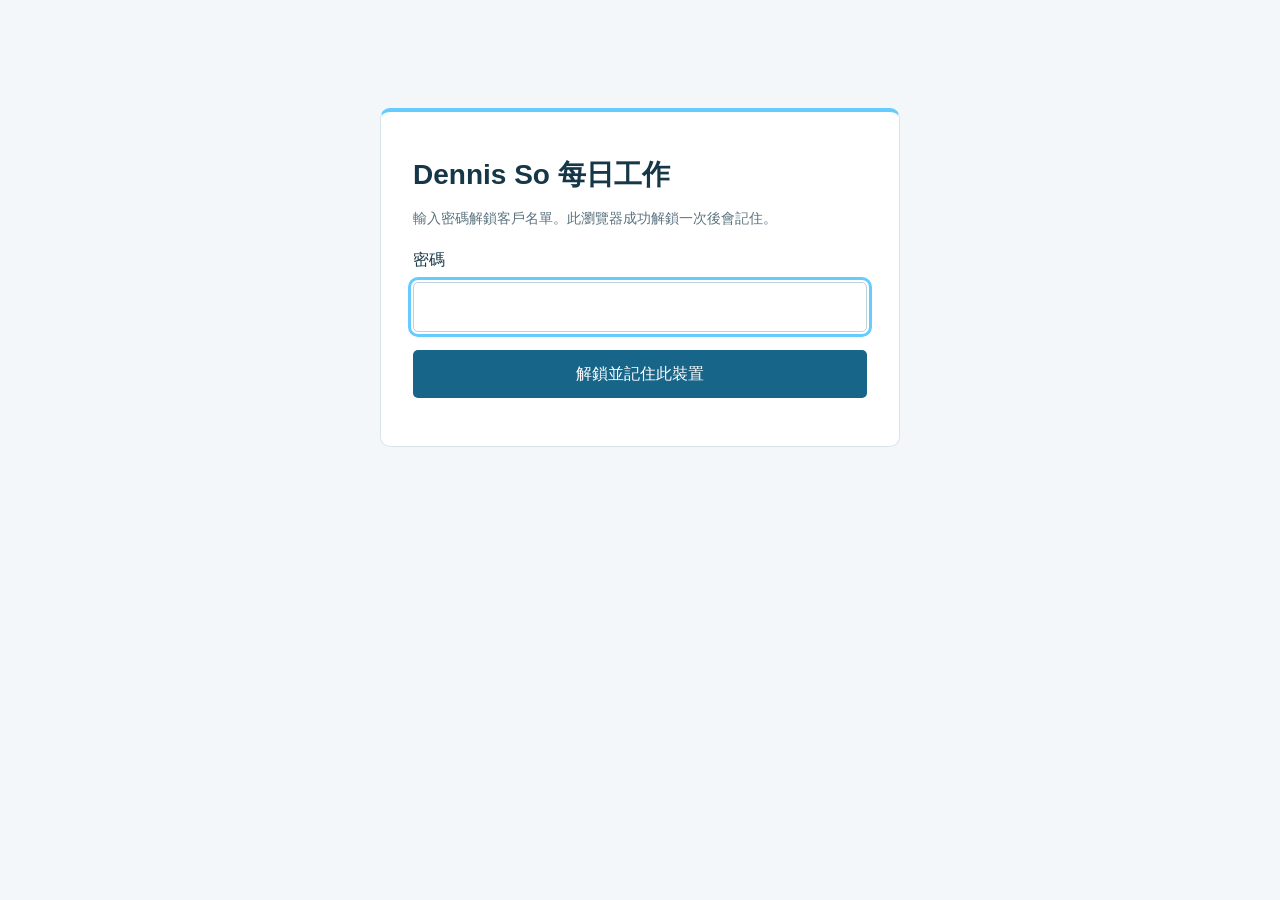
<file: index.html>
<!doctype html>
<html lang="zh-Hant" data-directory-locked>
<meta charset="utf-8"><meta name="viewport" content="width=device-width,initial-scale=1">
<meta name="theme-color" content="#214f42"><title>每日工作 · Dennis</title>
<link rel="stylesheet" href="client-review-v3.css"><link rel="stylesheet" href="style.css?v=20261020-wa1">
<body>
<aside><a class="brand" href="./">D<span>每天，做好一點。</span></a><div class="side-label">MY WORKSPACE</div><button class="nav active" data-filter="open">◷　待辦工作</button><button class="nav" data-filter="star">☆　重要事項</button><button class="nav" data-filter="done">✓　完成紀錄</button><div class="aside-bottom">一件一件做，慢慢向前。<small>你的個人工作空間</small></div></aside>
<main><header><div class="brand"><span class="mark">DS</span><div><strong>Dennis So</strong><small>專業財富規劃 · 每日工作</small></div></div><span class="save" id="save">● 此瀏覽器自動儲存</span></header><section class="intro review-hero"><div><div class="eyebrow">DAILY WORKSPACE</div><h1>每日工作</h1><p>由一句祝福開始，逐項做好今日的事。</p><span id="date"></span></div></section>
<section class="review-section" id="birthdays"><div class="review-section-head"><span class="review-section-number">01</span><div><h2>生日客戶跟進</h2><p>睇名單、確認祝福，再開啟 WhatsApp。</p></div></div><div class="birthday-toolbar"><label>工作日期 <input type="date" id="birthdayDate" value="2026-10-19"></label><label>正式開始日 <input type="date" id="startDate" value="2026-10-19"></label><button type="button" id="dailyView">每日生日</button><button type="button" id="catchupView">補發十月生日 · 1–20 日</button></div><div id="catchupControls" class="notice" hidden><strong>補發十月生日</strong><p>獨立補發清單；可提前處理至 10 月 20 日。完成後會沿用同一份紀錄，不會在每日清單重複待辦。</p><label>由 10 月 1 日補至 <select id="catchupEnd"></select> 日</label><button type="button" id="pendingBirthdays">只看未完成</button><button type="button" id="allBirthdays">顯示全部</button></div><p class="review-note" id="birthdaySummary"></p><div id="birthdayList" class="review-grid"></div><details class="review-optional"><summary>生日祝福版面預覽</summary><div class="review-optional-body"><div class="greeting"><small>HAPPY BIRTHDAY</small><h2>生日快樂！</h2><p>幸福自在，身心健康。<br>願你新一年充滿喜悅，每日都有值得開心的事。</p><span>Grace &amp; Dennis</span></div><a id="birthdayPreview" target="_blank" rel="noreferrer">開啟原有生日祝福頁面 ↗</a></div></details><p class="review-note">WhatsApp 連結會預填文字，由你確認收件人及發送。開啟連結不代表已送出。</p></section>
<section class="review-section"><div class="review-section-head"><span class="review-section-number">02</span><div><h2>每日客戶聯絡循環</h2><p>每日一位 Plus A、一位 A；兩組各自完成一輪，再由頭開始。</p></div></div><p class="review-note">使用上方工作日期。完成後今日保留紀錄，下一個工作日才輪到下一位；未完成不會跳過。</p><div id="contactLoops" class="review-grid"></div><details class="review-optional"><summary>查看兩組輪流名單及紀錄</summary><div id="loopHistory" class="review-optional-body"></div></details><button id="workflowExport" type="button">備份生日及聯絡紀錄</button><button id="workflowImport" type="button">還原生日及聯絡紀錄</button><input id="workflowFile" type="file" accept="application/json" hidden><p id="workflowNotice" role="status" class="review-note"></p></section>
<section class="review-section"><div class="review-section-head"><span class="review-section-number">03</span><div><h2>其他待辦工作</h2><p>逐項加入，未完成工作會一直保留。</p></div></div>
<section class="stats"><div><span>未完成</span><strong id="remaining">0</strong></div><div><span>今日完成</span><strong id="todayDone">0</strong></div><div><span>重要事項</span><strong id="important">0</strong></div><div class="quote">不用一次做晒。<br><b>由下一件開始。</b></div></section>
<section class="board"><div class="board-heading"><h2 id="listTitle">待辦工作</h2><span id="count"></span></div><form id="add"><label class="sr" for="task">新增工作</label><input id="task" maxlength="300" required placeholder="加一項工作…" autocomplete="off"><label class="sr" for="due">到期日</label><input id="due" type="date" title="到期日（可選）"><button class="primary">＋ 新增</button></form><div class="tools"><label class="sr" for="search">搜尋工作</label><input id="search" placeholder="搜尋工作…" type="search"><span>未完成的工作會一直保留</span></div><div id="list"></div></section>
<footer><span>資料只儲存在目前瀏覽器，不會自動跨裝置同步。</span><div><button id="export">匯出待辦備份</button><button id="import">匯入待辦備份</button><input type="file" id="file" accept="application/json" hidden></div></footer><p id="message" role="status"></p></section></main><script src="data-loader.js?v=20261020-lock1"></script><script src="app.js"></script><script src="workflow-model.js?v=20261020-wa1"></script><script src="birthdays.js?v=20261020-wa1"></script></body></html>
</file>
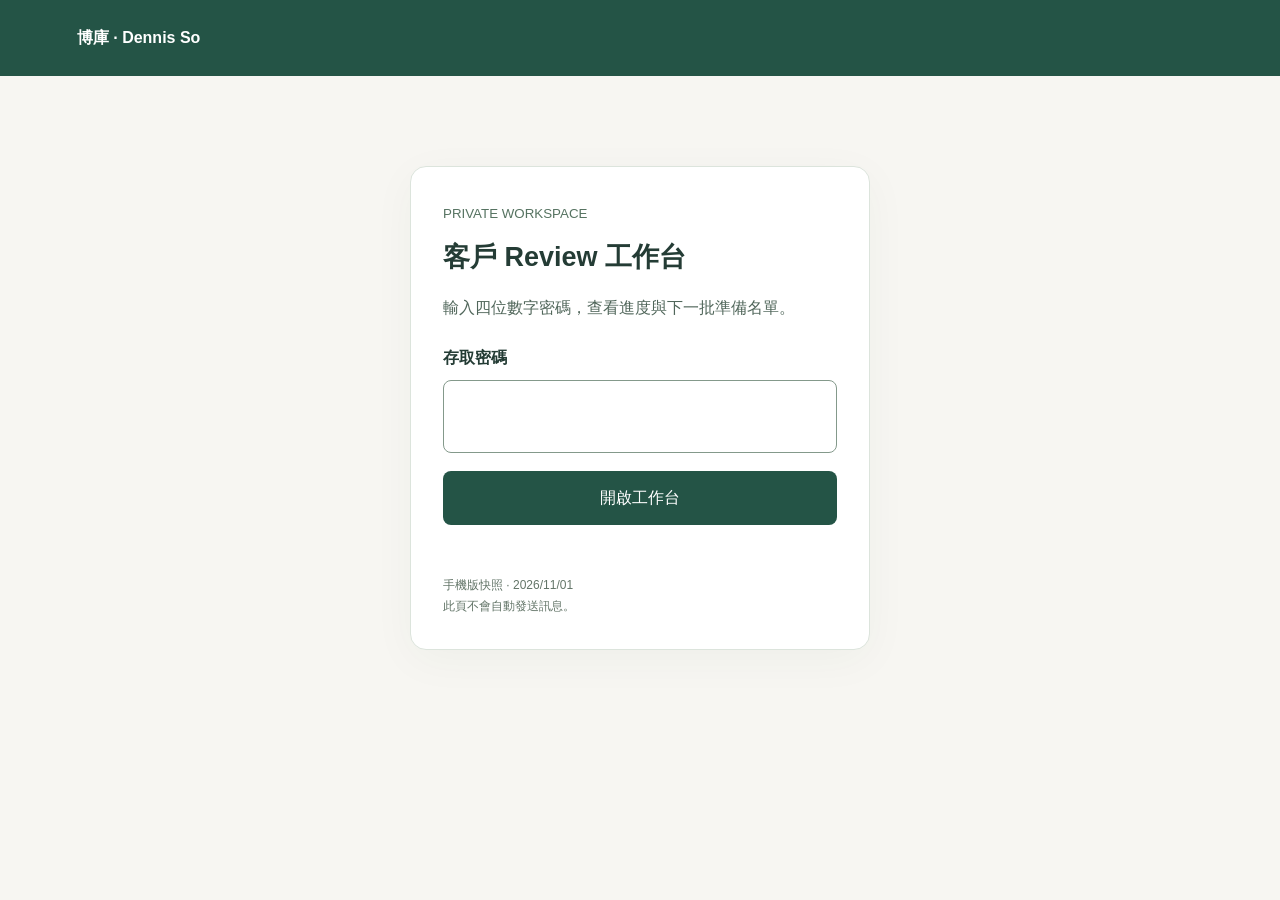
<file: client-review/index.html>
<!doctype html><html lang="zh-Hant"><head><meta charset="utf-8"><meta name="viewport" content="width=device-width,initial-scale=1"><meta name="robots" content="noindex,nofollow,noarchive"><meta name="referrer" content="no-referrer"><title>Review 工作台 · Dennis So</title><style>*{box-sizing:border-box}body{margin:0;background:#f7f6f2;color:#243c35;font:16px/1.75 "Microsoft JhengHei","PingFang TC",sans-serif}header{padding:24px 6%;background:#245446;color:white;font-weight:600}main{max-width:460px;margin:10vh auto;padding:32px;background:white;border:1px solid #dce4dc;border-radius:16px;box-shadow:0 10px 45px #1a44200a}small{color:#567361}h1{font-size:27px;line-height:1.5;margin:10px 0}p{color:#50665a}label{display:block;font-weight:600;margin:22px 0 8px}input,button{width:100%;font:inherit;border-radius:8px;padding:13px}input{border:1px solid #84998b;font-size:26px;letter-spacing:12px}button{background:#245446;color:white;border:0;cursor:pointer;margin-top:18px}button:disabled{opacity:.6}#status{min-height:28px;color:#91512c;font-size:14px}footer{font-size:12px;color:#637568;margin-top:22px}@media(max-width:520px){main{margin:9vh 18px;padding:26px}}</style></head><body><header>博庫 · Dennis So</header><main><small>PRIVATE WORKSPACE</small><h1>客戶 Review 工作台</h1><p>輸入四位數字密碼，查看進度與下一批準備名單。</p><form id="unlock"><label for="pin">存取密碼</label><input id="pin" type="password" inputmode="numeric" autocomplete="off" pattern="[0-9]{4}" minlength="4" maxlength="4" required><button id="submit" type="submit">開啟工作台</button><div id="status" role="status" aria-live="polite"></div></form><footer>手機版快照 · 2026/11/01<br>此頁不會自動發送訊息。</footer><noscript>請啟用 JavaScript。</noscript></main><script id="encrypted-data" type="application/json">{"salt":"xtJe9o+/sT6dAtdmpsPnww==","iv":"DCyl06xrF9FVEsyI","cipher":"OQ5OmhQW3IC/3amV8eO+DN+Qt0NodCjI8zhAi5+WFJKZhlih8wtaZj62y4wurU3ImZhQXpwImQ+lHwQ3njQb8qFGIIgeeubC5cst+6MPifDM4lrcPgu53uX46WynFXGwQ2aOFXaMo6zPk4UjnFrvc5gBUoisVF+LJsysmx1M8zbcoacZGEWsyw0z51UTjYfxopV0h+9T3XPq/zEPxK4VwVv08I3NbxDh1aFfeltMYw09ydXvSEJNcL24vf3qPux2KBul50YqJZhfO544IKmxImZBpCRGNwXaDbw4Fj4/nXge4Sk/FiQOxWneW6sDljF3YO+shj8hm7yaeNnbRoiQHVsjlue5+gova6XqxLsdV3afGj6TbZs8PSuS1VMCXkx8ywOAFWl+CxWEKyJq7WSSNo5qPUTShasNPAyACMtkq45GU7jxvJNma/N1E0s5/R86UQxwQWUrasRPwqagrYxE/RFZVBBxf8yPtAWiFyAgGHZqIBvZJpIu/kart0dLk18ggOf8a2I/QcNGz9bPMirG3sL/dChxpFqbfmeOgBa96rhmxyFVaE2S4CSk7Ze9lQRC5QyXLKOmaXM9k0HuYQbwkhyr8If4IriSEBQ5FuKRL/QqwlCWHA1XMUmpfhJjQcZAuoE4SjxJvaRAXDj5ODNaS77tp5tIfVTdijAAGTOj24/3cAUmpD4hTO6WQbOjpaLvFO7YzMdx6qlDIgfQ3ireR88eUEiZSLdH5S6K46ESJg9GXc0+pkJJ2z9yj1M0o1u8Y1J9wLEa1yZN2LHuBziEeRxu1PWlrgWFxoCE4w2PA0+o2BL/LxxgUm2R8Po0iV/fKUJ0OjWxebr+kMiX+IzteSvxX3RHmfHFsv4sZLb7H6RC5yie89ubxZzO/d5O3/GGpivu1pcnapQUP4DKU4R6OCkGwF/k7Cedt7KclmsR0eOxD5G8tB/QOhB8RcWRzdRCI95uJsWU3lSs8i+BucEqeim30Py8wmM8uZtSITVY17TWz9/+/olAwsDFUKe8vCAW6v9dsY1mSCnAyiNVzLg8c5LsGs0lrX36z0U+O96MFYGszl651u+W1qN8T0+d7+v+R9pUVBMsrXw3VADEbDEshaC+V+6gxJjsluhPcg/9Tz+HoayLymd0r+qFR8xcmRBVwdqOvWQxIJaVBOf8F807/yAAyi/QNxyoua0+kpMg91/YAMiYH/TvtM/2rKoduWZPPmfzT8YPUs1Q7y1907ufHBR220zybRk++NnJXrnITXrx65saBN6Fff+ioUm9rEJ3432RYkjoGcOls8F8XjoxfL+sjS9v+pZy1MLvxC7usZnq5POPyoUZo36Wa6ESeftJGxjZAiWUgIDDU1qu+bH1B/7p4n43OuHF5Bm6iMFUTBuspWj0KsDS+By7gPghXEE9O10/N2a/tCzk7zQaV4H8KvgNvSJwUCA7iE4aWn+gDDotjSk2j1nxyFieEYmuB2k+Komo5iVJtApTaBFdDM/4jRTZdCr/[base64]/kFjRExNIAy8b8fYuJW9O670scZuL53HUltlJ5xL3OcOAgpImRO8HtmfSxsF69+o7K0u0DX/JdtLGuxCdvcMP2HeYRkbH0rh5DJHhDprvAmirNt7ZB7WphBIOYClpyZuaSls9Xc9TRVLm6lLAz/FTNtYJtYq/d7R2DU7xn5zfcgIuheNx2FiQRBsnmliZmkjip2VBTm8bUhe8wQb4MzioOBYpQtSc2hG52AG2uncpePpHKf+/VdjBLcWl3zwyCbNuBpcEFngRF8++EzGluN3r/nQDtZxzIiUrt1k2zQD+TklSIfmicLRXjcS7jDNtCvYnbENbgHozkIIn1Hd3VTXWuIVFcqwugiM3N0iHbGOSVwUoExvFsu7e99AdkCcmAEd6cH9RL4yZxF1UJKzAOs2dQebQLimxLltJwU5c5ixmSC8ZUNYdgIjK/+YL5klG501b8bokt629pbGqzlSBdHR8HhNK4xrTQckXFrddlc1POKcIXJTW2uRuHYt2VEpbAdQ0WxL3IXi+SQc6dkzrkAFmBUPg9ITzAKa9qgJBHQH5rUbM0V7KPzQui2oExg6HBLxVoI9tsth3b4igFV7uF3Ru4NqpEv//GBkjckGUQAC1tqmeZqTvhONpg+ITiaEwh9ecHAWzXgN7RcR/uJdSmgPDo6b5jmv+WIKr2+IxOBFPKZfmPXFO69wi2HQHLxEcVA3ieUwMDNwnN68uu4R5aJplCglmiXR/8c9EmEVbOG/DRBL/rV4SrFgejVIDvQax0DcK88g5xBokUiQ3xdYw2BNCa9/NnmZvhPU8hfRegJXEiA8gVr5aqxS1o8K+seu6E8btA5RsNi6uB7BdtMYWZ5GfdeYqDBRpaqX1qCq0vDO+OBRLAAxgcmDlgjejXUwZJtxLfVe92ot2/WH3Pw+pQ+PvuPSXeswNGeNBNJmU7tig9OoMYlJPLSQrAmj1bgztwGGCAI6dc1PFyxxotR/7IZFFp2PoaSmTmZCvWaUpg8iadYUdZo8KUdSlc5Od3MHha3w2T8mIWext7g8WkyLFkyDYo4ttQFksJj49ic21uZPXmNCr8M6O/W3AZFvfn9/uEUCSHEg6LtvZQKU+9Pw+7lEQrp9Hv7aysudnZW92ZOn4FulSbb+HQ1PMulCjneQaJ1ualr/TlEkraPfU/IWGqcKWdy5pomCZFRUDhWU87uR8d3yNX9gHU7VrfDls06AtROZbnuDfZKebDxErcZhbRD6yIhI8kk/XDiEwJR+6+n8E/eMFSJromdfrO1kpIK5WK9aqr/HxhuvZTU3kNSHMw34w2p0IvsZ4yvW95HlRoBvU86SU/KLn+EWao4zXcKzKdhiBWa37wY1uXfakukCNpX7Edzypz0uaGTO4Xzb4CgZpP1CP7b2psv70QblVIf7pwXSsTNIkowxc8BUn+XkTQzh5cYgIWFv9diK4RdAhKPyiKQyn7qtYmlS8/mj+hI4mg9kUPsCmnqKSZMG5jaBt9anGjrj1Lo5MNbOuLRJfmXwO83VMs6ZkgjmJ8brUzVZUCwmJ2nGDDrHicmbCYmluZVc/vBxPSwzwAdDI/Pmn2YT46mUNF8Y/mtuBu414+fAoc1ozCWSrtjJFM3aZADDCV2F04GVr7xmbqUrU9TOhSid15Th5ekf5RqelmfYuV36iVsR2mvZ0s0yDscfJFIlPl1keqZdlneHcQRBjorHphF/BU8tSEtsD2dHQlyiCzkqrPewqv8E1YFm++uMA7ibxbqjWhbBJbeNdGVqAfYqbX2AHtHQNXFr+RjPDo7k9iwUv4VILGrHHEFZlr5BYyrcLRPyUY1SxRGoJsJcaIWFQdAKdr3vv+56dLGGz+eKKsKXho6AEdTO/vmGyLGdVXdCVIoKT+MNMvR8QGUJQ8DOUfz345pyMdIUo/qPnDXzkQ/1d/ZcMKlxfqlJDDUvPe8Es2EOe67MIFfV+YU5lxA85LM3sY9PEjr/vA8XJ5bYerUs0/GZcouW5/tU2ru1dgqaKn8QCENOjKPIMBeEdDK3tIbaMJ+GRti3SiGgJzJTxzmUH5+x3U6mz8Ml/KZUYkDnO+6vJb7lfHl8kV/xrMpcssb7FNsjaEbZ48NhrvJunP/MW04SARqXua7N0HlvMN+/5TwuC/kHAXiOExyez2wVZOSi7t7yx7vdS/+W12sZYOBQsYQdiOPYIAy9tN+/hmnQ/kUk/9qiErjto1KAlzmVS1MdkpcZpwURamGthS1phuOGZczDl41yWzPcQnUCmygQ03wDrI0LxzSgGwM6YhuAu7Sa8BLwrrBNIfafwjfD+PDAhb6bOQY7vK/SQdS0FMuJo5xitHY9tbHzanjsatg6XqrIpuU5fSEOb7J2a86UZfrS1RoCtpyDKg+8B45cpz0iR6362rUiXfnDvAjTS1D+PfqfD5y88pHOO/SWrn+Q19bVNg1R2kF2vv5TTckFCsLkrAFXYUSynkchd2KXIZEWnMho6glg0IOrkXidtnJw5Vlc2mItSNw8dklfcvd9gRkfIHEYhKtvptNowho9Tbp9lccCv+v1Tfjy9aHTM+C903MjN6HMP8Q9EF83IpVjW54ZVELSThZGsynTZl6/wdgup+rsAISejP3Hb/kah7pnHVlr1goMitNzbT2wcNwcBhnEjUgy43TkNG3za3kVdYitIxAJQ309VCFiPebvv0WMwNceTZYk031TxciN9uH+Wa2mla80scvXLVw/5us4l6W7nQ9AVR8IquuLYbXv7ZkHiIZF6tJ5xtv/ZkccCBgqKLB7aafVgsBZelGHTjv4MXcmr/fHVxY/+IFz6OO4vn8hpcNu7j6Fk66aAmqJY1vqreID8GOaD936BRJwGmU6Y43dinQcy0Gcohnm1hrVgkxZJSiMowj3VdV1/lHmmqPKQcALPPRGztso/fGd5DvfVB7SjXkSTB2KfYv+N5GMzhkzXNOHvsZGmNpEiT5T1+ToBFRMJ3N0q0VSM9j/YGrE9vVhDN03s6cb0LbvB9oW0LZRvV71EFtJoo2UbmVoO87StLHnrmjnMnbXe0BYp4DGqPKZYJhWc3aWxP0K/xdvvYW13bZyMxi5ImWsH4ichUIRsIwvlcyorOeYMdISkNK8RssotlGj9KGO/I+KeP2Td42xdwIvOvaO++eY29dhOrMH0NO9J8j2Jx8DxsbkeCvheHpZA1s3vkMFM3z6NT1svntjXwff69mSv70KjP1xFdZk/ugGZ8R5zZzlw9JTdAIJA5Koqr+LpluTzF/cGxVamvwAsIh5Ulio8s/scfvWXVa/4/ODayN42/Qu9pdkTYKtF0x1ZnGYYd8jxuXH2tb9BngeoOuHMOvFVELDDPUl+mzSe1vSQkLwJcuTlmRyUoBmlGIR75q0XpP8ZhfqO/MRk+cDvtKmwV+ojGTuTIdFFr40ESJXBgS+uyDeg2P5klf20L8ftEvS2GfKQ0ZmbBDJpPptOGYaVtW+4gPUcE8VwJIKcQdKFU6vfz1CJ1Sk2jtTYHWH8IKpSAgo95bbh4rbKWGS6Vn0DuPoYemMqI01eRXi0N9QvkO6pilFMC/cx2N80FHbY2TPmfHQ/E+r5f00wdKgErekS5Zc1TKfSQlnpJqn7Dki76lIdUgRBDrS0CgAP3JJVVmyuXsjKbqYj29YTceA9xHBzSMEkPqxEr58M+62lsfb1zGHw4bTNgHAq//HaK/[base64]/LZtC7Cv+cmkd71H5g4JWky0HUmt2abY+i0EF1n+rIgfnTwM/VeFFHyPhLuQeYz/3EAHZ65/qaYykXTOSVKJ2IdmC70ldewD2KjpYtDf5+1ye9j2m+MVW5U8RyKjxa/y8Fu/dQ2O4lBcyP0LqOBsKMUL4iMdgfG/PBgSKRDdofiJD2Q2PFKMpVGrFN2k1SItKL46jY1dfzSQPQc618GrGnlQWysVGWlFvIiThA7mgqgyEFR/hB5ruMGcr49vomTEjyweTWTi+23B2oso7s1Zym+vR9MKw93Qbj6EV8T4TDdmeb9YFt4Ayw8kQZu45oAzo4oUG4b7xvhXm8F2MBNMcXIU5xp6/73GjUVVxbAlSDVfPsuX/gkDHJ91z2syyB/+kyx9l0OmhDSawgIQXrVxPjH6o5LAO9967nR+qT49poYlLSIAQmDeybjWKNuJRSmGXgAF/jG3IHntdkwK/hF8eHoKk4qhKIcz2/xCuwokneECI8UZEtMzCnHyXEzVBH22FF3S6bEZS8I3NTozpdfoHoC31pOJAjIXXKhjxzXgTItBlxHrDLIsuHwE3RgDTDTd1QGRba3+ecTmN6C9UIkF/ZfuOo0Ob60bfgcrLzKP8RffLfOAcPXftn3jFqc5mjRnc/xIPApJNdmpbXilN8xNuGZomJPkhpfSy+zi/pFfy/B7pz1WT9Z0POm8hBPR7U4dZm8jF//JrSIJNWTZP0Pw3Z88QFr5dh7uyWmoKn9P5bNV9x+ZQsff27Orf+zVqON1O6TZ8scOoa/5iw0y4eWyJcqVKu3AHSQlnPVt46KopReUImEOixvPQnPPnvrKSEh3eFzXKcswAAhhKe5HBOxR0GTm4bKLpdMaSuvZOgxLSiOpxkeOXQjofDCe+SSpx8qGiUGvvcMulXOO3lFMKYphvz3RMWwHqBavbggLgT6e32ttX6F49afIKP++OdsI/7vvWVin3j93anrO7ZqFiUelj72NxLb4wmPu4eaJuzyf74L4w9TsXf6Er6nJmOVFU6EK0npULHHGZMRmj1hYWJ9cAChNB2+lwg/+txYBBPpXGXkeZ0pxc8TWsj+0fb5He20WqPTjHZ+2LcehFywkH4CUSuS1R5t9pvUK80Sdg4PNrmwNGSxlu/XdvrNjBKLmeKwcXWouSMBF/jeWn97huMjgWVne5YCcnXhIUBnuLSZGjeneIY8es57AefSmKfCqWjj8eRNn4gYtW/k6TlTTGS0T7QeJ+2JY1In/fbfiuWEIiGRglqb06TepE8vCGOSq46OplpxkU8gdXrDQUDsB0IkqlChLTsDrSrzByOXdgdvCFOh7q9IDWVJY4ecLeFDAN5pb27KN1z8pSDEpIlStOJ//gddNF8+XPf7B1ADPn2cYjmxHIHCIxW0zllkGtKGOalFgpzx7lKUh+8q/Vi8Y6WUEgmfOURM1uMInBw5/krB7ii1vqJKt5vpToEH1eRCNBgvQRhAoD9qBVNZEwcFACsVHrjn15pOPHmi7md22i1NfSzyUmXXdSXKr2IsQL63xTI6CaeoUjNlfQHcYUq/7rzb0auTtUBldfhZlRA0SP28umO4+kJer6YyDx9FMPsD+hz430r6xGe0HWGmj0WU+ufrXx+dw1ItHJcKJLL47ql/VZXoFa5Pb/AouxdCNJpWmb2i5ZgIWHSdOdD55C5Rn3GzNcdxWAG/xLitX9joxEBACXWqnr/G9WhiGJKe5ZdlyTVPiOEv6hZcgtLmrDLXyBdseYBBe3E+qt9m1lo0YfQEtO6IFlSrOYyM608XMDUlJYgkDQIdqFy3q74vEgAycDjtsNPfsiSjwJ+5sY647YU7hA1GDgxwcWKBOpy2DThiBNgO+DJHqI9wzp6NIZJkBye2F/dRaHG7wWKMkeb2AKi8Cl1HV164xwk9Fhkraa5zwvXbIRm2m5F8JfKzQnnpus+Updt69H8wbNkrPddDN+P4yM1SXCa2x+C/e+daxUwcvHn2c+wmXfnKWRks+vD6TryvoWLmRAhGwDeXXEMB+Ip5i5Wlw4i1JCYBLQGeDyJLrXkBtM1D3SldaQKJF5Bjk8dhDzz8b4n3gtdc/wtKyrqJ3jFOj8XzdptAzGVFUXSEE1auqKEDRcRna/MmMfTZ/3IynIAdHIxyMFUA4gCfAxMfGd3GRhZx2f96ILSSZ+mCOvXVzQSGkNSWLmgz7lGCoxm95URsGWTflaDDmIUPLGZs+zJhlxqzblpdVBuZ4dHTwgJVrTEy81SDsLy0v+8SF2JtjwsmmfEJPadyAP03S8dMgs8987/n3j5shPxmYmjwJfdrBPzSPeO8RQKhPvpRrvBpS7vx31EblmKfiWJbYWzBk6GvegXLSvdtbKTahyA/Ydu5+MZuIgTF76nEYqmuhp1oJnHGyR7yN2VU9jPdF5mls9zjBmD0eD06CB3DSHOBNLOrcRnYaJy0uP+1lbgiVLTeb0DhWkNdDD+9G6msXbWuoX3JXrAYvbDoZjvK16fX5o61r8jCqU/1s5jiHsA09iWN2Bb7yrAFne42+97w+sgXr/rBgIP+N3Zmb9Tb1fG2cNR470mz5tNhYK0mG9C5i4zrlbo9cUJWrzGSNTqv5bC2q/DhEQptEokLAOd7QBfz2KGeKU61ooL0+4e95zhhrdqSX00+Fe0I+8FU1wE6DLGtn9517PnsfAqb0clzTIhAvptAXHT/i5/SQD5++INCr9LvMDIp/u6gPLvz+nV8+vTRYh/3yjUxjHV/bPf0e3IVuH/IrdGnnUfichCdecQMKhbuNTpmpXPER8zvwOBOQL7V8BNeS/fWm3RuSmhXnWJu0/G1CmerPKRw+c/ht8y2JtJznRzw3YYoaf1Owv3kwJQ0u7I3wWCxeqNcI0mgxt+Z1ddjvCipgf3kX/eSvO2hzhh6cVeaW2AU+4ogCxxT3TdlV0DHMbJ55939VaTxfQnALW2VWCNIJD8CUqBj9zJcw91A/nqZ/TVXWBTX+dLKARtFU7UANl3HNxC/MvUZem6s7MSGU2yDv3ZzTD0l/yISs2zJlMeqjDx1p26csaIKHN5iyYPyyKksEQMdlsC+6v9rhkLYIh+qKuU1Gzr9SGs/zv7mnmezBPDLJY9IQVuJxIX5mAdfSr+srpBYwGdQVvjegXtlE0+9lOzgOIA6bwx8zV70z90ZirdbX6vVhoifUKrsO3JNe2kbGmeKQ+O99FkfztBbLcoOtjGNm/6AAVhY36wspn/pPURuKgPNrNRXsNXuKU63QLvouj/OcBCmPcbPIanFA/fr4yxxyGD0MTI8l4kgsdSEllfag1u5fkXBlXXb/eOX0vBPMj2UvGOC7TS9IRS1Fd7w+fo8Xyj372VBhx4F2yY+o9kAPxHa5uxfr8BLWf7JBsBaj/IWp4RSqpvClla/fH3/w2US5+XLthK7uEmu+wdoFI6xvBOr44ho2JWsxx5NNzjJkQcngqdOLCOwZBkEm5H72L4+aZtXWgoY8pMtSOd2i6Z8nXejMZ+x+UHO9bxZTal3diC1U5Tr8dcrQXeNfnMvV4pwnOJabnq92PttRx6n6PqAhT9zT1vDXcVGdMmfYoptobbRzaSIZUf8X/kS5UNERYbY2IlKuqNP+3PjiPjRNWvh5CjyNes5/JdiP8+0Kqw6BBAPbrKylcDviN9RBvxFtgVfUd8vy8eO+P+4Z3/AadzNakURp73CSfvAuYxEu2DKpHOMCmYUvZXmLIiPFW+N/cLVBSDAxzAxrifPM1WtrLFTfm+CEMeKrII/m0feMB1XHEi6pYBkAfEWeDBBBBmyMOquZYZVl0Xojvmyj/B0dxYflCfbP61NLrvwlpk79NzoE00ULGyMKuVZbHXCs8MacN19bT2mr6DWvfvDcQ+kEfNHf5bW5DNXbeux0Id8F4J9DurhnpMsrwqXDqQmcb9DyVHOw58RFGlc10r85yJ8sIqF4+rKhoQuP48EUVNtA2t7Nmuoer52/Uc4vZLFQf1kTHGQVyYTu9zAIHb3vtq2QDsCc/nyEp6qtX8sGE9zp7y3KOrGqUoAB1PhfM5m/qwaX1YiVpuEgGWrPPknM1RmoN3f+dH1bO/f+QvozFXzohny1D/bKLNrYUAhTWP8uvktTiU7ixtiaXg6+r8viewFBR2+8ik+qO1IkSlXWGRIDCe6MzzpMbdKPDRuPd7ef/[base64]/gVwsgKFbTQA1g66rPgVWt34uQ5yM6p6XOZu7ustB3/wcJnzG4RxUqHI1cwOiYOmSOHCbewy5OwqyHp3eXJ/ShjNkxgHzP/8hMcBOhTiCTuwdRjD88DWw+gIZRd4S/ukcqccuaD6OWy+YyraTEAA2xT5AoAvKi7HMPrIFbO+rW+xPXZwPJpkWjeOyuR0ZZKam0n2fNVnanvACmmDhDkm8jGDFdUDw8dwgg4UQLimAjWgNJzAGfoiPVhQqE/KNJ+l3t64G9fPa5EfwMdYx+7X6PevMPWd6IvNxw0ARREvHwdsq0Jk9u3OiGXLu/qQCCO3xgpG2vuVV9t4Ht0Bx82LmkmK3Or3rBMxpNjVcfiZ/0K1QKTmg5R7pHhNu3sKTY6+Q+LC5cHglvRiI3kDJLnmVzaviXwLAd4p/DajcvxjmQ0lmAJHYtM8DYBbVhL3ePyk6H0UMZev/2dHtYayVT2hcO/b+u2Nr1Nw1LKKh/+R7ysYOXQVJR+nMCbpBw0P9kkVRkaE5cSLucuk0GyUPFvuM9Oyvuz5//h7XjIqa/UVSz9Pfmpmk7bEOsOo0S3U1CjDaZbtAAYUTML4203HBhGDOyIE/z38zBChvy4HklBxfTtUGI2DFnnP3njZRumW2T7jzT7g1j3TLg8oaaz5vEqmXTJXSXRuVJMZVEiy9Ng2uM+LfPUIgOHlMDJi9k41sDzOossjw5aBjy7UaZ3otcQGj7OK4r+RB/ovRArqku9lBEtfPPurmkN3PSIKfVORKdCUzKs0oRfT0LiputTbOVH4mFCZFHAznnzIHQ8ZJ+E32PohfPuM5fmgHTkc19jIFeiXhCVNS4R+lFjttcSuJvKpRxeGX/yMxxDArcK8ML6OwgAYv2LUg+IIrcmOqZ1S24ZtBthFz7KUIxdtQ+zn2ic7Bv49u2cDw6e7aU4bBRLxupE1w54EKz+kHQtuFz6tJk7H5a7j2TWvpvx58vF2bakeKyW0YOohKeLtuv7f7S3T/0bL9lLlVu/lVtWRsfpvf37pLcLPz30Uxg0GQXgMmfbSkKVZugfzEoIo1woqJriq53vhlMh1geM0x1fso5qY6hKM2XXJbc+Av5huCD17tYdwk5R0SPKkfqA9nEeHCouX0TenJpU3pdcoL3KVRGqy9s+q6rbMdNQoWSE/D25XH81XNCsoYOnzIGltjugXkIm+9VB+Hp7BvCoJ7xwdcDrGHa++n6XPM5+auKfCntAzo9Au7ln8+xiJhybuQpkfeVT2q/6JmofRD/[base64]/g13sbcZAJOKVR1ASWASuiR2SKyGZU68xN5irTuVpuUhjV1LdmiSgfEpRQTKO2aO4iSDh15YO/ZsFwG+sbSM7EADAQTy5RrogaY9GLVfBCO1Zu+drw2UrMvMI6xcvI8vRu3MhH/Ysjz4u3uVvYo+eqtYxThi80mWClGwOW217bNJwt+b4t1U9FxYA9mdhUD/MaL2t0uCKH77UeB+fDJqs8WWjTqjSILALrx9gEf/uKkyv+hTxFmSK9jrwYDyOVuH30kXnk78ElKMfgT0IXOecFP0GHA6KuNUlpfrcLsQAunqEKpDTbJOHCmV4ScltQ3HPuRu0OYfMYhweBj+2VgKbZKwgeX7lakZqvrgBHcZzMJYMkIUyePb/rnDj55Te4hJR+oOaRwK7XAoo4Na76GMwjy6u8DpQ5v3gXRGIMJygwgptMe0lXiYMULCTCIA+GEmPwpjFuNdzNNGHywTxxGSTkFN/kI9dBZ6juRnuyvtq9VulYIMcqxTu4zXBiFjpi4NX+cyqQPA4gP8ehLx5/7zE9YT2XpVo1rP4tcWMcBIJMLdqRzTlZ78NrffD32LSkkazPfqKLkbOshtH7fpYIxtbEoA18TjD4NXOaGugZOEhKPngL+z4Qn0YPrbp5YCQZbB5kq2QX/8kedPd6FojBCju3lja1xAB/qvKINlOBLtQ5s+/[base64]/8IFVlSigyfnlCrnclDkBshttmekcnkJWYlCzcPfH48wDxCiYve3ondYjxa8Jnji5lbvVh4I6PJz1IYIpzXX7154tWKZh494ncjH1X4QIVuZMv2NYQ3K5pOOaEZx5+PuPuXhGbfksFUa4rINuXv0Q597zt9zVBcqpGIB9JN3q5vlCgiBYSHb/vF+RGWSCMqrCfhxKlyPO3ue6Iop7u/R7awWgPXmZ+r25WlpMxkpR5EHJeIBgLWpULdEe9DFFdW6HlGTy326f6k/7ATqotw/NG/IsTUnVAbBnV+UchbJcf4w9StETdWQZq/CxZrrTp9Rzj3XsX7rmnj4a6FSeZ+gzSX6fKTALnL6imFsMA9zLjcROMIOVsdnNuAIOxoHW1xEWbbT2OgAyJdRNcP8+66vvSqjw6Bzm9J7jQFGoneD+yNlB7OydgvHvFxuoUDR/GRD0aMxMGMdZKYe4zjTeRyYeE12/oq9fKSZOJIQEuSw6EHxuCc0XWC9AnUKIxcL110R8UJbCNmhrAV9lrvHBWViaMvZOhzAtZ1oXyDlnYis0X40n2AqoGjY6NSMJqeFwcIRGSE+e/y/L8B4HWNrko/KwsbT/cVtfZG6sNbK7Bl+zuGkQM9AqO/5DFFZU/gkZEEQ5lIMoXIdTSxxyd1bThlbcSXh2Vw65y2HJqFcJy6sLeBLm08+6sg9DunE/Ec10QMwb5H4kjUdJMazHFr2cZN9homZiCSvg+FGJ9QsCBiZY7SQaBx3IfoGHWpL0yTR2LugKNIrTApzT75N9W2xu5oDZx14s4gedSnqFN2jpNdfJO0TdOu5nFv9dWMu9N8VLSS1eENRWzdBYV2ZDeyv7oIpaaSaAItNbRd0JWqYr8fW1Y/PK2AhUGnC8VCWtfvxNhHTOF2v8Aouc1V/T8z4IPc23tmz96OUCd6CKHZlifBfIORNplSpTKt0j9t9Bgg9ZQuC/WXf0jEy2jfj+9HW7PzgSPau8sGc65HVc5kzt60tKLEqWLZgI2/zSTwo9Z/V4GfMb6ENVlMfNFM8xXUDAK+QPjbbuqnmaFdYBoLFgInh12jgFXjyaGt+aC4CFhPIR/oXftGWlio/R2aKQx39a6kU3YdlrLRaaJoc+qlosGvLmuyfIfs6OxPXFFRZDjI3tnENTykMm7+PLa5lyQe5JcKy30yehvzsiFBs1sWf9xO0QYF91jhRB7r9NDNGq8Rf3vUUVWrTGC/bl4awk8LJ8dLbARPNijb2jviPU5tjjzQWHnMAcpgRDDmVAlQpx7hQSi42vmTx2J0AGPpPWnpWe9O3BDEqttfb/tEMZqT+u6GphoR+ieIKUTaY148BM5r9/lvMQGzoMtCkslB/JBCW4YsWqp3YwlJN24vAxRtFX3RTzu+r0BiV3AUlMGf8iVkFykG670h0XLb9T5JhXiBMhRYPHw12nhQYtjdiuVjJPHGQUF7G0wh3UzBhvt6GWgoV6dxFuWa82VbCM8FcBSPwwHHzZpcxXO2lQV/zDVPcJQFcJv+oC9SWif1eZQ2M6n+vRadZmHxtSBoMhM2lYEFmDI/JK8rYrlOBRT7f1Zj/eUNGCRJPPnYSQp3MD+YVE5j7Lpk5/xKHbGqWkwlvPJY8DNkbBhW84w1QXpBkSdBO5gZCJKZFZFXmU4+nyO46NLZ73Xm3ggQrRmMdVvzJK4XuVwl+JKjDj/WfeL4WXj4DoRd0vtQmR+4lbGDnqYv1nkcNmAwR2vMaVoja2ZxN2jX1yp7PTuqz/bKXcrqKfME6PQUG+ozvv/pGimpaWMlx8oSsfq5wFR1mejEEDhOPSlWDlOoCmfGHUl10DmHXcFjI/mE8ggU217IRqzdUKWlt08wJiVeYlDcw/ubJQ3Yfg9U2vh1KZzbmLL9CvUOsxwLAFjxM2VTE80rh1D17v7vDjshrkKJfWeVBgkyJwPszkE+UykR2z3k7Z6KC8rGpcUJ9m/Jqkx9CeMTnv90xnlwRDGo5bEeJ2rql2BG5fH0kQ04WchbCLaAWm3X0jQK2gamc/EYI5F3n/VAVzN2kOxXHFbEDL2wpNWICtCac7CeR8+Gaq691L40u7QUNFUKzC73azkgmeziZ86ysFszJba781vw1FZlzA9a5OL5jeZItuR7ADW8erFU99XGHOL5k4iVwdwXAB/nLY/++lbmOuPz0d3yt8t9rXPgjnVv2TL0AmDjxepCOptMUg8R6bsketGyy7wYy7so3W0LWSfPs8U2TBLe0w6I5PcnChVFeFdVavwAl4W8r5JoN2pNUKMva/Hfjv6LhVWoyDm51sH0i1EDB9H/megI0piVvs156xTtmhkSBvYCIqt/yszGgto3x51IZl/yVGxHz5t1HEKtjoWqbSQvSYzJGhtSnxl2DlYfYnqrwCUXs98ynj0a/TV1SbxS13LngsX0kRkAIsPMQ5HI4cuUkW4bMDlgh42ibkmHLZrOAMxl/W628Lv7y6f3sVsyLHfeZBTRbHMGyaUmTRfCEHra6ayx6X1oDPO016CFzSiSj4SGxKYaamhW54d1bkd4MnMx1ZTZvRzhfGSwEyKWSeG9UK76jBrZGo/v4DxcA2hZURWtI48/[base64]/jT9KaIW3MnnO+CXc0SoCu/KNTX5n5r28NrhBZsJn8ef7ffH5Zma1S5q0LTWcCQm7qJu1RYy60lItionIURENqa6Rs8yFSdORZkyEuW17fAGzBrDImOOlZS0dBXejPTF1YA9FIDa9lVmBho5sEtiJlG8DeOXsZJW24WTWxLLDbSXUjSAbduhb3R0hD1BLeN/420lr2xSZQSFKjXMcVz/[base64]/XScqOvRWPpiK75CtBdPrpCXPac/[base64]/LEGyiYe/qM5Wzh67s28GmOb9icjgOIp8xc4kweKXGGqmFmDC4kKEm1SOC5wBiwS5FqKQnfpcbeu7JgQssokXBMRKUvy9R46o0jDXVqf4YGVOm3whmwIIMVuqbo48Z2el2AaXMghLklX+38/L8nvVQb0pEU/TqGr8JrQ+CBtXdSBd0FF6OhArkhEeJYAxKVWi2vDzfzKLJBwj4pbuH0FSwNx9bCllpxhPSGo+gVGq4x69o1Pm3GquxaoEouoZs9gG9r0EMsKoRdjG/6vlGUCk20wriKCiacSKxy6XcSd+vYZv4FBt16zO4Subs/xGmcS3Nml8cueFcU8qFaiNnvI7QsHmaV0E0mN9I8tk4keJTm5ge25vEoImUE732HYTrv5DJoqeuRh8tjzSJ78ZEMeR7bRR7oC/f6ZVxumFgQg380z2HR79rg8HdXmnF3/6oJ9KI+thF/gMx7xpsa0t0FWVHb2ThB5jizYj2DQOt+5fMCEjJQT3GN00aXaiG2zuyh4j5pmqAy/I/SCosyOPhZOZ6jcRyS3Q5dQ0tvJokHQ0T045aYwu+T2u4GKjBw8cFmmvzo4uVn6ISrJa8bQS0r5iiW7gPh+L7GBn5LW+3NA8OF1wMcCrXm0F/xOcrMleUn1uKpEIZ6EtkTh3ysbse0dnIqjIQ5paRl2qVKGUwcYxwxv0DQKynC6fG1QXi77qCeCA2QT5mie7BNlvX2WwcyTM/38a5KpjG1o4roP9oqksR9Cot+mn5OHJGge0ye9ECMty6/N37vcb0lU2oWucmgKnkrCfUP8oC6BPGH1V4Qwl1aOiwzIaOxQD8PLj2gnPCkenBqxuMb6fPkPkPH1WhzY62uH0jv8awSMGeKZibDFOxCLB80jebLurDbw5qeZR1dkpVq4+WGGLe2jEEmvIFHKKHAwuKJgO+09t7AsWE6MAnsS1P521/FAvjnNPVpDxnPYl9NRM/cQZOIDO3zE/6wLln9DMmnl741Z9F2X4VO8Qo9hJNASTd7e/m2KGwomoY5PkSl0QyZpkutRMA7tu7RjA5w/Hubn3j1qiDCoy40BwddTjKmJLBYbqwU/2cmUzJZk92bUABOLJvvm4EsEKLx992SzpoifktH4vtyGgIITtlXDmd0OJUvtwKwewp3DhHvUgWf/rOL3W/rowPgZm6eg4Y8140e4/bbLW3F6JoT//79rKVqEqC9EUANBOZMOFRmO1pdDRln3zFN11PfD1LDc9RWkF5YE0O73fASUbT8+esRhQDa5//p8NDvYW+soos6wg3bv9LWbroYuJOlf3wq5bvjp3sVf7JN9khdEfWH1Mpzi9d4OENucpjCjcq7FOu+ivnEGhKWIpHZhRYtuJnsXsoRgcZYefb1TRt1iX0OmvJeCsc63WNjMf2mPmpE1BHCB9Zb61oRQz/kxpVLdF6/+2vjW6Q5DMW/luxvX2cbyEvH5SiE29kDq2+U3rrG4xosUWYGPxOcjLzdmJkeMZ/pJGnJ0fNiotM90Qbe6owNDPtDaS67HOJht3MRMEXx5lEqbJS7C8bIN2GkSVNb2We8M6V2fmEn59iwdUAmFo5ZM6ABQAlQ9E+jPFdxB/IpQy6XAxHJTrVhRyZWw97/kIYMfrbFaRF6U+8SsfAbsRTsd/mHcdFsyofKcW+2IR9BG0WrhIeYvhRlT8uoOUk3z3h8Ta4wCZv+aCJfjT0+0ogoF8DiWOJcO7pjVxXJSVcqTUYmOaORiPmiJ7q9j+U+NQ4SXcblMUwStDfgkY60Sop+473jsyAd8uYvIcK9BkOpM0bif7g0MZmiRg6oRODld+iODAyJBKVQH/Rf3msGdaeMmVRBYMCI7tqkJ1GkPzQgcg1j4WbwkR74pRwdxTNk20HP6hCc8Mt2JZ6es4PkWteBxotMi1t7/hAOromaZud3iTdAnnbrRegtEf8ctUkVVVWkL/txBn4OEgI5yvyqqPYCGNzr4E6tobJhRweveTwrIeel9JYjDV5xWkkcTQxK5s+pjDzWhLtQvB0dsFdG8GTS8U3lmlPA3E/sB0Hk5fYxOoxcypznRSrhBXoCzFHAHXDJ9UkzbbYjUDvWR1KYhyJZdeBVM4xDB6Fu9/RBqzoTTkbtmdsh4sS+3uT7jRYzlykjMBrA3KyxXIfnF91p9qf4zejhGx/MwW9YUfKWuAMWTEHroWmv8WEx065/t0wCjx6uRk/t0xV0EC271MO1izEObnxxPRcrMZghNtb2R3LRnOvfa8esU7t+9+ez6gFF+IxsGgr36iXixOxCG42dVy2S8K/8scTavZBKDtOgzr/9wXHQUgxEDNJuNarSdDk/5/JcBRerWFdsj/tNBhAEeSi69zF5WcVtdpyFZ9/OQCWFkVDT3E7fw5lBMBWAubBR7Ab0HYdECTxw43Bmh3k8jMbLNLgfjg3fDSwKKtXqem04vvqkmDQXT+DpYXl9Z/HdFJ8pQ2dB3wWCISjs3VZLuQ1B0flrXQP20Q5B1nMr4cHNzsQh1/0A7sy7drtk22Pa83sC5K/d+JhVtHjvTVHb5j4X8syCdw7AxFu6LGteCdQ4no1GFaKJM/[base64]/8t9unXxqXbWgZj17D7IjwrHh5Y2+MhK2sio3rs5/SUar1sq3AoV1pdalYAeh/HTShqd5BAqI9fs6iXsyk8X7Ias4iNZ1xLUrYhc2GDhI70hzFWELNy0hiy2bTgyzKkUV6beTRiVnA/xKR1IpL6tnfJIYc3ohmPScoSOvNqTTi+GWzMZxbsyBWxwGf2jo2XiLxXf09bYALYG2k8grC5t3BH+6gZX0VkJMD23ZnJKfHT7ZbaXo0z8SwvHGTfvuBQ6EUAmRz0dAmmzbphKWmyS+n5UCbKatFE/[base64]/2H6kA4maNqTgw3O6i38gKTzacbAaR/x+RnOgX2RItRL98WqCsMZAd1YprfvM1uZkfV1djZFAtVtqlXwtjtHsZUW3uMYtmvGCZnLTZ9Z8xu6Gg1svqtbSrMWIsgnkhgg37uj57NfsCqu3aexLkwVuvRmsIGuwr3/2uXbMuFGI8eaUf+b0S/MkCu2wMzwYM/oX6kqZ5bouc5UGY1MPgFFHPGGpP/2/mKnVC9aj3BRR5V1JV8EHp0ujdwUhGY0EDr7FfmjqrmlB6PgCMzOiYGfTDAKcGsCcvAOdDNhXcjO+Lg2B1T8Y4VmIgoOLSOVpQR0HDr+K5Ku55gh5BshXv6w8hdA/z7fV5S0D+9TdBtU5bwOdflBZSe2gJaP9/SvgLqaVa1iaXEmoeRoFp8ogKYTFez/vYHSZ0WLLJxNQe9wy2DxhtxSB7KPCFJSzPr4eci2iWdOgeiRcILBmuwjFQoHJdoNxwYDwbtPmQOfRbekmnjFBmUonyexPgK3L58XtWKw161Gxr7jTWSltr85cQGC6o1FQoIjObTYeHQLiSrf/4Gr+m5SaJvz7YoKDC2AzukibPLQ9vVsIRH5NFPE/0o5EqRDifbtVEaq4JUOg8rzpjyblEKTgbJZqEG/GD5/cPhtyYYUJspUj42YAvPzvoF3WNJpbzo/IMQFJ9tqWVPKidTo7MjQfxFyk+jPCiWR3kpjBQ7jHfS5bmBuF3l/gnneZdYJKjutPASTKTVLlM6Y+ybjkTZf94HcMyvfisFJqlh/eTd24cOUQWCqJ+EXZyO/sqJNmI41yWcwF8lYnC/3Q6+cA/34Ds/uTxHiMUsqkNW/3eUxkTX5CwLjQuEiD0rLS5esnckIPk+2Z3lCbLqlfnz9Vqw+oETUK/YO2LeV05NUzLSKqsFQ+7lVagOtaIMDMXbYGYembesMVnmstoSZfFKUp/e3vqV6jxLzVM2fzwhxbImvKcXP5LgvvmRiigQnJ+lulGGSTEonDKw1ADj7zE8kmXZg6Raq9UQETChChRaxIYL66WIJpRy4cChv8R+OdfHpCh+Eq4pD3ozgOjd9QW6M6K/P78mB/6/x9x4WGzDLJyx6rCGqTLEkP+GuDEZfY9fCwNHkForPjszYzw8o9LMIl8W146hEPYA+f5e0JZ0XKjE2h7xUCA4LPKV/FTMfxAzKBuQkfk9wUT6GMNAYtkzBrA/GUgcVFr0A6EVfP6NApWrzc8vwPdGXfqjB7TWA7vqJPyl1C2gbdPVUPFdqNFxDm1Zx0wgqEoVJhPtsbhIWvUIcSn4gLIU3TN/5ZrGSW6qfda+QWY0aVtb6uASRTr/gyo+PRdfsKM3vvZGOJ34d9c7eMq39/MfFJUCilgZOEeW2VwcixbRJOrQbUZsFiZgkjr1D+1uS/1GhfHbpS9xvAWamlGZmDH3oHNne1y9S8o+sIYnkbrYGBoEigOGsqT3NfX7NM8K8R+SU/RxQxZ0q1HMVVdlnTvvFNPpzWjaF2oki0I63VNxUsfeVl5pnDXGrSkIYoBFVV2nR9tqeyzlDEch44IZEeNoKFF6JFUwcxSYZtg4Ih2+bIzgTPMr21zsD+BeS8RYoZ+eP68bS+8Lr9pmqpCX/c9cajCW7f0esU7r1+bD4+BXalvwvh18kypQDtTlODy7uV2hi0ys+WBojNJnQdCqAM0v6PEhwGCX0RhDLRSy361TorqpYM/us4+vMStr+UIItq/fys/sXnGX2fn5HXPGFzH5qAbBmtRJ+BDUhMzzTMfXRSIkUdMSwY1GjGw5WFUFZ+F9dW6k5LmyZNZJ64R8VlmBYdQpR8qFhK2uDsEhAW0j5GFUBOSaecDQXWl3Dq0MwUGZFVKywykKgRIKz5JESsjmixsDmK5u98PDbNphcZslIl/csHDndTcgKXckuaaO7DQDZ/WCeFBaQEM3+WcW0OjWmy4lo4POcqktpaAgx07onq5dGSs004TcwFlh/6l5ebA3TIFuFy0Oj2bdJUjA09XiBIh3dnZaIQHqoLJyAXodeoO5PQ1GLSKhCqFxH7/[base64]/AOr34qPzFTqBXJD25mRjo2fCt15GAav0pdw05WuTJ0EzUf375Jyf/[base64]/ymIruflhl8JQzaXUMMxyhs9ASbe/TX+YqGxlM0NLPEqqWBKuWyta10UYKEd1XeFj2qndP4e1LHvzsDj2PHj2ZvjGRpSzIFBOM8jUpqb4YMjvR1MN+wpZLFEysy9E58QoZaX0pWlYBQ4AD/q6cgo9M5EklU+G+lC7o9NdQAofJ5yKBeknXshhLvRfD95Bh03zlVAUcGfLLofosXeHcu4DTwKPW63K1TsIKKzH+fJggl8mFeMEpxq2p4fzEwQ6H7NwFboBRtTFWSoZntQgyNYZRUEW0ZsUCP1Ar6/1qrVJgCVXI9N4NwjHj9ug2OynFv8pi5RbLE/YMXfTopuuGiOE424/I8H84MOPYwHaFg1NQV1Y8BHlchrJBV0aEDA4dD84w+MsAPjUrozpgoHE3HiqcxjLCf9cys0lLwBAexYRXm8DOp38pVGuopxQHKodQOcViWGkMxECSORkT4FVXIxbzS56/lHRMLtsSF1ayQpjVlyEOiNrSHFI7QulAKc5eyTmGEhclnKY2aQToj3BcqhNP4uAkVMELhsw41Ym4Len/BBQaFUMjR1KpBGD7U6ZTQ2jGsc1/4JOavANNLw+WYaY3+Mdu5q5Op2EgJ9MJJ8hzy7QPWb0pXTpORK1FZHAwl82p06QbUn8QrD805v+JxJc+Wn/3IbZ0YqmBWRMkWU/X321F1ZDS1SB4yxk3nulkyRwuSN27GXxKLkNZ1fttZQe/Xm/DmvZEhPz2KA/g6yqeLqiZJkDSmgcTMqq9761YKBxfth5tKaVxlnoWThvkotIuEAqUodFrHELancARZtwuwCzBQ1FcQGNqkrQkDGupnUgAylqdR4UEivY03uxE/ZwdX2nMX5PTU5u//spnQq3tfndBxOcWK0Qs9X3uu2Tzl5w5Ftnd5qLhKx/LQPXUXGQb7dWAkUCQEgYl9Vq0cMW1aIr9xk1MFtT9IhQ+bYC94Gu1EoNsrfanOUzj7+TbupAYJXQlwRnXXYtmtthfEJ3SFkEatvOOYnum2v/[base64]/[base64]//vPiANPYIsFKXUsp5Lt/qgKriEBC90ZLa0hqcEZCu3eIWGd+fdtgcboMfZPjb7NA2Aezrxte33B/N88y0bMnx7FN8wHMm1YM3xow3Z4JFab85TUwzJbSnNJfVuJWbZcmeink0T0BL4//Shienvc9h/I3q+48mqn/dXmuPP0EbZI5DLFTnr3MtNq8HZ2vijHLjoABVMZhWZP9BSoiISLdk7cQGxjy4bpr0Ch7bE6LZ4qhVtdmFEzETwPxq7BEMiPaHYNI0RcFbePO5PdKsRETIlNyEJYAeIe1s6XxPg+MymPYPWLnF5gm3B7r/ErbXKl6KD04wrAFPyyqIAZq3FlXI+Gx4tEseZxi6ggQ2uFsvbQ6ZU+nQkkQ18InSWkYFeNvv6VActvemUawN8vfFyz9GEzf9CkP+urW7g6EBesByFkUfvOLH12Tz1KxARArHuqpHqqZMxuDgiml0CHvaLSouZu1hNW/9Qv1WydMu8es36Gd6qvqeW7iEg5bFZftW4L7Q1xW0I3AZb/[base64]/jXm041BaaVMufPisRO1rfNuT8IPa1nsQFlS10FDzN1FpgfGY5ms7gfJegC9968wU/fHzP7xYsokHcy7Oge4cde6EXqBdr3CSSUnjBtRoVsReReFfMhA+9oefWC75oQeZxEMA0BObx5aClwFHYqo32tdMglWoqDOgpOLiInXBoYVwY+LkA43T0kS77n2s/ynji0EV/lenJFSaWT0JbiMGAk0eZYls0DjH6dlv8tbH7gcZkYyueuTMXn2v6Pf646IHjbzqytqzaIBDh3j6UHsjXgKtiW2U5tvD+GICE44swVsRJ05tbOt0FRmeQ3d7CoHCcpYb+rGCTudsZYFeCoZjKUl9+gn4QpEMmHeOw015/bPoNLkQGS3fqdOkACsjJ5mUiRHtgKtNUn+hXOApeMIAfDRBw5yOQ8LTi/vX2myTveY5leHALvspWouRDKEQqG/dtiGtHwk1b9ZOu2+wTRVrZfYTfqfvLal6Aox8bXuDHYW3BsyqZ4occhCzNfnkxislPZx69M5wwaGzeO2lOicm+fJEGL5TrWov5+yyoNyiVu5v92vwkE5u1kXQZ2hsuDK1DPrSCLA0AVdCBxx57b2rIaFD4i2KrJIIitjbXuS5PrYaBqbnETO7pcja/yxOYU3Z49IYAgEEbi4zmo9v8N3Sy3WKgTqpFfPht8mke1m3fc3clTBo/NrA/77f4EI5E2EsIREQku4Kp+3/lTTlO9QtczINCUntrF8CxqN1MMnASSFSCLy2H7K+5InSfI2p1r9xGqq8/JJk9uRnEF11wi5RyhdAKvtTBOAvefT6xo8RFDyXXGakX3JW0IWlbldYHo4estRL1RCDvSm4QFWlF49DimwTViRVHrSZpIebh59NVEI5o7U8CNE+FV7JNEKsLlkp9jF8+Pb3dH+GPcBNWyp6OPJvynZK8BjzquSpCKK4o/aq8ax8IsFBChVwKajyWAbSX/QggFRbMxhuj/Px06S2CZXtE3vMYXfzGMSgCruHwVgr/33QmrW20oenOL2hl/s5YOmt4u0MGhHlpTH4o4oxhYi5uKB9AV/77aN/2asPMBr4f17y2yfbxZaUlr7AlRwP68MJl88OwNDZtG/bEMkuhWe4b10ONiIF1VK1R4XEL8nwedveYTGDEFWJz8zUxLW1cRgajNAOXSSzyrrrRMd5dTtCSb3w7CWdVCttekFyFLTS60FlGj5IkQAbxEfO7bSh0uHWVbf/T5/AlhNaQlG6S6Ya9Q9v5tCxqPs+EDdOXVtdL7OhfI72TzcK8UOhjeY6OREtoaCvDtqWDiJtnDhbjfUE80JjaBNYqDaMysO7Y2CfRe91KfAGY6zK3iwNs1XM+/yFtvrhfc+qXa+hPhTrJDX9iOB12NFuW4Y/Uu+dzTbNleLiBsiBmKCdvCexyoVlm0FvbDqLlnJwkYuPWjiml45/Tvc49EX29rT0ovhm2eZZg2MFxWktDjXcHXRvnp5Ys5ty/dTnwLAkV+4MGMdK4/2l1O6wFvmkuEoXKRpxm6IxNcByQ+UcRZ7CtoCCVnLzCVnmvpBw7DNqbEg6wbRRaZdwOtxgDGWgQDkBL3eeikYIYPOKHh0z9aISw+mh8XmC2tHbcQLPO5fRTFiGlPRI1KR9p9v+Ud1psreBzN5Ch9aj8SGC8lEYzMHy02HzhUBeCF/g2FIL2ikwtfvfIovabdw1QwLPAKXZsvmkRNgfonuekEGFjnctH84+uqV0fDQJu5I/NBd4HATP4f+kw/sqZfIQgZk7CN9/oSpIsif73UV3+0o7d9Et/[base64]/8phxkhh4uBvJdqszrl3o96nk2lyuQ/tVehMITCTGSGw2EBcrR4e3t8Z8eFnjLRlKOX4qSWoFpw1t4zF/n4mtkb9Ogoxeq4rAGETRmy6AkqwXmZGVzWF8I5rFmbpF31JnvGq0QSpKC78A+ZJ8RzDt+AG63vEde3C/k/[base64]/cNPjgse6QY4xNEBGMnzrKlFccwqnjy/ITPshVCkU2ByMiq8WN+ZA6bL22yoYS7/4H3WXAw9boZu3T1T1D7d69gCFTGxFqE/y97pAQFuEcjPz3yomeobXVTpAk+dkMbsr/E1+XwgYXlUoveakfi3u+EutPxhE7pmcB7a/WLZRVPzsU6dXrK8JGXdyEeHjICZi+62nKIgL/ysoMivFBW9STXteRh3Szea+AJN1lU5T5cJ2ryYaTnszGeTWy0ptM66OKfeyutZsNevE5e7aYDnA8sVgNs5SdpX7nolDjH+eYrdXKtUmZc05SnnQwcYC/WRjG+o8frDSbmm/BBcjVrbABo828VO4xuy1w2Gp6KxZfi+WC3H18eZVJskMcJCIqkapGqAQOUpV6cmMZyhX6/EyrgsZiPrBMIKNKIXmc/88R5trkVIfYYJgZO5v4ZWHiQ+YnARbwu1M4esOz5EmYs7HPlD412/uOTLNfadciBXgVJr4si2dol09beIJwzzbMi1JJHPE3Uv+9q9t/PPTmTsp+odbandd4E3Va7/2D1RnGViTQZxcofsG3QpcbsiaMKJaCNr79kQrGok4FgJF240V4UwYrDVeQ+4RpfuhxI1zJvPkW1gZwUUj5/B4URv1TT0YkAbtRMFtx+Et+7NYoUAJBoWeAUjUgVmF/4LeP5VsNWiVq1i4DjgajasARR0T9+P4a4l3sOzZSRhdB/ACLQfOqRdmdHuARmbMMiCVwqzQFBq0EIhgrKpoSWL8ea/xOM/G+rCUSMXdayCe9RrnPx4LjAw2pj2ZHUVzPdm6M7+Glws8ixxUR0AIM2iQD2KnsSwy+VeN/KQkI4HTghRmK8atQiaTvgRAliU/n00PsFVxq7S+KujECaBiRPCxOfFoU/wvqGfEyvpQcODXJ4FWSj8qDHU2VzYbHYij/+ybygOtoSqcCpFzKSNAc596Lw3sMnn0lJvekz8y0D7pVtL6pexIlrs5b7+XHSFUI8ixkAQxCKM9eHW6KgdJ7Q9QolUw13DHFRvE7j/rXuD2vXRKbJdbELe1RrtqbaQABWiOiVoq/1mA1+9bGc87u4NSW3JnEmDjx2SWIvNbIIgmQCPi6aqsX6WEd7EV2c4nBOzu9/7K4DJ30SNVudtub0kvm7kPReQy2mIIqcTpvbI/qu76E7USaOuma/+GgFBRbSJIjhxSbuNW7aRH9X9/6m/MfqIWipW0qDYfETj96QZpD93BZzkNhG2g30KuVcFpxmrFmsMQd0gDIFPQKzrksSzcoFDN9NtV4ZLYcn3QhKPRWF7oN6it4zvMspZgaKuYlGcjDXyRwI8ZaPmjSyfsamh2UTHpTQ6aZrser5b1qJBZ1WcdzSOVS3ed4ma2KADnCL/ty2lL/gygoZ8ljs734nOZivI33q7J60y74JenDohreXtOGJBQNXP3gwKoK6zo5lySem2RRVv0d3QGCTabAYi3mtwfwKgTqjb7VlRM0btOWynkdxLVWC4a+ZCLxNH1iPpKbY9muWovKuKywuiZyr8M8kGF6xeeAG9SU8baAXx3DCM81Kq1NlsE7YSA/LPRoKtu8kll4YV3n4wy9DdotltACrzUGE9EMFrgfQ53JtrSHvPBIKN8+Rj+HsIby9F2eUOhXDFzGtqF0xjbpdRdOdu9ut5l11OZW005pgcUMrwSimi0RhN9Lb385HwaION7l0+nZ9+8+DVYXMskzkCMQgh/dY/898Aw9COQU8KqUHQ0ruG2UvopkJE8aK5v1cZjqVGxRs/NAO3Mc8TexO4VCUbqiJxEvNIaLhtFJrpdJO63TXt08YOk0uOqqf5A73eN21xLKNfmlqNSCASBe6Am9MrzNFx7DyO+meM1YINJn/mKwjq0hz2cADeAncc4CZd0nSC4LQJK5DGb1pXRdnAfYRG928E/MmKLw08K3kF0a/Anep7OKLpk0Ots8NpRvp7hFqeVHDlktUafqhVIPv381WJ2HqPGIl3NqfaY2K+6OmInFnVa2Sc7F0dllhwt+VPO30EU+pIPMXknJRvsvMMuTQLlr9tJcS0dH2FS0+MFlS6eUO7DEf9rIvec4BJnu+KmcAehmWVpse+WLgviljtqU/4NxWy68ysf+M4JyB8+HRY8lF++WsgVLcURI8og/t4lCMY2UcJlMOgdXAg9PML3lFDGCwtBnQIgBqdxyCm2KFyF69ZUhfSuiSZdBLAKntMO2ks3BacKLjXEC7DbC69a0ftq3iq+s+RAdQZvlOnYg8wLMkKdjUQ1Q26dspZjkzMvH1CNUujszo1iqvoFVMCkXip/oljZqwI7yohhtoXxQ6o2mFaVynjUj5pEAEi9NjKkI4n9Fpg1+a3vYhkq9jTIClpdV/rT+1QpF00AbOAfoPFHKcN/3bBQg64OH5FTeWWfmJhHflnGYcLJvGBFxMqQXXS3qcNEFX3B27EDKuSwVKjWTkCviU5Fp8FtMY1ASL96bsjdoFWPdTkRvsbtULbRGuKsLvbEx8P021mzsahgE2LSP46PCXggFYDVo0QEr+ScJhHm5czCuaSOu+jRWx8BzkZBWmjhw8FScVx4ELoKUXszfH+c/XHbjab4nhdwY7sBJW7ND7T/[base64]/OsXePuUygFfuRq3w2XRDdCIWxHQUIbzakzOAjvydpqR1ao9SXkn9QY/eeWdTOjmsYpWLXeWrIkngq1RRS+YvEn8lg03gS7wjzF8H3Yyi2oUBhsik8/1sL81Fb9rvNMs5potSUuFPejKssRF5uPrOiTxbdTzDBuG1boh7+NGs4zHROJgQXGvj8vryzt/l3DlyL2kGcp3VZOFrBdZj21M0mDZUBHy2FYLPe0TvJIq3FgxHcctYdAGeUfJx7WDdjk2/D8siS6T+se2yJ8EzriSdHMHUxREIEQh3NdA3UHeZ/F2MPqobO048iB4vwLhgbUXlQGuOKYQgX4u2umpKRLl/q43wuA99NulkwsnyJvN3714EzdxTPx1y6w0QmpMRKzvagn6atenazuyU31azT7c+4ChUpDyaHPNVEMPVAeB7JxDLscB02r2bl8uwjcR5rExeqGuFlCkLPOH6XpxMBteh7MRTRbYJREVVKT5xL++4ffI3EwUIoS6voog8pcZniQyQHUpbWldnx2C6q3WFfJEov2nA/tAJcQ2ibjwCbY+9ViwOO18h9r9rA1novLnkQlJX1GNfPqK98/CFXSEr0wNSwkUD3IWaANgqvdRQhD88Xma84QzAdVJAWSaIVEwrXax3x1Rpnfsd+BFCyzdVTsuMTim0agtGsBBNP+VXOzDgJecw9q6hJBYu+D/URqIZkyEmBs92urS7t3Ow7FBmTev43Z3HwYwaKoP21pYPcw2IeDLdJRnXMJCwtpaG1k3666YDDIxjrhdiystUxHEyGhrKqx5kD4dCGuFJFkHtO3ksJtc4QYuf04SxLXOJ80wyP7IqyaXZAWZaesxgL0vRh+1fEBX8wQF1Jlab47PVIcithNXTjAGW/ZMVaZz/I0GaBryGETLIvsBXCcnBZ3qXpVLuro4raITCMOEPjdpI/T512ZOTVIsAfsas1xazkBOmCQgAjMakGPhnj0QsOBIqctgnvtMcciPRjQi+xLueJFNr4w3dSepg36WFYkYzjeTnnjf1vq1KcXB571wkls+GIdPfFseU/JmS8ZQ3jXP8PyVQSe4ze6QVN59bZh1Lb843CIddMYV8iBCybsiVoMINVoK7hHVH6QyKK8BAaNe5Al4Hyh4JZAGaaFHl6cwnArjRlqsOrTUIScu/lgfTiQRJVPwhYU+AKgaD4IR/X2V2fkGGEfRlVul/Gi9f6jjU+GR55rlU6kSdoa912iDS+WdkRnlgXzWFa09GQ4Q6ieiK9OwQy8I5RwOiQ+Xw4h7JzImDFsO/XG4DhoSwbxq/ITyghTmh5A3oYejeJCtVpqdyz2xOAlYbpyjhB8XtQjEAb7oUqfWuVpu5ZjLh5/oGMmZqHgagOTpDk7gWPGGLyqsslno9xx2aDBZzRQzSn/wvvNp5qPsoW9ItkvbA03E8dzw+TPedbB9nXrBHKS/pCU8KvHLA0UtvnZgG2fCCv7EgtWEuyXYyvVges4GLBeUzMkCiU5qvTjBWtqGPBGpfouFBuPDjM75uCUuWbPwX5Q0KUuwJxQDgV1CkFgtVBqtPl4InOOYwkKxWuoxWwbpzpzpNPKWU4ts+dn0XR7YLU+ituNZJH/YLLsRGt1OlT0bDmJbrViV5HnQhrHz9Irnw/JW4MwUJ4Xk3r8Kjn15NuFZmHaYmBEUF38l2BKNvjMp7KGzWqp9pRAvpBotuC45NXeD+O8AuPqOQylUpG03/2Wc7L8+vK9YnEqoeYTnXuClBmnL0HG6z0ECkAjklgcIcMRNoL/Xi5gkvenDoSTWflCVC8HISWrHHkIiMv2TBIyE7yXF9CjAjqu2TLsmyLZCsuFCLAWlEqobl8qZm6rZ3AcYHGIgCBgFI/lNrej6dcyL1AnUMTfpJziFzyPdxihOt/hosJxxKUnDxp1uSJ1rd2onN1ds3CQPqt+vwih5hGH3Q1PqWukK7hyNGt8NAvbEmMvNR1t0lLAOPMTXcj370yFpXYFS1zdDFUYoy09Yd74mUFqT80M8rGAZ7eMqsbUh7Fikc+AcLKymnQbaF+Dwr94/AULlm9DVEJPzNH8n1ghe7Y9fz6ONKVYqp570uHQDPlJS8pK51rNlka7FeqpXlydwex164nyc/5uTLg2OjbIBRnyLC8Hr0ZZBdXeHb1sLHhQHf/REWqd3uqFuehlNuf8QJb+5sHUmEh7z/+KiNLitoJ3jrxhMamW9bQLiKnnCAlyAS518DVkMTNJesYROVC5u2OTVIpsNfWhKngLj9wCSjQnrShaV7x11iqTQ4N0Ty5E+m7XAv6CFbbZqlKMXpks4nNWOcYoGmwmwzYiKcDWQJVo9OLwvbBIsm+iZptHQ5La8I73BaLf/ayaHttK4w7Up55Hq40NzdrdbnSBA3laQNVep0sRNaQ4AmdB8NSvuPEqk/w7o1XIUfLii1QGfoiFn4mnY+Kwpo7Jlvbh0UXbJ9RCmLQhmSMWz/W/ky5kAL7cKpaIbV6zI+9XSz3Pw9Bi7X2+Ttm1ryUDLEwdwLzXzJdHuLZ4n58wuZydhQkUWj+KDSjfF0f83sp+ypbQszze+78kiOF0hUyXphyj5IzCYmiUdE0kllJnip4TsoUymC0w2o1HxEEwEj5+Tcx0nx/XUt5itso24XQ4K0GIhlkecvfJGaECoA3++qW1wswzhCYA0dveRsBIz9cIE7KXeIwrwE6Knh9W23jiPpbfg8tHFj2iBYBw82mg1HeJQXPk+Gfd5exBnzguLjq6dsBj/Nw1YxXWrRshGyBxx3/7kFdcp+10T/LW0lp/cgRw8g3rfgmcNgBOtAzXh5sfoiePlBM3Y9kdkxz4MIuyW393ptzQvjJdJ+ICilXyQjm0HSFZJJxUgdrpE9112l0cn6Ekvp/DRusvCR+ku3vLAMhS7ZTAnkjdUmYVvyfu2OJQ5bYqsc/e6S2rlh6D0QVZjkmPPG7DqPiHR6BeuatanSh3jEDV7Ctn0v90XVQeB2NlW1b5T4hws2Fkoqz7EtTqNWdr7Ps/OtX3TiK3Y3f2EozKeNzimY5AADXEegPTW6n2Vv59OXLES280GOsrgtR0iUU0aa4I6Y+K7XmavLzp80GfvjGmJ3DD8Gz5im2n4GQTWq8NRI1zl/c38CNxZphkwJZmLghceQn4iNaqDujO4wuljJKBxeh4VakmVn+SO767symIYEamFDmMvJYq/[base64]/acAY+XiYl3imDa6dPfSu157tA0yKyMdaTCj0O4N5r/EYFBonRg7UVvrd5mOCBpwO4SGowChL5TZd8mV5WJQKPMSspXjkWgiPPc3y+mA6gcrV31gnOJsryr5/CtLaaf58Sf/29CK2a1AsUygF3RL2I7o4aXdZjXkTVaOHGwm2/80jnYk+78inaVyt0fmW70YGs71o7XuCKgL+qSkjujTe9yuEfygaDVT3jIX8wokYWZrnd8upKN+F+U0ayxE03aLfDl3ge7kLRhEZ2IXr/K3Bt6uR6bjrGTw9FRev1N4bxnd3+KqoCtbnhlqZh0YijJviCI6SqNV4+SYJd0pLU9FTsKMFb6IQ9HBk0OTWH2HS+681OsfdnDSLqXgRfBguLFD9o/Jc2ip7Ct10QeBMZvWnC3Z0vq/SPDf71eFa8luN6ZI02zZxcNZLDI7CScQ8NYseGc0beWSvQNjrt6gjZhe95/v3JVHrajVkBV1UQsunJLM3Z33nDdrIvQycJsalkAePr6yQSJKse2RAhY2Jjtmw/Q61Lgm1J7FonRe4sx7xDQ50edn+4YqYxDx9dIjWS/O/xF6e/dglsslg+3vEVofxoCmB7BtA+ll3PECv8E74l/JSyyftnBwThnQPiA6NQ1yBusoIT7NoNuxnP0l6mPhA7dNVyCnsBzQyWc4T4TYD9imveZa2sm13+JcmwNJno3yKvOj4kSACKAfLHEblnpS5+wnZ/1oeE/7M/BuDkkqKg8z1E5wUdOsOjPhjz95VRC/[base64]/SNVNibcQ+rwNDohfmqYqedauqL5mwIRRbSqR19RN02I4I6viI6WUNX5wZaf6IQuA7fp2Xif3VXjaA0hDb34MvYRn2XZCobCMiOxLsSafLB9sVG1qzArdsTGWc0Dw3MInqzeYkoz4vzwgOl2OSFY08jHXlG3xH3tl4yeZ4ifTFzQPGzmJ8uK9KH/1awBZLPPCNWdwCT54HPSPC6KNWUXyqFqC0M7GK75PnpoIEdxNaxxReiYtvuksDSp6beLx7fU7JGu1ZFVOKwLd2e4RzqbK1+5YCpyi/qqlz4zxBdPNqPe9+axdJvzG5KgdE5qSIRTRBO1Op6HEOAzA2aYmQ9cn1viIQ/vxPVNuyfizgJ16CXbfnUKUf8ZfdRyJVxMa/a8YZSx7Xwpq9ORN9cVM85iArRN+noDc0dEvAveAIWZP9pgf/gdf0dnMwjlpXSWblpItgCBgmpTbzxvYqTtz2pVrt5slej6O1TC90yM+zZxoxkeE5clGpw36/wCIg8yBKCuvytYumLF+JEXYrDGGpMOP9KA0zSO1g8k9uhhHgqwE1scIioxWoNKmQ/oGt0gQJIRwHvMpQGwcyyRYN0WT0l1K7xsjR//dAsHdELZ1LNs9Yipy9E/FRhNb0+J9FFIrSR0Po6c/7xufOq4PujEKkJzl4h15fHx7fCURNzEyYa1ipWX9p4p5LpUs43/LPE8T88kwwEbSHkK0hd3ibDYCkkL9a1kmGhc0N7krxbLVsvRshCS+JoONiAJHHof6Ae8tRD8T1jOyveanzkRueV9ZzDtI0LLzqnm1NqQRv2WkpvZ63LaWgXh35lqgLo/doJ/YtZVnFhS/CR5iLAAI6Kx4zhqNHRWNFgZo3FeKEF10pR3erANFbzOEn9yVuSt5yrcpqsadx3NTByWXGD5/TKOxw/xCZh21ZaB5tAM8DGY6LrqcscWhblGrYjrkFLsYL9OPn5hQg8/9/2V0A5wcjNE1We7Xbkta/4uBGcEW44f8WI6kIGNjE05k5iJUmBw84hb+/szyWAJ7L0/kWwNu6aJyfORCRTDTAQYRCsfXJkQXWSGBUxqg2B0h/7jkKR0s1X8z0jpQUrahJVedd8zkHsdo6uR8QfvczvoICECBlwjhRKraibJb+qz4W8gJA4o4ld9nmi7St9XjGuomn/PfMUynEbKmuSCNNvlSruIh7QrVYL6SHrlYrbwQdJnvLP9p8zclRWsPPE1Sp5obOhi6urcfkyK+ykzSehpxyTawYdVt0uiCGsmqnY0NlwiMFe0sA3Q/DEL1+kWzN/VkTr8FwFxWVcyJ+vUDd+hq+sX7prkMpRhx/Bzxsycn8wRA3mIz85a+PXgy1BBbYc/Y0oOCjKx9bxDkzzFxGd7iZfP09+43Z8jLahInOyZWsb/0zx7SB8KWGTq4GADbE15UB0eWM6Q+9wUl8xOBtnjn9GAZ/QqEM8td/ZB1LEwTTAVtipCxRrr5Hso9v6aMXb6MiAo2JiV6T4fvHzpJSMqdbDiOphgZpm4W1r50686nnrZNpvW6KcRS1w/+c4J+750gdyVNdmI3eQCsU1wRRfUBWbNoSABkYEbHc+9kmDQBkExtZ0UI608SdgwMvpfUytFmHEbm4cOo9yFuaf3pcucYlJAdx9nksiuk5XIL68EhH660vQXXkUpQYc3SQ9/I5IYUYRueLvnQDAu5dAXC+8+denvRfIyIfGrDyQKcdUeWj0GdV7pFAF3HwHmlBK4t8F0/RTVgXeFsRzgSOnteAiqT+D+RR9frcAWGeEMA8G8IEPHoRbWH+k9yqIefMWmagjDq3nNw1Ue14cz+1RPYOtzpufUqSl6aqricdtTqtMN/pqtkVXBBJuqa3x1DnDlLHuRYMciKdG+3ze/i+HZmCrfiWT1AsV7caQatIb3i/DZOfyeMJmtkcd4kTitTZYAry/QUGLEm2kq8S4CObruQ9+n6PJLMQI7D/RyZu1+4oZna78lhk9eFJwaXdxCqsP+SX95s1SkcqclVSjYk6ygm+WeWe3a5yAqcXdKPOeS/ni1RHq5Mu/LaLdX1K5exSnzNq3jqQc7Ay4aogO3VrGYZkHywYGFGjPOBsOmuPbp7c/B94sU7GbiiBeNtRHdzpB2C/dcx+eWGJSoAUCxxPbp8KKhpD6SRpRAmSYvzF980SEjkTpYYwhRGX/ratnxDM+KeaTNmRweUd6Iwv9m0VsBgyhBXz0bjADdHMmX5/DttUNPjVMby75lp8PBLLulfk+B7M7LbpJ8qhdzG5ImfeAhEYugclCB6bCyeoDctymMJHkD0gUTQv6VtRj/Yv3B7rLynAr+9x7jy2lbQf0ev9+SxI6RflLzmCydXUXW+qBhNep99PPTdh09KJpBaoMwlHUNxy6BV7KrkwHcE+x6WWmt+jhjuWvMtMByldogBfPuyW4xauyrUfQE1lKjPZMBOkgHYhkttEXgK1/zBtmbdWWtgMYUMa7L5Ar5KyyfYrVMgB7NV3JJcS9cm/oCYrITj8UZ1WKW68/M5zXUn0deVv4YUh6F0i0B9uHt+o64E7droMYOUTdu89OPeUOM1BIYypwTqGgLuhywmAu8K507sWj9jjOoCL8hT7oZwpjbIioZeZwow/ECNDyIT8QUkbkSzHxAomr+Dquer3dQT6XSOHItkrqr+Fsa4sdLszlTPwjHr2edmBmGkQUFi6rcAW8YZlyVvAmlKBVlzVn4UjSDHFb65dXh6w5ULquvuscfu/gqwgcU3F0zPhESFbGLW9aSxT4Sd1Z6kRzI68sb/sVyEy6jKvcEozNL3J61FvIvrSvHunyUirrCNJpDkI5/q6HmKxoxzRgfrCCgeBsIS746YA1JuLER8jyI1xy2QmQmGsL532+/V0j1rgEUJfTicSuK3sEfoi6IsH8PDxR4NLxQ+jTw8zCFliM9bqulNVo2znLz+YDjcdm3sSZvtYlAg4COJCVW6Owp/mTgKxIjC9Lc6z1zeRkPksOaynxi8UTR/ALD+T4Eogb2ZPWCRyA+mL2G6P05HHQoSbaLxCMXDgnM8wrQHZVQHUXb+X1Xh9csZ7aQxe2XfVchfF06t207N6TR53V7D68xm8nPBFo0qj49zTrDfV+P5tNlTp/D0/OW+PMkwBlLONY8FHfNhbv2KV1NyuXmQDbrT0dqEB1Rq5ZGhdtovkOr/4l3wuj12q5acKJbrKJGMbq4LCwKO5LZRyrQrae2bvJZJJaj+1wDHjYkBngl0F5xrs4MnSjPue3XY4oluPFY5gZSYnoL6pXEHKJ6IjSg2R0TJ2v9JKWIQ4EYJj3JGn833fQObCDjbeyRn6EhjEkCevbWGQgdYsxr+8jLIcSNuUxCbg/ntAE6YzmLDZR12OZ6U23E4Fo9Wj7bieN+iV6EprQAbBfjrAiN4AMx95oiV3uvQjusrHk2wa5t3+gTqU6Bz2BmY3EZ1RKlDXbUMIgY/XNiEpTD99DSz2zwiZauAtXIKRvHpvX/FX1Vms69FiPNwmTz1UEXGtDtu9jKi/olfzP366nr6MF3AuZTFJaNnCtOuH72C880cZ8FkKq08WYsvGl82bUatM+KBHzb6S05KSxYa0+WqmbaS++hd2wfLcIHtZuq0zO9wqeCJjNXYXhaxZSQoRdWh3vzcE4er3DCQjLlKdIp7Qe1xOOZrPkLdhbcgplTpNCbd/u6jRhLX9/FzFFms+K+jmuDI+OY6sMIRoZSCKe3iagaxKMwxg2F/BSKxsdqdvX5VUU6SGXMG2vJw+uPBVczFmHHcTyJCRjDHOFg2ho5dUM1aBkOQ+gFAMriLEBnVwe8G22sQKDkItWb/opN9Upb0waaT4IrDURfRlLEU9BnQDQ15RpbTjK7mtDpK/y7QMcyH3UbmKbnCXg4j0kMXlQtcLJvwspUuyI3/fCozmq1P1HLIKSYKZBVWNhAoddgfMt7jNqhYkiqPyQew1JKj0uMmgLE1E1MmPsRyPRxbTnXbbj5/wGXuqPY3ayAus4Kh0k78D32DE+tu0PWauVc8rLHcuUBWkgw+lRjEd57/H+gr+T8YLGCiwcXzAslobGL4nRCxtkP5bq84OwKFZazyXIR+PYvh5JZVcEKi71cGlH4UnhNM8tTsnhDWXEojN1S4eXMCjVNPA7dM3LaE0tdlesBfqUnzEVW7dXgLnYH5RGr+ZtXUD4HnVNlioC3UstWwEM1SbZ1AlPdP8J9X3bAebnYo4nElD/1QElnu6PcsvtoHLd1d9XcywpaXgkUubmRIfSWsZ0k5BTRrPunPOq1/Ssz4IFIMQLgQ+ZDVOFz1P8fIEj9NDgrtUhSPm3H8cQBbgVLYnB/oTlmKJ2mR5zkANsfg/USSwmr/bqoGa46dAicMwQFJAvTbWCxuYjguzwXfjPubgNrN4AzfVrW4PDk9r/nfT386uCyW1PZqUzrcSWkhfSu6cmEIpdDiMqB3Rrb0x+4sh0UBps4C8S6oGDCVEINWFhCOGeaDHmebKk+mntYxiH9nQnQlA4XMzD0JnaWfyb4THqQpWwGRoRpXyy3O9ZM7tDi3nJzYfVC17J9GiR2s2cz3vENeo0oksF+TmmgYwTCdkghPwZd7eL0+X/DHHqrLy9Lh829dCttm7lcbbaSvBIrzcFXxhbkeqIXbUbpyw4WuLkR8fasPRobkRwPGev01WzYY9Gb7XPKhZk6lB/JTWkzaeVhkK+bI3clKj+zmeQqGxdXX+UE68ICb+oB3qDh+cthURNnXIPfNAf6PE+7HIkjclpCDcJQHAshKiUWcKYWZIOfwh7axnrDDyDb6za3ICaR70jOql/65VVderHWzR75qEoTD7JmGbHzptDmOM9r85AF/i/jtVn2oIb9F2QbaOlwOzH0FDR9fH13IfjFVgf08om3PSOYiAmhj0upuEHWpOGWrUKAPzcEMnIqmUk3bZu6C5fBiOeOdwBnvafVbv5j3PWi9zG7pKw7kv24w/DleUY2Ojd9ERHnbjkhWpn/DFqpejc49G5lbgZ8p2JjWHAFBUh/jhPxOKe3Sx61RCKvTnz6fSWQkM5FLJfFD//dSxm3xX2OdzDW6DsZLmhflHkNTrHNK2r6Cex/6AR1Z2Id0it5pXP0JpAw0jNZ0VLYVoIbX7t+EEZTmbUguv8v2uPzJCpCBnEkpVHQ4UtcrSZFhvyUHQzClxT2DMcJST8NtX/AvSWtPAj0tYDOGWjsbwNjfig6z6FK2OUwDszqQzAOUXUx+UHT2mmImLhVOg+2N6gtqmvk4SoD/2XNK6SrZ9qSM7OXlOMkB3SpaoqdaSW9wOn7A2R7g445x4xsNxUSwZB8qaB4JXt0wUR0xmKiJML2r76zpB9jf6/myBwj1JJX4Wna72OLGHDpRbaRaNuzN+fiVaTqVQQlA0WzBXR4cR77SI9ywWSkP7OBCJ6JtXGRgLx8p+3x2cIIofUp1m8Ilp7Ss25mUHrT+LQQWkUAfDF5P/YGw8/q4U3uDvNSgwXYYq9nc5cCZYZc+8KsB66JyjkY/wCy9qH4vf52uaIauQsRHopcbjrYObLWUuYOEl8SjySF+7iwEk46wOen9QmumaT2grmbt63QGBZBPvAjWeZC/J+lw32XgjVVgiCNxcWlVWaIBqVXHWik9EmORTFKGaHmSJrcZ071ZNUuk3IU8D/TwwXYSmE0QDyk7E8Qb4Aj0EadAH4bsaynqLaFsOtDkaVfHCnzsxwaGO9qCqprCgS9AQuolF1JyGBcvV5mpN61PlNi0MUsEIvAqOa2TjMLNNVjBcZwe1JgZsaLfYlorg4aUyxloU6nR/abUNWLoQ2dtnzKK+/Kb7qeZ65WA7maYtsZj7SHadfXq1n6s2VdNcbmQDIfdDtAkCmMWLn4vr9Mr5UqqaCaxgMhAd2Gq48Cm4iae2bo0PZD9PXkZXno/r9C1DvvH2EWWGWki888YQkZX1w5z6R852F9Ss99eZxPlsAFE4xXQY5SK6HDdMStyg6C0ahZbiSijRpLgCaidnWZGufAclgRzQZfoLqJFQff4/9QOAbgVtFVhxb69A1l5UKzLAuGBYKYT1Fx05rG6s7NARPS7ciTx1xy9cb0h0FG6h8985dWPyaFa4yjPNPwmDrTJW2tn9p7HemrHNVsr18rZBvnRZCU41azggEkgGKfcmb2ljOOWQdBu8HXDmzoDnzzAwHHuVb1dqOIMijkIWYNFwAQKxxR3bkW+H6/XVKeH8uaYx/LpJ+keYA7NqChT3U18SE2YvB22xkaowtpoOnTtX8QV6+sx7cHrIgd0WXNmMI+FlVV6Obi876RdS2XuE8251XFYngamGg1tnKrb+ambVYzBG+rw5VZ5IEGzJXGgWnjGLQYodSkWeCMwCWnS7DztP14CTk0qPBqUAJ1cvePnbdwlLoGp6xf/hv5KSdAoJEk/tSadFyfQpaTjflk86l5MUBlg5qEAXFb74JWo0if+x21mtg7OJTYnvn5S8cWzniBWBEV3PkglvxMytoWjbf3j65Xufkk48Eyhc7/GeXLFfqSp+pSH6URf816iDuPptMKnzrmmtCgxJHnRmY7rVwhsJGorxLY4j47lgils/VX6VHyQ9Ba9kW+s7V18DMCqanGEWWtUHIUwmA75CkXaxZsz9g5jvr+0DE+cziOMk8O54YN8KSgFzIMM6ZhO8GqPrDO8Wk53rfDNI+bUp1Gy8gyXAqLg4ntAtrkLiyNgqBTPil3s+pmw+J4PjXRrsPQ/tVPk5WS/+t9EZlBhLFCtKuNhv3IalhE5Pl2IDIiWvZFziDvZN95evfGliRW3ehY00+bWvfFmzz/pMG/GnBBBQb5nC8XCi7nUqa7sL8rn0sU1aUa6zwAgeeLnNxYli1rCO8gNVWHNIi/2qxxNIqaj+hEMxEti2CYBPUS8KYeHqmBaGR/tR+fwWL/BIASKIfR+4fQLnpYg6jOjoXfDpnIZID4Was6qbcrDO4nHOZa7h2rRkOG/1djszjPdhmL0aksLmAGnzePm/r8ruNMuKsaxtwSSbibVPFfNF3eTiVW8r2mnU1Jg1Ma5lYeNLlBqZW0JgezW3dUMCNpoy3vLyCLJ9Y/g/I1w7uJRAytAofKdMxEDAh3WfltMnrZr929IMVhZpn01Ihc1Hol26F83T+ietgQ3dX+L59l0JL13vyAptfa3abJAKs6H6jgkV96LIAIpcHFFyKenkcTCFRF/NDOWYIxFPTea+ZMq/J6Aj1S5Tt9l8TlZU9FENDGtyE9xfexVBKGYC19Js2eWcCGBvV3JGvVGbKLtR00IZ1ddda5HtPPKpuxOW7WkUaOoMb7QMh8/7xu1IdYHym2nCdHsfCog//H+VSvGDjTfISYfcN9aLSPJ62rD6WsUTbZh0IghsnOjFdo1cAGOho9g8E/NrczdRba39Rzwnd/5f90AnfIUV4esU68v8ydVS3+srJFX/Y7MkOKEkRfzjnpZBgEHh7DvIKwhdFdONzJLTgrJS8hRsPkVGWid6gh3FtxKUTtheE3oyUlDm2Q8R0AX8i3bQx9s/kdleBTHO96QzYquicDd8EuDuxTT4apepsqjW4JrgL7aFNXs8k7TEyXC2KNgAxkELf+FGTVxFiT8IK5zk6Jq4eXN0PBRsHh7TxT8B3ruZ5KCD5czPVaDz60M02v9/cfaNOn9E6NKeawM0bsaxHvF7RnWEwlqyaD145TvQoJPyb+je9t7xyhmqRGv/g2VbWKiyIhA53DmEY9oncConYVY0YdoN+Dwp8J0eD80XLNYxTj12nepH2BZkpXWImqMxGhRQfPNfH0yfkgQGjhuHA1MpCbKJeITAbkRUL+j4tNhI91PxbiegjFiU7tW4bs4cELu9T1dBzX8BYIP/4p4NAxBid5LzO4zihgxe7GaGMA9lsX93ZLBFS0KvhAK6gUwIuktTz/CQmyxFrSODRr8qEz4gXiek9IvtyQmuCrvfCNhvICT+GMNKDrYMn2K3C6MNJtw2Oza9gcgXFpJs6d+AZH/JM94UoonPNXrV0Ag//Aks9eaPOBnzbuZ/XsWsbtE/yVhjTFI5rRvM6/[base64]/9E7Ob5C3vMCWj658HvRmr+dS/sDp91tBpvlMROg+Qto47iI41+yNEL2Loi+TLpcA1f9eB20ROCmCnaLZa9HWW7pEtPwwoybc50GfyzZt8Clt9xJs1OlaaZcnqRJMg4eHjGJLqomWC8zNxxGFRD9ceg9xZ8h4Zf1OxYsBXAAARXa5+R6VQAwploFTOaCZJmPRetSHJWd/P6mUJTDgf8f1omXaHCtpnOzraZTXcX1/fcluUnabgAOeHvb6V0WCfIyOuWs/wsMV6o+wSseF+Ve8xGqXn8dN2oyFyg0AIzvS62eQRj07eFUGzk2oC11QQy1j119JPsZrq39aFn/ON3ViTJ3g9Cm5ALtFhHDmCYJPVG6vAQtg4D0iFt5UVqRREiMiZtyERDmgs8c6SsEFZJ+pGIN42ltAIre6322leO5mG0msoinkpqgciV/T1hiZrdHLccYjZSoSwexJs+guiDwezERlegXGCB4Pz/SvU1LuC7w4iT0pvCzg2SKfvOCpwQg+n9PF6bxP86wRXS6KFLLzJZf1aUGe/h1/lW3T76Tf/kbrJn20O1UIk8gjUVq5LHqbtIu4Rf4dDbjpWb0bV4fY9TNXZufMpYH6qzSPAWnmbnHPQQW/NHoftwEohCuSUdpNAc41kf40f32wa+lEiAwj2I1PFoW8kDloQEorvfxHAHoCKufk0ppMVnUMTcqkzCMp84GDt2Sp53n6dY11Q7q6dCeF6sWoWeVM5+BrT053sNNkXZVCrzIaeAFXaCltmxyqp7HD8LizPH6F0OMd93Af8v/[base64]/x7LgXrpdQ7/7fstII2FAtoVEGunRghyHd5DrQlktkxwTCAo699GArILFR4kAh01g11W6HZpHCQMHknCD1wErqJJfcyr1OnAzb2K3wI/xLirk5EIEsGtUcmOmNSoLIrhujIriGElqMEEpUO2cNcoD62JSqfzYE//Q3K2bDzj6JI2BqnZq/bssPORi80HhDrUdu6kUEaHvSXw8wFq6Z6QZOCdTqrbyAvpz9TtmbuE83cVNCpca3Du4neAfFkteu2/H2+jk2AAw6fO33SFDF6KcEcewMczcPiPiqmTUhnPhrdRcKFB6BHoFmgghP59ux5xeibtCoITKoho6/1308WUGTTWLmy6beq4altTmuDw6ZRm7vhUOjfCLO7xUzlWFZEE7uvLFd46IZJRiyT9a2Jt3G4XD8l5bBI3KcmBO0n8lct5YntwblZP2skrrD54Vm5gwDCGJq2uH5hri/K3i1Gv2rMcJhnZjAfdgb/F7BH0FxypkWvHBvPtYdNk0J1sNJgWAsTMYtY+cRGE4EhSyVOBKgX+Fh8G+YFjMzsqx1YoKnt58g/B6zDxxhDkh7c+LEaynIUDJXQhEDAX7/ndFNAPEp3lYChmKLm4joCpLwDmFoI+bpyz5ROlH7fPkKmUVRUvfSji2WsBddQNmkdF2QqYKJ7aATlX/TOU0DK834LYy0L2eUEtJPvzbL274OONxYP6LWf+/o1AAIcJ8eKoN/RehlOmF0T8r4CEtopsz1VXFjj7Dfm4QdORonoHY9+NpaYaN1HwayLidxcDiR1MCkEJY7Mvr9mn6sDPBFQHwn013prj4U8Z/ehdxJQcAH2lOZlVla8Zu8+bZdlVpnX51uKM1EmWyGOsaV3BEBP86Ot8gVfVisbEwFyW8gWMUzwoU1pMd5KTMCv+XkH6qkbx7Tneog506pzCfXDQTl8cZgSMC76UAJ2PDOfXSvmPFGOHEyoM1B3mLBpZDr6QPb5LhseYKhsdKBcxmHYZn2+U/i3RaMTrlwstN6wCHikSEx1VC3oZj8gS7L3n5QvSG90ExTlvYloN6nHtRgMaertmW0zMz23nvUzeOX/1FdI8KKWScUNmQIt9AKweZL4ZPEipW47NSHh3kCrHYZOGXKpZl4c6Yaxu/+0YJ3vrpvjMEHmXVZYxsrM24lyLCJ3ON5QdP6tzUN2BnuYQUAv1Ba8HR1vM+Kp0a1gE0V0foaoLp4xlp1sZmShOZIwibRbAodpvxajXdJkSRu3RUK2vnNqYsnbK2yc+FNn/KIl5NKr3vY3NbWDBKsH5B/4Qh3ZgThyXSyF9tzH2ltXEG7K7+Y04d7g3LqxtUXMdorI+u2kDcNgMgd7trGd3syecTxq87WQyDmmsFb345t74ZWB1cw+bF5KRj255CMmtFDsYXm0QpHrwecUy0EgJWJd/RyyTJarZIBNaINqb2shAGMyr+5gmKTd1YS1yUMKEkrTCqWUys16jfbLQHm4A0f8pIH3OgWlsKuyCnUkntnhfS/dnzKSf9udVQx/jY28XnV2plXjmuc2oftCLTPgxFMpjoM4mKBMzrsRhSCIBUIgXBeQhgf2PHXae0LKsdl5fu34yC2dpcqZTs0wvKCtmi2YO3iNyXqCowTCLSOV/82BV7pA7XxzuUJTFZgZSZxOi/fUs5igkaCj0YrpPdTrfgr8B8JWcc9jWf7mX7IFHtuWr0dQ9zP5GzbkKneVYX6P9FyRL5a5DM2qbm13yWLlsudi9k0PQtiuA+Xa1kGWnzTqpHPavp10Rt2/0bYlB4Om62wL9uhF/7AgPxfOOTn9BA+CQnBLQztWNrH0WtHDB6js02ern9vPmZamfukkfgckWa4bp9eF/WCuW1e1/T7bKWQGrGFx6BvPU5njqsEvB2vYZ/0BMVXaAFkkjX+3RsNHvfxkVQLAXj4XWcc6TMTGNW0hKcG+KC/kmM/g/yMh2AmXdK2wHrjodmwFMmbNS5w1Ql1YZYuDa1CE87SblI/qphsHIlWji2bylAn/ZpGP9qOHrBqsewpHXnDQJlRYs93g+AVGeGL/KendRaxiChJT3GMDEhwu4TRfVFkVHHZwHxmWOpK9m1n2+02Xw7JcH/[base64]/qaV/GI3IbEXe1zwOYbuMNNym8pe2mwIZJrh7PeL9NImPwbznQDKB6Px3IB8BtZGRbqg3hxj+z4/Huf7uWuZfcSX4gdkpFhrnEXxSqwSWWMRnG05S9+R5R+wWUTgVtKdKyyU8tzqKpjbLGeyGogWhNb/VZFPo6G+beElQ108CzjddKMuZL+H8giLHmMtdEKHFQnt5QlJhTeSWRsk8kJKd8jlll7T07J2QFA/rooTQiBkqE8nicmC0qMdLhxuzQrI7szp2ZZKndCbrM7e//VlNeVk2V8VUoQsrK97PLDdMOXFal0FpWwn6oFJVRaaHZ8a/37kC5HyGKPPlgZcFWMzl+NRanjzTJBVr66RYK6AM94VTt9taiNLIuHhcSKR/Eeo7UOoy11IVW4YL7etaMfwnoUri4imv0iVwHjaxWtWEZJJTu84ErlyYq/+gdxLEo9d7t2msRGxfGkZ+AAuW0jwpUpv0eWdItJE2bqR0SnJnWK9ekinQCWnr+sF7Y9RBeZSxQyQoPvINYxAHdGEG2LDmTofD9xzFZHQtINcfqO04QKz07eSaGay5LFoYaleLVPnoCejT68VzRAxQ8rOsv7GFD/9fOmsmy4J5+0VoJUc6cg5iWURUy4R4SL1Bq5Xg2N4s13Z+5gPzSHziBJLSqimkPgMTgR4jm0vdbjK1wa77I8QDVMXo/B/24pNaTJYoTT4lMg6Cspt5KzwIjzypka6GFcNUHijImI0moOyrIxt3yGjhjXfIKmSR27YMzKBttn/Q7hmxRsYD/2FlZmewGtEDVW5ds4u3mK06J0CUvgGbevl2rmKLaD45YDoDfC9UdSMtkJGikWEMh5trlzpdFGW9e1YdkX4dUqNiink/7lvkHFS9XEERWkuUcJVZgTaCPrDS0/+LDTXgoXDLaPG/kXqaoD8H4zwHm1zldaVldNiL3E/sorNLXPyEcQCrX+7s9K2AzPQXAosHzZBnEgOpDSnwDg7YLf8bewku0YlNAXKl4jGLLQKXdAKlaak1RYwKnBHeGEh0H8yvqNj8hkwNb8LzJk0iJWrrveuw+iPvUHltFOF0aRQ7ARpqvIc14KzUr5L4FIysGmNo30MLWpG0KUlvDSbWDpNats0f/MqfQEryLxKEspiut/ZdPgw0FcAsHE117VVrz7NZug0MRdBxP/HJWTSPjT/2vXbKrK/HKLTlLsh8R53cFI209s49YZr9Cbmq517IpGfUiMKMsdpGZOkTSFLpWtgCds0FLtqWlH+VxO1mr6MzuNnfg1RmjrsNmi2qamITt7bAajkNUo9D9PfsdgS9GvMbijUvibG7oomhY0hc07DJK/AZ25h7XDpmHSnxuTIZwFqGBNIANkQhd9KVZLaQJSHD2HGZHgqqg64smKccfq+6gbsX0WbrYBV/fbplw6elnY4QJm/[base64]/fy4+6fOFoHffQZVP+TcR93a6XMrH1JUB9lIgWkw1mEC5mWGZ9wSlsKII4cSYgmtt1V/et/C38UF6LmcfiVnU+QH1E1u5MtvcK3AKdnTMAy2yNKIvR1nyQxMd2zkH81Bnr2JU117b3rku0je9DQbIasBKU8TluF9uMfikLCHLHs26ydwX7NtwdAgBBus0ZpFNx4CZdF6XmEgOBHZKDi5mmYq1D1pqPk/12+RpL3DcBZnxYEmuMWL/1LnW+0nT6/CJXWk6MtXVJeSUzKd4x/cfiX3smZhmnmd43FwFjfH7GNsBI/j9RI+LBS7SwCXdcVhY/nfnDjP+3rzzGEhEtGzh54vbSJ2wgWyUO/FTxR9aYeuhHUtp2PggpduSwZInZ/ZemOdNxJQ6y1ioXtNDhuWMp3EbeujO71FCAVUpliNaq2zFYicB+YYiMR+8iDAGEIq4eP4GzbWGuVbiRUZtWzkdYxEaXCRyjlcDJoq12CbfJnuvSWInsd3TjbrCDAwb5xRxqap3uaCn74kp4b3YVeWBjjVW+OflcYwTxX7vunovJCZ0qDcEwdoMM5/m4LYtxXYXoAcBXxr6xPbh1++Z9krFVLOuaue1D2gIs1ZPqA2CFL7AVRseR+/760mJY1csJee7sOUxwG3y0jCO79RegJ8yMBUYvkUsH4ArK9lJ/ITJ6DoCk5us/J4bwMb+K5bAlg30D2pRPychniugLP8/k0AaUeB28lNyz0kranwpahpcYhPwBzltEfDjn2m+/NdMcJBJs/F+Yna141Z7+usCaatFrIa99znBSB0fitdVDkhwWaS44h5+uht1upmqP2uAXMCnDR+7O8lJlLOkCmdqz30/GEJDOm2qdmpnarkpX99aNX/qsVGuqCkDjXF3bqX6ZhMiJLBZeKIeOWhH+AhpmjjhADfD9v7v/Z2/BY1f6agt6EbY6vXg+RCiPe60j/yGhzNgD8VNxFfGGE4e+K0ZXAXns+YI9q1eB/pGQibwFVZd802ei9ho3RJfFrdOhE1w1oAFJHiX/lYBN+gO7iMTL69qDQY586TFc1RQDhxHwy9NQ04PKtbHIoNmG8/j/ftrWKjt5vP8hxQujgt8zgg9zNjadD9NESVHxipQHjZhiwEawGH+nXLuSTAslgIuFp0NuuLauy/W4b2wjRwis+XXbzbzlygtSEyWyVYgfsFgJzNYIdhzMDGI4Z7bPfTtLpSevRphXz6HtZf0kQj/Wr15X7N6dZoXRKwEP/akhdtV37y4CeQDWekfnNmwQxZRIKR4OEVrBCuIkUiYdup7EjTyWrHTpwsH0hLVfXkVBItPk+5eSDLRexk66hpfspDizpzKjZU0atMRyQnJarQzm1IASlcckk/taR4rOnoz5UyuKfUuClur96YQc++N1EFKKBz2QuaqgRqI/+nCIYXvOKDc5qVD293ZqSYE7JQexNHSkvI5PntKTSxemhLcG1mtJK4Bq8KvF9uyljeBFJS034TPxTsOL51cXrtZAbeRun7SrcgXPAYjQeYeDpmQSe7F3qx3U1kH8tKOMhDEEZq8irHO8vrZGhxwLiALrCUEdrTFR+URqlnhAft7qD8BJTtkZzcPTlJfdlGOJe/Vbuq5r/TJWGG5qVCMjoYrEKKOlm833x8PkUlBRjr30XWbrOl/r+lscJBwhsPSUwdmSzJwXSZGcHypkX8JilV6+1dR3BkS+IuKwrdJXAB6CeEQNKbgvU1D7xl1e7No2FNk6fxOFHQxiLejaZNO5jLKJHKjDejMyR6ywNF4UtoCyS+xpZigK711R/YCBYcXSprnkPhz/Jftt0rwJeHRJJD2TSeZpSmYcVAdarPGPwwx11pFi++R+RqeyfB7BRW94A0moMZyV9QLBl+PGyBG0Ab7qOjqEmr9oqp0bZRE4RuKvU9fyJuU1lTkw/PfxpOdLyJ/gWI216BNFc3b/cgtUuGS/NSjn8Rr31lKPHvQbhFw4O9skk+gQciu/Qt8+Ag9Di00jWHxw+D15utpoXWajCN5VmIsLG8oxMHH7OlevWBpZS+gEMu5FpTlXdUR8sB/vmVQKg3Jyfz+fFvRFLDZfED8kc+4RWFB1cvO5eczPq+mKPQBE+6Mm66CQxyYM1aQLl8NQwSmv/KgCSdI3zgPH+bVmW3ZvvAziCMJecLYwrTMc1dHWDkgBJZGWkMzDNECkfvDT/JG06Hx1uYvEZhsuj9YOBbgaiA3wu5taoTniNL/7ZURxrh9Z+TOBDolgBnxY3RfFvy000e9HKkFPb0x6fdQ+GRqKivch+3GcsmeWemL+HRp5d6as1YmDSXhG3lqnqZL7wTRHGA/NFKKU9LIxgTpglNinwjnr5GnGj6ISA9F++7RD+qcJ0yJugVVkKpsi3luFvkPjlpqD6oQC4uYiIxZ7kRFUFnG6nf5Y8psi8e0J9oevIHQUyiwBglrHsiie//gv3uU+tWurt3dvZJHnY/WRDQceTGe23AJAn84lrBosUF6KEsrcoz8Nb3Rp0X1PfRb2EmSSJ7GLXwWEIPtK4A2gZvW2BFEBkh2Its6XD5Fo7TAWphB9S35vF3iQN7Pv7ZcnnnvuVyIraU5TID93Ulw//z3mv1qF2TrcG15aOMYL9wAJ9INGdpHoZx36w2J8K53VD3tmJ/vKm7+u6RB0cL8hD2kJH6LENNR2oE+XNRrfumic1njjib5bLK7/61hgDiO70/oKEOLIwTME/cLH67gh6jL5Tv7MmS5hufFU7q4XiJNsJ+7eZC50Oz2UYEhHkLbLD3qBnHI6M2mkN1Ih3xpvHXRYXwFeF+Cjoyn2DXoCsYPzo1gup2zldi5Wv9/q4ZpsNEZR7wx7wlZq6ietruc3qN90XsErnVdC3quWo5KPTOxVysam9+qgOS6nG8jZWOBSN1Pv6ZdFBUCLXeuZutlWPcJTg9qsH0bOS8JtHyJg8h1WyUi76tcjqBBDpNbVDmaUzxsGJTMz+MzF/v9VINz9VhHSgaOCS/sIDB5o8HQd2KzHJ3aKAeOca54zU236lZVWDAKpqKxdymvtJwV6pXspZ8obuc/bwSYTEH8/ncWOYN8x11BH29tH8Gy6OpwGZ+4XTWTBETM6WIjlZkGf/E/au0mB3AYVlW0PvtNojCUZl51AcjlFtUFE/XSyZqgrD2Z30FjrYFGhwk81bsowzvX8bOd7vXpzkQYG5zGc6HT1Jjymz1ii6uMnMZ0SABHdVzf21zAqm28B0a3+yAjqwrS2DVHhpY9TFXXsc4kM7eQ/EoHLdSzCBfvOgQjaavimB8M/iPDTfaydCaA+FXnNnnBCcHcfLXBnKpW2LSWR+F1KbkivULqQ4j0QypGXiThhhzfQmxL4u/PFRr8Nk+FbU/NMQxA367nuuaVb8CIUL3eD/lkxvP/a/I+bJtBZs1hRtZD+r1gTJeiFLH1t249Td2j1/fSWSPLXZ58XqrVwmMZzhZGeOzp6IJ/W4Tv7VHkUqL97K0hjeHSBHMahVqs7MI6tr9qyMPUVKcfMsJr8T3cU3IfMkmdqNL4lop+M0pBKHY55k0F4qE+YJ9J45FPALZUFAnWT6hVM0Ja3LuSTQZpgPmQJAO0hbooo51POtmtkkDk4mIY62gUbndRYQNGte7FwBUcA4wSov6833Hb1R+Mu6A0PMZoAZL/4FVxcyo7RBy6NSc9tpqEzc/Lj501ie+f1nfnUViB2PDx8B7Jui8kbUJkVi59IWh+3IKlCRgVgV1ON41lNdsRSXtJQm6Z8/qXDAp+OD34K143a5uQZSBgRKaE9m3grNIERvMIzP6ROIpcesAvg52o57A408Lw3smbSymny3FxATBgqvOJ0zsRpbXXfYkC7F+/qmZVqrS1zikNoNiM93+eRBdLLQiFJNi4mNkHvlFkY282Au8GjvhH9xxYO41lnV8xhyWLxONQR37Tp+CKF30h2bKs2tTDpP/m8ucN0nBB5m9W/JjZ2g7AfM+foXAOMDDayrVxzBJn6ytCUh73MFzgW/zu8F1KKp4CmOko+tMUkzEuZHr3hg8M1MoWYF4La2E62LPGCWkSH5g9W2mFRGo5+8WRUhLARJnZAiNBaFZBZ4OGFQVXZIWHNAzCnWMniwpGqJOoD5fyG/8D3Y3I6f+Zdugn5Y45ToF6APtjPqyVwJ+/Km2JDKOtrYXYe3qX2IeThqcx/cQcG8sEAFO9bz5E2rDyTjt1+Gcenw/N6jKAsSOA4FIFmeC3Li5peFOIsdIWocomXfPf3LjQetkOtO5EvRlUkPDttkkh+VNfxGkNLo1JyNVOpMLd3HdqZ5bD5aSxawn76IgpqnNlhbUP0k4fR2JmJbFaG5nG0NZFtsKODr/d9W6Vr9r+Bh4smUPFvM0UxhQwSAvqXZaY2FZR8IO2iUcaNJdyFRPCmWIB6LPtRb9n1vHLh/wl9tysCh8HMEJamFWvifWxIwKEeGHURt3GhklXCGYTW4dB1gl6VLCseLl4CorJmiiSrqu5e9h1/QMqs7wSWSvvir/i6Zty/qxihnSWpZldvzZ4OTc2CXlLR701GgLzldLZIY+qVvblIA72UDgWWY50x7yt/vqm2tRo3kWY2CTxIZR0yZUpwKNzvwvdyqg9dGPHOnLbpavcdYqEUgDXh6djMQQ1KFGe86bhA+hPdrno96BCBlA8AzLCkDEOTTc4wbVMWD1/25HKHdbAQ+HJ0JLaMJjLmCe5CNqG8vDU7fxBmHTiyEHXapScrIbeTK5awpJtweLqm+w2fFdW9e7QW3/HBV4aeR94Y183ShTdWM7UIADDgsxi1UXZomlYKDnoedbT4G5MUFgx2cYDny/RiqKMY2wzJKNldJVLX6a3ieJ+Mjx5CYUBsly9Mhz6tFRLPC+Oe5LdWbgEUiDmwsD5SbBfQOR5FnJjCl1GHzpI/BSW1vzh5XodRe3CtE2m6Nhzd0cU0mvhf2NrQCFVgdA65WoUM4wGgrz0EEN2RQ90WzHrswBYzQ959aDcXnXTZcHLhX3u2+3bkE2W1gTk9q3XIHMR1lMV/PtXqs7Sz8cX9W78eyatjVWfHles0xDEWAugg3a83QOfgRnEg3aG5qwnQwHENrGLOyuKw4P9SNWa/XjpTfjsGSka+Ge6lijNiHYXv8UfK18K8g+VsTC+Sl3BeeG6GWXj/YkcXlDlUVLHqAAOex351Yel0FpU+EBWHlM1WDrHwOnZ+8VUsYORN/BLg85ko0yiM33GXHpjzsG8WUSb7YQiYZ6yt35/lC41ivH2Ek7chw2eTqlhj7Kld1PjWhiOjIXl34TR2PAyx7GWz9kvRiM1msPuoLntjFOCNRKGH8cFu2ZPM0iNYgRrfoVTjhOALk8VnOomTOI6WsCJLXfIrj65x/XiV0kelLbOOoZldrtFBooEUGmQIdUtm7aUQJCX9qvWVw6WZCMBLm803r12SV/TPqIVC0nskh51gh3K7ld2/2ScHwh+AEDsL/izgyYi6gULzCZg/[base64]/1xXHkwu8E4/BemLN92esXtbcGgmqzAYVtb1zUoJDUeCvw+QX/4R3xKHe9ljcODN6nmB2AhCQ4RtcvYpqSJNp5hVWqmsUGiGI4CONH0z/Y4QXHOR/OaQqEjGGq0QlF6pWfUWDHYag/40fLv5m8TaoAy7tg1FbZYfL/3PJYiYYJuQXbLomZqEngYH5kSdYIbHkEICH6LqLDBItSkfjy5kzPcpgEtlcrG7iP3Eq+2tsQ8k5u/K/UaUhFipyfk8fY3y2iDYDYr5KCvmhUlPUjqoKqbJjAJx53o1tj5Nu8Jz0eg71Rc73MN1DjP96if9yx5+fOFMjnucbP4QyLb5JQYJHKHh3E0dwnlIFNJ8zNv6tkgVetO0MXF3Pfb+bs2G8VXE6qc0EOEKFp2xB3UZPxNmpFaYZ/rWWVmNTnUgqsqiD/7dn4fToANw+yiiX/1vBEKR/[base64]/zDb3L+J1Vp1OCSNHYPvTmpoNH1ncufuTfJmoAsHjn+oUEQQlNcD3vWOQrI7CvCtucs40bo1g2BPvynh4eF5YCXfeB8w+meZTwSytVkFMTP6TlxQJrdbLI0gBs+scwbBGcTNYwG/NqWZDBUGGhsJ8WWjhWX9K3LJV/9+2jSSvVX4Lg2zm2c/kZweb3wnacz2pLfwXHbILvFP7Sm4ABK9XFu6+4V0WrTdaY6Df/PhxniLxTH4Nf7sLNFvKmyzs8N4M52wWMKPJ8ukRNrLz8KBiPjTbuJsh+HQ+jUgU5X0YAP0e8pCeI64N38LzTbTTQ2tLMkr8NBHa/tnc6lfH1clIGFZ5r8luhUKgIhutrIQgYlTOa8A8GPUDcU4SSzZTLvGmjAB8+EdbryEY4nawR7cvMsoDRkBqE0VPnwIxaYS2lAnckGmRvSD/YfVc2AWoVWDvkscBUDLs9s2B++RhnbY8PtyuQt4aQsVSobmGA43aSTNos3pGF1aT/[base64]/eaeuj3MN2bPXnC2O2DMx+716LqU/HcgFOBd/dPM5WJcib2IR69lryd3dUsqFvSxfVDqwfKLw/tlhPQhbqtyPjoHUApYJBNpJfptaLeiKf6phBZ6R5m+zev1ZQ0wbe4qwJ4iU0WFTKR4kzGgvldJLwHmVWKMe4K13Mr3xGHpH6Q6tPeGMz5Ix6vPmC34nxRovmuTLePRTE3Qcn/QjmmLFGX357iiJzOiB6kz8NILWKhzUaBfj7FmYlY3cEE6E99sBxZ65cVnOa+R15Fyv1Oxo+YubMXuSK7xoDbpDXjIt4nSSwS3lkYBKa77E5VNO3rnVfY1LqG6Vbp+wCcpnFXrwJeevD2gEXHSQ1MGu9Vs//Q5TeMBtrUOXTl1OWf1rL88Rg7R6PWGgXP1XKAYpgxPy14t6Em4UhKki8IOR8mlXaY/1L8WSX+uCEw0KjAWmWjCGHBXLsVThjwFTMJLRsusoPXU1jH5KD2WauTdoNHrdRwSnTRqPpt1lEMWmJxPiW19yzZQWZzPf47QjMM6tSk0KWnDpDhxH5eHVHZjY7A8PWz8ZR3nd3oVMd5Zm5joCR3Go6AC7h1vRbYuc8JJJX3R0Diru2YOHEsPRD/MLkBIad3SR/pRkH2bNPXMDE86niutsrkeKbxEL0iaim2HSmRwXcw2EV+b9JWvqUBvoTzoq3ZIB6q+I0umoGnQqL18ON93vSuLjJIhEuiDGHyRY4NZy7jC7WDDOXsk0NSKHVRTgHwl//XSxLu800yL7kb1RV9ODvLVFni/KcnnlI5qktlvxxBm9F6F/zNlbPY5I1/wWmHEimx1uhO8CjQKZlRvKP3CwSA4ZvFgKOAr0El/mKcCK3Sh817DxSN550vYkRY2TZdMaOVvYWiWgsHGqdAY9uNpe5jpiI+770Pgo9DA/gA8u2oyx8xHS1n5gwrFODuUkS5t+QzGXGc5FJM5l/sIekpRm8qqMsp7REZ6iJrNtqegEjxNEfRri3zxNRg+S/WmlmeCE6p/aiBAYM+dQkorw4BNQp6D8c7kIAPGithYu8NdccTdb9g+XOvOk2FbWhnZE7CGKmyYCyZt3O/jjI5KsHYSLY5oMOZa4AiMdbSvPhMAqFiaCwZFSxI9Wdcfn5L57HcGgwD3tDvbGrT/jP4+VEKXlqgmJEY3W2F+xIGgrhP1PCrjT0VWDAv1U7ivpIxa5djsJvk3Bb1JLF0OXsb7hsKgaepquERZyxVmAFpmTggjF7Ns0XI4hONf3ffB2q8Fle43spIa/lz6Xt4m86mHO+rCzrlVxKv2UcYMMlqJhrqdISJE4TARhDTZ4tF5BTQ/53shmVcbRZTlxfMnEAvSdP46GFkqDcBfW5ofY3BuOX1ZzNX8zMCa/[base64]/K9iiMAlYooO9OVEF0lTygHTAtlVMSsxhV6F/QBgMcyTlQ321cRFRUc9nYk1KRfvNK3hT6BBYkKRm7u+5HWFPbvHCqIND0/+VaQ7aPzoGJfrIWxGY+z9RMP5NHYihEh1Qlr1sIOw/JA8uBDJwEOR6CgJcm3L4i1CsAC/9PcAv4KrKnSNUz+q5c4dE5qzJWEdRZfnPn5ir8EdHSLAe2mF5QRyi9dCLsLE7Kdmb3DFKKYddEf2+69L4MhTo6HTxkskcj6q+6/4q5+j6wFhqeTlJN/HAGdPkqI5F4ELNiMef2xNZ1/ZnwYV1YIDOh63n+GEZzJ5JwgdejY0/GCf/QGnq5mEFfVU+MVWa6ZeWiTlSPjHeA0dbSZ6JhBXCwiVQS8AeVtV1bYUIGyesmyt5YeVFIwJ4EIhxm2mVzW6CH+huR88PST0kQQbje5YHIAJ4NwA+nYZuTfHoKyDVPxe0A1+nvBiq4UmEI3NqdLQDGFvN/gxZYE43w1NYb7wyXzggztcZdEZyxR/H1FXaKmK0st/wUTz1CNTkM8VKzAYYQVnRuBpZD3TzJw57KF/f5Oxx2pXvuvs5SgrB69/0RJEmHFaMOGNQzZmQ6LomEffQA0V4QUUoO0cBfPSALSzvbt3lLuGYf4hf6HbYR3hrsSwvXsCFMCkiDeMNXZP7UbaLaOwjcfu7bd0r6B3po4gVeGXzuXKVXBYDkn3/ulF9Q31DQRWIXvb0GviClViv8J5WiBu+15ZZNnccKuR4O+RjiwqkVrv4zSGicZGbP/f7DqpIkQZLAN0J13r41iEi9RCOblXxXpLhdD/GFjkh9fOKc80B5BFjaAkGGiyDcdTMQoHLmupA1EmcWPeulM1TC1zvyMZubYG23rYM9vVkmXIhgBS6bGYyD87qwEPkqkLO99GqYkHYnkjPz9m252eD+QVdI9VmtSoMvTdbuN95x+dhKoMHzl3fSSIQklaEcrA2cGiXNs8igtX3U1zRFqUFagWRZygfPA7X7YL/iUunJu3cJEe3GFSZMl6/oj0yMJD68Zvzt5zTq1HkntthnpAMljOTZppYCNQcL4rRdTwkYiPAVbRlweWh9SFxRBVfxeS9FaS2zKoqgzuTyx3D84dQAFSTCmyyMqYshxElMy/gBTaQ3o6ABpZ0q+Rp+lcWtw/PeTA3bCmSF6qdLf7FhwI+LwNZr+mIBqyXFle3NhhzSCATGgXQGTxAGJB0QewqHH4j1HpFXt3n3MF7PnFv/UL5nxCRoYy75YkXtnK89YaTHbO8y7uvNesVTHiRS2cEMOg/NRnGobuBV4HS53NQUDbkvCmvX5nyShGK7OUvxQ5Nds7lS5JniwzSoKyT29jfG40JyQS8tnX8EmbGcFzLbL443Ig+mkPFAL6H3ttVu85JOO+oTyQwNLxrr1YG2NPAEDISlLsHVQAYKWeySyuJ288lK/94FBT72KO4HC3pqwnYn9i//ivQUZQI5JOmx5nM1FGRLSXglZbWc42z8TTHlKtTjIymR9D4cXLXNf4IQh8ksKLdUNOYaLSriCC1Uju6mkQ9letwI76RCBII+DiZoUNa/Td63ti+963KaAxp23vuQPGDATB+X0gtkz8o1vPwiXkz4Ah4Ri3HKQ7zI5oEwdGK/uhm6WNK2pmi+qfrEphcDynaVhWSJM1NdGE+y5uihIC6unBjK8p5tsTYbw8yhb7nWvu95Ki56xG6ntvk3UuFge4YsLgK3Cgxo79MStg/N5sXst2weTqnKJgGBl/Kw2xws5tPXZRlKWEA0iAQS9MVtAMa9al4ga+YJE0nbl7240HkiYbJzoF2G48SGzTRFZYtP4Uzcffa7OEh5UAptWfF5OoqEYcgvGyx9emxWOU9W1wDy+IsOe/+WNf93VREwe0Ojw20QwS9SsP9q4lOZRvgcrZnjJfavv0aNwT3EwCMX2W1U/ahaRKTS6K4Rxxr1FyClb4mPsAswZFHC0vAoMGilY8yozXk1j7ajMIv4eri1aGy2wM8RYbncoJ6v6f+Ryw2FW2yM+VdKn0e4QIbprTKJMB3J4LvksJRfNqwSTda2zBZ8/qSxGuAbeeHxoxNQecTDgb2bKUlPSoPTFjrZbJoOsZelqqWBRlkv1q5FEvcXCwoLz4fyBbuCHZ9l1GqJCK1JR0LUvb7cvbaKeE6EiY7uEL098bqZlDICBGjE6AsO/n01O4MC4lw933z06z8EhuFLJ5oq8tqHVZ2qJz0JfjKn2gjJaSU1jxlAoLX5pMGnKZWOb6gQTrSdy+Gjm1RbytRqCXT2v93y21KfmkYmahGrsukXiVvK7c3c25elGJki0ohKrTCFgr8JFJMn3tHyOhxOxaGKwRe0/7ucAFxLiPm3JUWVRoXFl7GncIGTKFK2jcAkvtX6/hUTkFXPp9bRLhOQWbv/9lPsSyFEgn1zdyc+kLaQjdFxRXuTOw8gPp/lF3nUVJa/q+lYRsnU1O7VFObOn08ez0WMpagw+09muI3IqW4V6PCE0eoGe2DGS2YYG8cuaA9XhvVbPhPZiBY3UCdX1xHhEuyImVY1qQC144tzCiMJXm9JJCmD3xxA3lK/kFrVB8kSY4qnI+VP6txl+SVMvB4W5uyXyw5rKITXP9d/aUhhPRC64ghtFPngV6YemHxHpArJIEq2RbrUN+jvpn6q8KDaeTKcusTnUOyOG+gokXLsit9jLuxd4qop28obuxkhVKFrSLqvkZlvcZfSJiMSaAH/UYAszKYhHFyx3gvB44wgeVKyB5SBH78dE1jRKXCeFkNl9b+NBkHfz1om9mK8kIfSp88JgEfI0gfV0QTuGGxv7/Wybpkr5LQPmkj6FNSx+pXFtSElh1XWFjHlQ08FzaXPrhzW3/1TEDnjMOrtQ/H0AVKeUxj2jype4n1EhlzolSrs5NEr24a/mBbLFDQN1zZfiUEYUzmWjaLZY0DlrbyN9od9/aHrnq9Y/uZqun+ugnKTerRjOxxcqUb88Fw+Dj6mMlUyrOw31RbMZS+FdjqFNjWjoKwzeAcaJ65Cy4ZLBhbBBaVeW0vgcejlhmzCDRGRsIW9s+0nLDk7yqqDi0cv/[base64]/UvPP7gSKsyknknaC4mEhiEfDWaQFp04DIlPboVRQ6rlWzEVZjhW/m60StfipgwnX2pWesdd1jPW/22Ouhlt74VODBHfJzt5t+Y6ZqiZ4JDugezI7ArUx90SIGY4/smUw1Ml1WHaZ7KoV1fz/gzDqZ1uwDPfbYxPrTYdEbD3HSPkIedtvyoBPEQnj//LUPJH2vhrCnSa9ChJ9O5yL5bNpmH3cJ5mvvkMWgx/JN5P0oEwVH6lFls/l+xooDgQzdBcKP+zaYncI10IvIla7gCBqI3tSWCPjiQXRa0pm2uyZK47Vdj/fiQ2mvECq6Bf5lOxo+bX+r2+JoV2LaRkSNd7/2FnCku3WzqlVqUIRXSdxcmM1T/0oi/bPceZ1rTkMQR+KZdsreErkQTepAPZOEJmEndVqlYvOQpyFmzMjleB5vHCYqFtNY0FhDIU0/TRnLGZuDX0O24WcztI1OPVrZQY41aVRy8SaNrev4wBXAssvVysCp8gvw3VNC5nd+s2lLhsPihE5v0+IvA/1rfAf5EFya2DsV9Y7oXzp01gn6fqvBXHLgL4ZQ9WJ06r8Q9ltzsAEtuKwh1cS7YSlWrURxgV9M7F3JWTMiBveaWZqBHvzvsRm9jLpmY/AOpTvG7splzqLWMG6x7ARCgMjKNBaL5Y+yHraxHeDqBYwGfeMqA83+B+kpWEOR7+WO/y7iGdz3ftNpGZ4CgXv8TrleE0Rgu6Fk7E5thlAsCuPV+rFjzkoVGGpFpSyz8J06sKg+AFs0qFCsWdnVWmNiQbCEQw4o1w/pAEvAPCIy6npqWuQ/S/me9ZNF1A/LEwnspbU8FyyuK6klEfvassj0yGOSei1zWhg3QqyBVJL/CLm+TDoIbCQiaaOj6mX8OYUNwDFJRsLvhl8MfTidJZYabgEgWNCO52aG/[base64]/pt9DEgIWcP2zcCGG++GrrXkc1JxJ/FHkump7IxHQn0TnnPWhWcgL1p4yCxFyQafarUicNCr3XNWtceZwRRlQcG9CUI8odu98mUgTOZVWOJ4ppiJbWKEV+c8Zc4INpBY+lbFoIq3Da/QVqGjWUCtd9o+cGDNFtvitG9gGPg/30GrVXZmdn7Jg9rZ2beVaTrQFewHmlafeos77WVnJxE2PE6a4HpYxDnKmVdKmZ0X22V8Sbi/NQBmNO8JrvynKnhbN9/P8oxh13hS7w1Uw6m1rMQDAmMlNTWd0zGDlAvIy93d7MttbD5pwLVZ0lFTdVA7OnsCJS+59Vq1O9SW4OWX5DjeFTa4NLAglazM867bZHrdsXg7sBS86fOKovkTEJqvshtwiY6dvFGgoo7b9ltG1KB9n/rOF8LlI48LYr90Rj6wp54ii/ZT1uQG9RxWdt40jRVeEAqmwJlhOtFxJ0ma6fGxYX8xrIkivFAYFkQh6q9lZBo/2DnPn/pWH3hBeepRGaHMyx40qPoLwIsrtKHSoUC67Sgcgl+Bf3H7h6XP8AHHcswNwMv23JFeMY9/9fiC1eg+T1cETMqplXfjFLMkAP6rXwIR2SjBeo80BT9osiX+5GsObGttJIq1HKCiHcBdUFoBX5KA6eNVPldEHi6bV08YEV1UZjm4YXK7g6fu3Dc+sQZ5WWn4zNmr1xWnuZmA6eygWs0jd2V30f6G87Z6xxZzJblvTITl+PlaW5ktfx5Pj5muoKRsLBFYrCE2rcG5YD/mEjsbEPGytUQdZPuhmnrkPqORZd95W+paRTZk/yJqhB2GcTICCq2KzZChI8V+qGnCf9nt+/Jx1mYZp6IGH/tG2eoA1jqByASsw0wmfJpZFg8Djt2F3ANauIBk2ERofWzn8Gur45u/CS+/77h6letwKllAiETujiH6TQwD6njw7t4izGtr9nj35RsjGInEuPTj+fRzwg201fpeMi7+u28lKAujHOh2GdbJfpxYYwRnr2Zpvd+q+Q38fjYu45/4gr58P/ugGDinfsZe6BUXkbJOh+0Y2vELDBXMzabZp+Q8vsM9kw+x7ubrG49VDatjFNUB+n3rP+v323+BlmmUeQxjos/fafXSxq79pZHpXrzBtxVbp7dsgNB8nZXxEW3WRBpu6wgEXseCHeBqCzd+jjFpR9e6GESDW2o1cSQgbxeeRE0/uEOFTQdsrpeb9EG8pIab+d77pEg/V9dnbty885ey2R0FbEClBA+wf1cJ+TQlRg22hkvkAdYLXKnGiyQIpXfPI9E+RRHjf+giP7NGY55+EW6Pc8eOh5L3WXp8M7awt5B5yi3kZiuSRlq/qSNccTfswTYUK0LlIzj0SE3WNvlREIJFePwb6MYkCiG42GOoO2y/O8QbQb9twW8PGWlP2U59vlLbBRDOvlnnIgKgYHin+ojknKkwnyBrE3zjPkD4zknQyNxLlRk7grmf7iQfbz8UjqpFJqZp/GtMF8/vSdZlFEGGeu5han/pkys1de5crRzhT2LlIGdIfHHWJK0uw7XUn4eGyvGMTioIRuGA5oy6Uei/nt1EUC/p65Dhc7/3p1c6kSNntIT7Hd3kdaLp2LI52UQSnDeey3hf+z/B5F/tLqMPTGqKvItg806DAnH5bW4Z2eOCC5sGDeyuLyRvHzOa5ybhfVh4os18GL8sOTUuax1SlmUxuR8QveiQXoo5A5V94T1tQfnnqC5TuFQDW/a9UuQsVLc6hVgb0lapoN8I25Fd/zzctn/JuJAE98am+drtPvSR4wNBoNIH/eRe9aXYWJzRAkBIleoCGKWQu+UNrW2u7t1C2UbqmzpWDKw2TLDLAS/PHjyjcniNvTqq6ClyTUDRhpgzflkF93xmOJKo7p0DvY9WljkbDraHfc8jFOVgBPxbI+vH0q0Ppzq/3oUibjIe0kimhEs0mZDgAmm3/nVhwDvh7bYfvQz0dSBBepIGoOWfm46VHdpfAPTrMa9Bz/to9lC9IOf6GMSR9+BnB4fDqo04udo+VEUZvLP3/lmjHf9tAJLejDxm/X0CbpNx/An0swpUGd3fqyqb/YNX5WBx5a1G5YwFyluOGJNBT8T/XOlMZ7VcrHoVQCCBa9w8kJptcrMOFKv2OfWcYZd2jxMqkQ1bC2ZxFqDgCkiB74BKHVOdKEsbajKjbl4PpFcQI0Zho3RZW1Dz5g/MMKzkticBLQYYSbOJhW6meRwApDNF0dSq30rj6ggPtbaetc0QI8sqwVUaQymA+qWsnYkk96vF03n9C2gHUKj/ciOxGMHti8HTSI1HqKr8bnEPg9DTAfq3r0u+PskRFpwtA9DMXjmqIj7kRJr8DnVhrbjAI0Xvacmyo7WXRUHDMTlou4OoeMWMMMQRXNBZUsZN5HE+t4TMk5Hst7AWZ/P6biwykUqLnN0QXwqhma4RXdwArxBDLq0HrWkRtq28dZuQKCEJFb7/uy8J000ziJcHff3nUZeVwYKohzJAqr7t+Nhr4GttZJVBKUeOLc2VpfKuAfOSYMDsvSdSx0AiV6j2O7/dyo5tu1twBHjMmiz28VQB3imWWoFSotJZW/rEt2Gk3/[base64]/1roXE1n5Qbl3OZUQDKkRrDKVeY6wiwOKvGjWPkylZzsB2wOhXB9qtVU3p/4SGj3BjTwcNwJqhkqOskxoc4g7J0ZdnefZDGDHNqOUj9WPNqS+CRbEItRDOgTHbPNYyOD8e/00xB+0zmR7DKpkNjxNc5Q/eIK+Zr+FY8lLDzVpvhLQYYmaD9nOltYYHMoj7y6nU8ZbO+UYJrIRD5zMoKD1oWRB8Kw3dsxW7aVOSfhBS8tyRYtjzBNOQXO722/EkGrpF4o2BGyony2Icebz2TcL9chQop0mIrnUm9E28Z2X3wprd5A7j+cU/lyfJxNPT0ezlEakJbJkQOSL9DAqj9guZiHiQKPqaToUcJNTbmuYRFxdl1vJ3dI9/l+hBI5ng1rWu47CfL/[base64]/0ylNQPm6Nf5tAvIj0bNs5z3ZtoNJ8y1GuKmmidWH2TG6H0DMpid+mn264w16sad2WE78BANJVUZL7QZrGtcgvJm1wTnL4twL6B85W0BNGvcD2A221i3+t9UgAILYUxkLRJpXPpvLoH6TolcvGz2kInsSwAE2YLPhen6z/DGAQS+pfdTGqsGtO5+bjs/m1GsIqEkPuNzZuxW4RJuhIYz8cAb3KO1XGQA14ET5cWbkBxkiFaTix4/6dm9gNSxSDtFoo+n2fn4SB+wamQVBm+ZQuf/T68xGLP/NFsM0PXvXrHIqDb0+B6KMzSAhYpobag7nPnxiLQXU8ApnedfktUNkAYCHbWEDmz9BRSF55b/pe+LBwnzlzKItHz8YTpXyyBMvKtKPAIo01P/SC75LqqPgIPnpOAFQz9f+R85FGhZfoUu9Flfq9Zenjg88XiKxkhKblMsFG72rutjbMG00LRBBMQ4JemaOjdWef7f92znXj6ILQ8XJFCPpy0VW64F/z6oF9gaa2+BsN5jk8j8ARrdkeO3qhC5KnArRQQMyTxOBSvaYDQc7Gy1cav6WwNPbG2zKDMjOiryizAh4kS2VhvWYHItS8IVKC/bGOhbZrV/oL0c1ogytNyoLYjD4NbAO/Zf3yRFnrbLgKWSz0kBPssuPO6IglXfVg7a0g/u+No6ZuByC7gDHRIW6xUxK8Ixm09dNBSkLl2utTkgdEaMrzWS10gMKSxFAPPF1QEz8AcmYM5MMD5uRcCFiy1dtYSQOnZsSkkDclsLYlAeZWXsMciDSYpHkTr1Cv63Xh/YNvzIyMU6YX5gx7u5mnItA6mWsE1zc3BWy4+e/c+9/sYYt2JS+BP+7U8ovHi3rsKNNZJ58fLlroIK/E52vKM39aVGUecDn5rsybPvr4btIrHSwMyHdqYJCFPu29TIL3fPUJflvbLSodYgBCDEUr+Tq+fIra34DFpBm2rqOtEHGrFYJbfQzto57VIICgn68T6U0YyYvlkm6YtodpP5I5W4nJCLVI2yvmy/EleOU/T7cIIkpaEegIG1Cy0x3lZ9D8MAG3ZHv2r55aKJLpsBuP+PJ3Wr4s5K0oqp3pK7vkdsCzFtgRWS/YjjP3IbwRJ5hRY350AR+gS9ufM5lBLmKv8MrhzZwvloszB3NfA0fH091McWSBlPub+5QoM8LL8jl3CHxCdD/YgIvXsJ0ErhVH9zwnWR0l98kgS+Xy+nLZksTxg0/YsS4am4mQIexWuqyRhPaOVpwwzx5xEaU5828V/DdLAqMC4BBhPeXbteD651aCJOZ1C77Dc2wtxRTGAmrmAsUZhsq1oD4Pl3iR+JqfCtNBj9Ev5TiDH+Qrg/gs0y/EbM5gYW8P12C7WeqG9P0X/UHbr9p9NDbcxAP1q45F+ZzE70SAJ2+/frWN2juPEYStCXLfLl1UEu/9mIfXdcRyW9ACJo4Y6GadRelN70n+6OjBXN/oD6USWN1pSXmSCMGjSeD3mdUDaf8gsz9j4wOWpZLZtWFJKM0BG4Y0auehoahkzJ+QbAJhThrS7XxR2vjzNRx5illqJVxb3Ogeyg26wsvBKFO8mNHYJWDJ8tJdksoSUnilcQYWFE5M/[base64]/IkPbg0IrfI7gDA7Tf6nFJcdX9rjOPGAq3Kajs4Z8dxqe4CScd8VcMHaawghDlEH7hgdMP8q4fMT9gV28UWlE3/8pi1i7kmqcoA/vnbjClIZR5YVrUzsUmaW1yBXUXn1INc8qf0anSXb24aJEhr9THPTaHP+N5/A6Ap0YWjXLz0f0R0a2qQfWAJL3EHelng2eouOkK6FKr45MptZE//3611KK9+lcX6JSlgk6ezkLHFa6CdbEEgUbAppHMXWZCQ+T09Gekg48e2eDsRJW2VEv6rS2HwahNRQ5L/xNRlB0UC4gmuMPP6RgMcfBPvQMCYaNHnJNCL84zV8VOgVmBMhAgCz3G3o0dZCdZgBzrPIWmPdt6/RVoxyWmLn91wuvL/iJVc8GXYUMgvyo9WIpKko1UM9PUc6mXAZcoTlFa+5q13VkakHCVXNX4JUcGtkfvkg8YoxZx9YeU+Zqgu/x1GxqwzJPx7A/MLvDw1bbYse4RTj+x+mtPYvwVbOTzLrG6CnyskfrSTHzdxKCA8LoE4uTOaAMXHHycEgxtkhk9RRV09IJ+scEt3oafn5rnxP4n3AfdvtXkAadu+FdR/ob5ldlAsiqKlowMK17ZItKuVRJruwTiugCyb1AbQBrXLlAXEdd9SegVXod2J7ueBYIziy4G59B3cGh6WSNsM4aL41Vijwazw0MVXyrvwDQu/yqNnku/[base64]/SzYOzsc52i2nDud7bf3TcpwRflAMWllNiceb6A2hfh0fWTywWrngCJQYAXG0r5TJS0WBt/vLT9ZiIduKwr952hfXpdaXFJiO50yxvco7GBCOrkuiu887bg6WtdGktBypa3OXrfHc3JJyp+9fiPvsh458pqTDjLFZes0qoqWOB9ucFgg0I6Oqi+JMOk+fgdZB53d1UWk0v3V4X6njUySPjRw/PJvKcR9KC2LZ0IPuEJg80tCTkcYVHGuVHGYs6190DbX/Ht+lGY895ukAgvulGc8i5NF9dQanxh3XW7I08+mp5dPMOtINHztog5XcLjET7jquvPdb/dp14/AMa2Fwu+YZzvdn50cXCA0U0yudLJZd/[base64]/[base64]/DLgrZYEv2qHpCfmnpODWQsk3nxJb81bia3rgsyRA7T5Z8nz6xvf6UOkgR4NUaRjqFN/CmfbvDQD3WaOZPc3HRR6fSWOeo2NJNKhplibAMhqYAEprvvj4/Sj+w/3EtQ93RNJtGDvbeKmdAU80K74DU8RQIoRO/ThlbLJ0+rnMxiMYMSmgwCP2DHVJQ6lkj/Q7Dc7GL5R6XivwN9rzqyVSYenJ6zpsj6VFTUBngl5U5C7ne9x+CKC4PREewUPaVf00Z47mMFGiQ1+/vA8sSjBo9Zji7L2M2GGDn4S46MmATU67Uit/pbbvkCiTvI0JU28ToZdyk6OJG/[base64]/BPC4HDXVC19e0FNTAPlTMlQVIM2GLKTjVucEtwYF2mgxzIZT7uL5N2zyHrMM/fm/MELyzA/V4zaOAq0H48ohh8aQ6A4cuEnMnvLnQO7B2gnTDCHJ2xlnSipEJ6md/[base64]/WIx9MA0xDv1lPDCo74KGB127qhXftx5WQJ/YPjZH0BvlC2lS5NJNZPcyprN+cN2Lpad4gMS7QFH+kfrfbJD7Dj2wX4oPOOOAozX4PGsK71yEgQac38HzN2q1wcgAs3+aREsoXy5YPI0+e88+Bmb5v2aS/tPLPVuMWB/yLNk2pISwspMuz53V7kln1vFhayoktLVUKLS6Y+MIQUGS12tc3fwp7t4PyFvpkt60vae44PvCAAkJhNyYJrXIc6XbX2Byu4CN4uII6hZ3N73tvpmR0EvZRHiOddAlhTbpRMUEhnCuf/QoqC+IHef+3gNBolbK2ygJtGVXwLSpEBkOQBJGnC1KX6iGnf5oVs4rU9Lm2s3gjWEIKdM5r17Kgt/SMpT5PAKyqPEtqxoOaaVh6p6gOmJAAzlcJJGLSfShTonukCBKQM937LRu6di7SOefY8/oAoXFI6OuUaNRBZrZB1TDZslqERbZ3wEQNqpQuDsf77G3W9qWWMCsaAeW0OTW4FPogRPeW3H4HPRCW1sc3I3UTNs3Nq1sy2Uig8g5ff2l+AK3jxO+/ML8WUTKSbOZ+161b2OqJ3KLxZHdYsU5mB2EuXUjHLfgJACljR1SLGhkhxocQTnaBCLNdNPjTrup9ZYvJMh4lzcKLc9ykgdZdRX5zM9CxjNF2XyDneKuT/[base64]/Subw2xCaPipTr5eCYFA0gU0fWeRK6LnCme9slUb1SdDJwQ1D/tERIwRnBE5bU3Y2w7dqY8i+kyPC4UAIp9zin9CYRrK5BaDwyGGVTr3AeWwpdScTn6rruH2mERzVOrJpik6VYtiZ+10uvN8KklJSaYNczIOhq3E5ewUv4CEGwZidoqX53xVvH3v27Bu9er1UMlvspA6QyDzty4DDaByrE4Y0xt9Aev3/[base64]/SyuLVshQo5ppkrT6VpGXWhMGp4+JpqFhAzKeNckym2F1gB6yqyGuZttI92B4UJesUoyDu7AGr0LD7vDA2FV+yUH3gIi3hlSCabaOUkFmP9Uwf5Rwbcpfh1RiOsns0WUxZTajT91Alvwj/gQyK+RvPLXH9rXf4TycPX0FH4nACL5jwarCZALmTpRaXa014WvlSCPeAanemfZcH+TmQg+Au0to/jO/r1U23iTjIVXS/FJ6hs9+mxsAuDlRadSR0KmOUgqIIlLKDlvcVJ7u0b605e2IZjgEVQNDP4niGrR1s3mO/6O5WybQBNgApJip7h5r9K/Nx6wcLbeh19B1C77jR/2CKN2ri3cdxJT+a5w6Rrh/lmlqVlS4ZzcZXWf5LjFt/F4fMAmfX0gHsC/Gf9lkOWLlqOYiwZrgpyEFlbjxUMeuz1IkC/EiX3gOZFEmXBdAq+aoSqg5i2x9mKIj1fZb2XyS1eifF4pQcgi3Y3ErBVJkDg96q5zUZvEyMjkfE/vSGtlUTEKTS+TFQlq7quU4md3mFJPSJvH1APG7U/VLc7NFJHC1qKys+frS+U+F8ZzooUrWawDeonF8rVqt7XGTAHuzNu/sMlhjARJfMOVG4kF/+VRuKP/oHUwUwBcNwwrJeEeNI6tQUot66BT6jxhkch38XBDFebI5T8cPA6fNuU8YjJoPp7uSa93DbxcJv1YTQkkGWdL4DFRajn/RCvlV1JxeQj5HBOm5QmUqeMEGpQL+u3kNtVnC+Jgy2EK02DbI/EqQDMNHREG/Lj4jyWx2Y19R+zNmId2QDhYIMPHmMdeCfQ0u07D3QrsmdabDfYbeGJZDM6/fd7QpBFcb+0aSc1Mm5qwBc87Obl5X3rjiAMOqn5vRg5J0CKAg89fF2zy3Nrz1O2D6d8VKi4uzVu3EDucjEccWY6KG+07R9I+qV+WHm3D0bHTtpq/fFeNGrFPV8FGasThdH9C2AhXf6+OUZaAEXQiG1qOtwp2ExEy9G+8s/9KlyiVVPwTXNCoSaJ8lO8P/yYY6TVTJr4Y4KMXKiGdmkbpDCLnoWuAtLPaZAIOOvHtIEi32JP1muGVrLaiioqWwzBuZLj4UDcaj37YhS0jzLSrK8286y3xImlWHXkHVkPSxw2DFsSDHwf/CqSvd4yOyMwMreMQ7PXBMPxsGGU5IWg4p9en/B99u+iqxIv8inmy+Cv6kSMWIEboTUsDsZQsFGPd+bke6aIHSm1/4ZtxHq9lL0/oqYux69pt1TVqzg4W/F5RwakBTdxW3PwSZzcYu1frbbqshfTSbr2SrhgSpm+VfaAXDlsDRkAJZ1mMRhBGSBJ7hgr9xleps8I0X0GSDlIwPil/LcWpQO7iHs9R/OcDLSm/BwE2IdkZKAakgBXk+0rIlo/3r92UtIv2z+RsEOpE32TkUxHLIhrnGXmCBm6A32EsHrYufrlSU7SmAZ3r2DEUE9WUEyr36CXWzFyYSD67IX3mU4Gqwl9hDW9Zp2YOyKcgKHaC7GeGWvBhK/ivz1n8b3BH3ZbjvZazdkMmcOqa7lWYbhed3JRnoGSTaXckdsOUXtisdkFQ2bCHytbkFRWKan/cMOCmCsV+wF3DlXUHyuL1djn3kQAHu/9FpwBexMKMG17XqkP90RJ8QhY+rnsclDux7QHao+ljslipb6qZGFfUJ9E6aLwS+0jwKbbON+i4sR6PdpA9BODrQXsDuOdRzVR6EdEf1VdsDqwcoSPYKJX66CENyS/JgBBhZ5l/Wx11E9zsLI8zSRB+KxeAsZvKzphROkOY8LzkbnJtbxNFXzWuWa1M5pNSLI2kIb3ONcwdjw3NHUMkOrpRv0ACBRYAgftS9nG7qNNvcuMk8ec0/BcLoVm73HfWDJY2Kez72tQLekgI3y8Bvd/rKo0B5ytOZK8IkuStNQ+48VCPS+zWXd3ql3H82+jFt6k25RpFrzLI5iIiB9AaAi1BiYjfph2jnqjbw11geWlpG8dsgTRmzCxzNgAeiNdsISnQaO4u7JlU+3geOTR4oHRyCdPUwyqYS2A0Qia2+R0RIY1oVO56rqmR+uHOCGPAvUqqz0GEw/nRvKZn5A81SVhhLml5mVwFev6f94yURdvUD/5qBZaqZ3BvoNK9EYuePWrIT1k/v3Xqw8ZdRzOReVOR+iItwsEmclXieiL/ejs7DFvWD0pjDKaV1XNQSmKcB3rO1+R9KROpKS1qUI3JWmGAYi3SgpUTUAP2gh50iUdDmPOwp3yoeg7/7HI/jfjcOKuMRB03VdeefARCsJxVue1QZ1DszChhE0u4uD2g2Rc2j2ar/yksA6IGecla6LkJyjOO/QpL4WWSauJ/89TWQ68UHJVR/GlpODGlCYnNgBbM73/[base64]/OK62nNK1H7zr8KsfP5iz1SgiVmoH6maz1133DYNMerRFKamNWbDffUZpiEGmhZRG5yDN7fdiHxOpSAHU2fww8EXaS5cGhNhJ8ARoh2mGw6YbX5qYvWgQ5oVyk0MxbuxzW4vmCt6hKV7KeJeI832awCYSmXMaRPRk4lS4U4z+1Wtw/2NwAO51m9G59OMhxSv61qcVNGn9m3O0Et/aKklfk7iT8hj6oWbbnf/bAeivUwEoyHGTRJac9NxIzUch8fI2Om6C+X5cnULx6Z2ZjS+6+tO3MVHbNHnv7ffaC8FJqdSH28POEN3eIaT31A6Vf4Sdd+7rz0ZI3mOAKOlAik+ptX7TtMES/I6DBT3EUgNvYdhILmPnUNNDshkFOWwjXMo/VOhJ9JnkVwVtLf6C/b0GG1WUVQovkeE9rHdzC5CJa3feHe87MVtJvFN/6ezn35aeork/P8dl9b85S6BB+jxhHZvwAXwOrZeZsghGn+Frqh88LqRZsCJP2vvNFyLW1Idu/TVSwImZ7sMZzyaZYoUlOulyPZVP/ERbfJjzsJ+xwNrqDsPYAoGxBtAlq7iPRKgAB+7BWibSbCkCNxZcejJNhHfA/HniRRSToNRyPLBzW4w+C3qS5nIZ37TO+r+QTDrYM1Yjk8m905O8YIlH6zm7HKtkYfUePVYxr+GAM/PCe9GSpUTHa16r1P1VzdbeXlyaaxryMhel/QLl7ZJQ6mlc9mQl3XvuRjtmnHS5Ym+KRG5DYcp5iV8ASmpmN6gw48nIPUB6S9//ZYj5egPuiZv7Q6uqbrq6INVW+5JdVFKjFbLxLedR7leXQUHNWIjWwOB20cqUrSm6SrS6rzyHSz1AGbMDrR/JpEJWbucS4H9gjTIoGLnwgg68gVKl8jxpeT6FlWMWzvgx5hmjHBnj9bdu+zP1IDogRSX0C7/Z3tYbokHP+7044MGFFuz7nPQV2AfS3QHZnTlbYOCqVEgnPEfneEefuh6KPeTM9iynq3QAMDRR37FCBgwin2QozWGwdx9SnAjY5T7o9OPYFCkXAzfvrV9s30c4GrPZtHruK98uqsAq7gc1kPJ3GxRIALjkgTYtqHBVmyc5eR+9M2ViW11/YYQAS2kTAitZpzqb6nsYmJWWzU0sb/HnV42Naj4AzydXiky066y/8h1M68k3Um7FC/ueUa0ndpUxCymqddIVfhZekVYAQzzPOQIvVUf757H2EdK8pT+X7qYyIiGLEVmp/I66Um0qr2lzsQEJY8geE6sFG5JswdmHGNP/fua8Dpx8kpYHE7FSNEhjlDrn1W92vrhOD/OOgszuUh/vyKuqqHrzsYCV3YK48Br5Z/RCcwn3FPExvBtN5oKkGGRO9Z/yJ+P7mGEhMH15E+dBOXLWuWXuDVDSiyIKn42gNITInAHK8eRnZKf3W0Oiwt12CCi2T5RBC+4SzM595bywfSYZcCNIWnjXy8f3FloQNBsewPUYXl1g4bQgzQ8kR23+tgi1/u4FCqePHdi6UPt3Qbo1AKzCeTeDcladE54YXMRJVp/vtVGb8/c6Ydthg6W8AKWNL0JTgAMyD6lp9KwIIUtS8uiWcLHHYw/YJ+4TkYTBMGhu4xUcQNvXXRfHXx8PdhyNt/[base64]/Btw8beILLCM13g5gnUGBQcnMVP2ls25KICEsaHKCb0cH023hYFKjfme+5Ez9/jBdRpvaQWZQ15c1SWz1QwDcLGEwvcp56BLn19lUdugeUgFhcIBOs2xX45Vk3OU0gJvQtqz/+Mm9pWFmIbPAZ7NhrVD5L3vsKOd3Q2xay/axhrMjpgDIIttctyxjj701E+6FI6sCnCrFqjJQRVqbWsZa46BuFdPnsw5EARbfczghXaY6TI7uBHL6bZvXejYScfVgB7hajuPjTJkkvGI/kjugvbx5GaTVJ7eyWN6kF1CCWH1Bk2o2/TB34pI+xT8pkjXJ9dCwoCRzPjiUs0a+8nrn3E3U+We0TWh8BaFEzWMIIJE8/Do1UIDVJq86cx0U4A7+riom4ZkWx3Q1gE+E4fQy8vzoalusP3HtCDEbjXL5xXpS5hkNZ9MiM/3AWLZKS4S2oHolQ7xcxRecmuWBJLYEyaUNztp/dKy7+EtEjTHhJHOziIGXUFrry57sbYSF6zHr0Llw+OZiKSynSNSHqaZRFmNNL29t/O39As5Xs/lLK6evUsQIVXrYnzo0oJHNUTDofQ71UnVfUYoVU84GRLfsyv0mDlvrDyhdVCaZwg2xGqRzxUp6KyyjFe5+o9+4FBkew6jT0ALl6MRerpC3z8wDVtJWHOqUGQX9V+a1x/errLKgS+nHsQ1cU26TfoGGksKIUmzQpMV2td5KQon/hr1pWzA60j77LCabkYH2+4756mNdJ0IOv8WeRFZl6oiYHRXbhHAkSgjzCXrnpfGG6PnoyTeEkPLkcZ4Lk9ZLmjkj6fYB+qqJHUfglvZ9URa6Hdmw1pq4FOUw6UrgAm/lBUsnNxal+RkDS4qqTYrIzAJXmNeHFUq1nEcST9bYS1n6BPYH+qkPfobztUQG9tID83RwJlUXjdnMI9ikF13kPd0yh0Wj+5twaWC/Tz8issdX2lBTIq3ymQ5nT57Ore5ngp9gF63ing+aa6I8mVWVN8xavdyqKpr+gQ5ydEuKSTdbutNiBXX5LX4Z7zXAd6F4Qpxu74mUy1udvqgjCf1yK4415ewrerR6iCL/nSnu0sP+1EsDJ9Y/SBC6LgNmLjmTg3IRoEdaIgr1eVdKPPbwXhwYWN4PvwALj1V/nBRHVvmTvWArqClOmSpyit5fLC/KDkq3Y1Vw/lZatuE7wkUeCmRmwXJO/HZ50DXR2rERyF352OgU+23ypt8ZCviMk5qZxFFZivXHk+Y2zDfXjPrTg5ybz3ewLnPONbKvg3q0X4Keb7xT3W9cHoG9yHLBsu3Yn6ClO8slgm0IDifO910yCvOqXZrg4k9poUYjuzi7lKABxXhOV0FWmLTYC5P//dzGEwkuoj/lINDj+Xf8XXG/j1yhSlVHHPGqdsASZrz58fctTgeNCey9dJNgcTjKi418bPwAtQXJjVdJK32BjDXYkReaU4ltjjmjCUbuLqviWeOSK9cj4x6lwC0f65I4XVUtYkTT/WM1f4R7SIqHQq0oo/EvapRhUHvDlTdQvIdXduOavjaCr6PhlNNyUR02sOjnCNdkj2QyRH4c9X7rpq0fa4Wnlf7hhE6BUPEh1v/[base64]/LsbsadmxvXNtk0s5RgQ+dU1a6QGOXMyIIt75L2qA+PmgX0dgp50KJ6ENdlAcIzjP9uT8OTDP82f9vOEAQ9gFESycEmpoL2LGkORQ2RqtDbY4TckmE2dutyHgjUYvTQt/OAgrVft4mk36LDWh6Ni+rtTTb2D0CGlPNihC8KiA6B9myvKFUZv9zBZF3moeFY9MN2kX4JVnp+3tMQwCstOh5KnnjrUuVH56jb/Uq5hxNlCCZ8aZ0ueLoA0GQaDUcmXPx27kTkcE8Rfzyr47JPNjXcSA7Sq7EfGoe6TlRb8OfhxDJQeWkbwWARV6xxg9NMT070cFMSO8nFGoc+G2mLKdC5EmerwcCrtIAWanBafW8y3YWZHm1W2DPTD1gydIKiQqGouoq7VRXctk1i1Szl8CttXzxxHu1FWweDMirx4/oAWQ4wDOaZL3JLShRvaZUWFlD6vbGdK221jTJWZ8tluJc3mx7c9fN4NWNNXd+eD66YpA8fuTQUuy7uImkK5420YQaVAbiQ2HowOiF6GB6qT5dUQemRnwI99mguhL43jrBjyesfJHGXSHmsLGwLD/HrwIVrGAkgvTL8Ay01tRHVi6lAfjNEneHYLbk7HGR9MWEinfCF8GjcN1oZIXuCn02AS2Jnf+SnfHgwdYTubQWlQrN2UtJK3sD74H00mXMKpL7eeReKQIereeqDtXmL00sV/s5D8cOAciY7MoF34ezQ/uomzksn0+uB0ycjPhxarytiZf9zRjmaoLllm7UBMzYJyoLV2rZPmmx7hbpAzV67MIhXH77qojkZtkmeqMsGjEekAt/IK/KOMBq232618qfIvSs/KsQ4rvRR0SUVYdiQf2Jo3h/FfjUUepBF8kqTajrl9OyGjPSIvwdpCjWeOCS9oG9xq3HH6/MqwnfDu5xAwORgBRqKKT4oitSzucBMShigoC04/aQ5iXTh3Z+/kdS/ooWnvG4VCOd7OM6G4b9WssdzwNUU04Fn2G/PcdiD4rm4jYtO4K7zBf4lESQmIpQe3xXVZm0K1AiH+zLI19od3MDzYsZpqSAttXLS+rvWszRqybuKqb3so8aWq9+34oXHq8VKyyCtCwbZko6nijh3hhDrS8fwrM87T4D/lkb3kBftNQynhuf7vQFOtqWGgrZ6wNZmH96IlhS6WTd4Z6yWgp+xmuoE6kV52aa7B8OEsj27wRH7NwQ1P/xDLYZ5J26OghzFDCHedA2AKL4FtSIG61V0TrUxDN0qwb6jFoqmychi8QAZ0NYq3Gn1W2/O+zsZUJKC1Bgh+6mlq/ngRJPOrM+omU8y6R2JQo0ZliqBURbKc3dY2s4IX4YLdWp8bWnXTmtj5omzHnptDqREFxr432IO1lBVkmOWLtOIOTc7i0AuGTA7VPy9TLPmc7UtHKIaU4VGUOIu0bFF0xHlRLZZrasUO2OBx3+UdU9aQS8L6vblMySO/5o4iBBj1i1qjE0MbOL/m4RLxtKv60wck9UGSemfvxSHgMyZkDUuLWXf+oGIO5U3wPOmcaQCrJztWgBCtIVUdSyLOMAZyI0YRf/TMVFwVQzohtKjzdAgCb/WV0NBBQ38vm/pSW0FchTv8b6iLTcUx88WHI3STHnas/aConjMG7ueKLob7tFpuj+jM2+PS8bPTwTG+NiYeSGghELao14gQYsS/6MNBrdUVH1W78dekkmQDUt+DqbSYc0WJcA0pdRm1zToBIyVqzbKbWnEQMb/337NwzMmkKlPEKL+b0LQ3UsNdKiFtLU7Cfp2kqwO+EjG/n1D6Mo48PZvtATzDSD1+q3rWAG6FTbrAYD0a5ICEt2u+Hu/VwrgbeVe4ZNLVXWsrJ5pQzIQYOE73zu52wvkNmOyu3o+TY/wDmZxXS9xPjb8pmWXLglcwfuM7SINxqDsJHMasco9vcM9kjdKvRP5ADJBKZiwT9WBg0raZDN/s9jMD6FQTATBf7SOFP+Mm8+MCeoosiarjVj/tWJAyDw4nq2I1qyIOLmj4kbiClcf6ZEupChgCs0DRawxDTIRW5zsEXywWh/IaLYJlOCU4o/+KvKDvY3JOkzWTKBN2FHjuc3d8gd+ypxuAAXDv/bzo3kGg+ADTMRy0ainCwKA4TalCUqkSqSjfz0z/61eEOKRXCQ4eYwAOp4fAHI6qwJzsa1WUVWuccwA1TiqVJ7YZUVjgwad5/+umtG3NGu4kQ59sIhE2TjiTmMqsCTQrn2oiZFxHdpxy2NMrfn4u/xJtYQDhev4L5ijhUlNxqHb1DWLlPMpI7ztP8ctig1hz6f3w8bRWInvRw6aXuKxLGNUHob1zx96oewxsubmgoF0/RbHcUVBgzG+8cOR4pCsoP8Hdsn6x6eL+eHnR5zAZ6hrcpMUgPVUs4Dg4Q9Cxs+1D4pU9gHxZflQQERYIxDuXFjg5Vem8jvp/[base64]/jpD63hMfgnoCITcN9K5K9JbNr6jDQs+PJ66yvrVrw0lPxXxd+1JZEPbSMwx7DglzR+OlP/NfqPxtGd79LVwfKdSWSPoTm6vYkuw8F70HTy3n7nZBFrSL3sOkS3NwCU7vDpAG7yAI73YMMrPgR5VVpq7HayRRpzk13p1CwrKvd7SV5va9vJ7JGk1IpQfgnDAJM5SzwwkKJ0jEhD1GoKZX1abs+7PiEYW0Aa2Lbka8/E6LTLVL9pEVwAUP/eQccnEt+vzp7fKG61ALiK72FKAM4eHpuKb4G40f7xaY/t5VLsZMajKgUZww/linWu4vnRuNrXtkaN3WyxaAu0CX8h2IGME/EnkLScDSyG0HJC5w+a2FBfwj2QPqrYQz6gheKPExia5sfhQ9JLnyQtBw/jG5VwjjXxAILxh6rVS+M56LgdT/Os/ve6rJAYCuuqaUV2x0RPtURpYimS/m4q2MBnjaCoEofPM3rTAlX+B8kisr8sbdy6XFxSp9O6JgzU/XoFnAxCI5JF043Y8QlpUHyKgIuv0T+91uOQ7d7Vbl5HpkqahdMwTkhzpoDK7CIHcc02B6DYIM7S5gHJX32Ru4YebQQpSs774URNFyn251+nkgtLXhpJZJgfpjd3H2700LhpxlMpWUGpbP6tDi5kZeQ1D5DllXqYPgFsD22I1ddJUTli/t6azPv83qhTE4wCUKbuCJoWo+ipU2GwR+0C50OAC4u+sO4v+1pdQzTVdCeaHeM3uPeaF5g8+0UO1XYhnj7yPSmpKGFemMHyFb+N9JG47Wj4c7XkgUzX1wdwGp/UKseUJQRDloeBoM7OaNDsGK/anG5BuGYHuHdwG6r8//4zqaA5vRhBHZZkl5+bTDkS53/[base64]/RF2WdpyXLGIM++BeTPaGpksvJBRpWwnT/2dkju9lmrHwP6W4C71CLBvjKf01kXra4ac+/XA2Sh63bSU39DzAaqbe/6VXftvd57vBaTM8xobsrtuIRKGjdZEZSuPMlqmGv28Evpf6pmiRwE0rh11zplkv+fMLIrKzpmUm9ef3ktPaqlEwE1vyanCZi/7AH1Q/cqHfmrnv6b2AlymvQrk9SjsUnCgnleP1SNdQRmLuJFKUAiDRszJ6t2fG02O6iMzyxCTmDM5R4Uv2y7gu6XwvylWRi42ImvYEm2Jk3znOi3LuEFP7MdhSx723YIL1URQd0sXEMt/vOchQqJI1NQ1q77rA0bNyf/2VV99OFwcZsjtbnAVOyLdERM2DLdDwwPWgOpn82xAqIDDEbv6I8HEHRDWdB39pVQgvLvr6fYLwy6csprnegbtxJkz/5fdcuQlBuhoqdqluVe9mnm/AbxDK9f0kkMwUyK9uaM65H1xjr8PFRO9zFXzgEMfEr5IIw2gNd0Tt/8He2IAASA3tdsEwYfxtW98p2cPrOKvkhxXUne/tCl4teA/hTYlW6ih76ljmJrWvXwndFBD932QtWokf8iFelnVWSw4BRm/f48y4Zvt7HRk/9Cx9JhapX0TnoWveDYyi1iiMBkHcDbYwpU3PtEpV0WN+zssrtW3Y1xLgSbvdjPuhLlCcxrPFjj4lJErGMggv7e3PyNVJadnC8LO1gluiHsPGFcyLol1ykWPRr6/UZXMA7abhgkFdbrgapAW5ThfWjbNdFxiQ0/d7miSNUUEQPBWsoBecA3eBVmVN+mpdU5TSLO3a0Nn3NxEjal35zQ1UF1j/WE6YVQg0ZXyqIpjczZGBxdCddrhV9JCwwojeR7f7GBhPnMjzJBBadWP63J1jRjJN3hPvOnlguvSHLaG8UnkQShPZSRLwHNyU0Bb+NueiSGCrVfcZWkqwL8RUF/Wj0t4x953tOV9qeSGpNbe6D5bhGBj/Dr4QkyQ6gp6wYCsqmoftjCrBLzr+s0pP8vs//L3Mx9kidwbSCDi7sWgY0NPmV7r7d0aMMiWlkKC7o+nP9su4qq4O5/XF3P2avM4TTaa+2VPfROu9eYAK+PqHMNBrut5mD6dV0dGAKMa7Kb+4ljrrXppFEp0Kpe5Z53TzZQDLs7UZ23pv8J2FEvz2b4SxuPhabF/RCkGgXl0ArWCuPqtOEFRqbRjQ2Xr78bWGsoJrgr5qnzkOCLzzvSTYqN4bTHO+OJYPzLAouqfIJ05Ab623xd3Z9BR7TwVFgApYZEX8rNTSxp4HLhoOfHvHolqhECqlWmlhN6IUtu7IIbksGc0e8wSn62iA/QJT2gGADfGQ28CeNu2m/RC92AF++lBMuUAqtiRJBbKA9srQPthsV+iQe0dKhiKlX/s7gKyfBC9+RAwvzSw5x0wdf1IHcdJUK0UrGgnMEtzSXKZfGmhod7XNUgcJWQZKxHPB6ABl30dUQMJVKv9ACghGCGcXCD5iLN8BKvcMXZo5swY6ih/uRFx/gJWKinMCSh91tE41IrTOhIXJmuY28SiVsUsVns9zvw/PHk4hjczYn8QYPVXpHkOIH/vLX5ubYNgAEnfPF+htjLAMjjnfrcuPncfWPZkrIJiMQiu75ILNHiFZ6TrI/8mxLtW9gdhEqfjizlfAjbTI9RcqU/EPTn6y64p6/nktbj8+k7fXQu3pU07kvTnSj24xctrJ5YUSAhlFXg0V9j39e9i32RLaEaGZtpuZxTGiQa3TF/upiYXTemjMdgbcc3w7zOJkwWCogBfQog3KlLVeAft4V9EiCko/5A6cVjXPSG+l6ONM3siG6fnWML8htYtSC/4IA2/AYfx9VU8woQlSB7wlIf6BTYNdR90WWKXzhBHJu6/WZmcm0fAmwg2WrzgrzH3HgI/[base64]/GH339+wcVSGIP5lz3Ydr9ukzSq7EfX4S+cjTl6FQfPA1MGsAzWdJLbDOtyoA13nJTpViomEVoAOKdSyJus7ILD3XbvAZJwswuj88s5Om+FYYlY10UsEfbbawaaPLaXqVhLeB/kitKhRSUTJv3ADWfWxeibNwZjKtB6expBijb6BaYidsQARDF2lhoRKoMwb+NQ/4cQviQ1qy9S8l89Ad3/1YXYSXoSkjBlPRMr44Mi6Nr/5xbyapP1dqR3IpiKLXuHSk1Rj3XELfbEAWUPaoMhD9/ICzYL9RMCge2EDis8OwWFCUd+2xiQOuewCijnpoRL72nNHbAMNQIO67HYNioAHbCso6xOAwufzMm8cBaGh1dOR5yZfmFd9FDGyWIyAZNYuhy2wnLRP4ao5booJ7nJWQxxhm4Jz2rSz6eEfaBPv+C5mb6DaptrMJt1D7rJz2RDJ2XIAc63LJOa3GmSslCc/pDTKPu/SebfLlYQCp0KCM9TAsNtH1RbuflbTtMwnvcI1JvEW99Ivk1WE2zkS9cm+K0gj4PNPjEWSBoPjfAJzRYOtp3nOua+eMaW0tQaBOfFM+ruoVBB7XoK6R7HDv4LxSsC4h1vB9q56a49jJQMQ4EohF2YkrjKwwvkY+kKIM6Db/Ty417xObeZZ2w1a3YwvduN8Cf5GbU460tlU4FfiiEWLBVH+L6TYrFDYceAfXRbpqUVny+3c4LxZAF5OHypzdli1h22myBgTJos244T7SyIBzG3k0Hj7A5leEO0PvH2wlln27ROmzZorYFcNhUNCYhigKkC0p75xLkBp5jR9XNsDF+gUxS4aTCoqyyF+RpsSM/ejzaWZvThY0FNKHbJ7Dt1SJUz2UhMQfjY6pWtxS1Y3uQKNrKLFBnlFzAZ3u6DXWW1psSM2WsO1ZUjuFU0a5K8g4UhK4EBLuvwB4VKiF6OJJNZFWADefGu9EA1HXIdis7vP7+L9R/CjzrKwlowl8+pr7nH5B87+bpUk1G/082BqiNUWVrrz4l4p8jqB5lGmvLPuzUDtOP4BglJbctdG0eOsJwWa8zMMZ7Llfk6vKxS4b7h2jaxFR65j0qwkB2tYhydIcv/G6rNKo0hC5rXyQcxokeR73h63hPLsLjon0Zuwkhnq2a/vUixRHZV6ZJyCS51ggv5WEioRiqmSE32A3ZuotvUhyyLjRl7KegT7c4vEVmnZ6d+xsNztolDEDPout/M78Bh6rsCh40ZVzeDkeha3offOeJYEJtygjIsCbQruCycsj3UM6lPdmxBo7S07l+NjvWpO0mKVqypL3iSqdUQxZ/phSG/2TfDtRyppcZmYOQ8zRlqUVxpIIRuj9nyLlVJ9e8hrZ08pBamC3ydSmdW0RwJR9AF4MD5E1PdTuSBa4tJ5LkUtPpRZhLSSO+tGl+ecfDWaXaCA2e5u08dt+UFleBeBgjQ9AqKKUYC+lI7Dx40jZq3hcIXOYn9WRpuKANaB/i+F5hTYPP7nH4w/ZpbVbs7DFLLZOaPrjCtDC98Stz96RoD16oL7fd1Kkw/u8bK17HGQN+vbA3Xsc8cM/54tpL10oh2BMEzus8/p3hJNhifz0ySXz8fAM8qplVidca7MeYALp4f2uDMKkqn8oVs0L8BDhz+0skNHI1eaL10opz+InwdSGjZ+ZU5N9V9TeY/Jh9St5HPlRiz8tmA02rVia0rdiKKi3lWJCBUEHxLTD6a0rENxa9gFa2/HDeFTrG0Fc4B0fRp+Tpa1GN5cFeSC+di66W7LjJm3rxSR+x4GPnUnLCdML4dmPlRkw5E/1qB4il/oyzG/1Ays2TbA8Eg3Jq3dKtAQADfCEOLvUqdZB/v7j5alccqCYnCsoevsx6DCK8GgxqOnv0JJeoTgqlhZoY8cZ5eqejkKeKip4H9N7cSmGq01CvTPmwR4qgeMQkh8H2/mqYKZDEZ7sPDrOcYPNy/mgnNGMWpznZCVot7tFg3rnjUUAslr1eGwZbSvNFZJX+6WUxda6Tokv6DWnb0kVSpa35GYtLjHg6ldkGmhdYYtMBxUk8LjsCn51Xo48c9Tnh8M30uBoe1S6sHTgT1xHB7yMcsGXyfsxYsmDfn9RtvSQH29G+qEVWKr8Dm5V6DLF459+ZRX/IB0fiBhQ7sG/hTR7+XzzDmbLNWzmYZX8ojr6OGP6BbsVe9ik4xRUnTJ5x6sSD+taoETxXqWcH4QX8wveU1ahk5ZO9Z6cGmadpeE+sLK2+6nQDX+JFeVIUQOboorkgErdy4iSx8scCTs4H1bmmqhRdXzu3qeA7P/LF2p3UztfRMUnzXdhY7v33WTej/9IUxipb8y9tWxJghXp2rboxRobW3RUwrfG3WeUAboY/fQxPePugdckmBykm/EDXtUy6V50I5HzRRZC1cyvKyMYMG4Uqi/uW835+6naa/sTFyUXy9bnqfGWsNENuJNDUQP4K+s/tN+eK8PpDIl99GzgFxEFDMMmCwzF+160f5/dkBw9XfN8VY8OgjJNs8Zv7lwAm3cDfXDmu85ajQZhwhIBH96PgMs3FmTPQDkIAke/WBqbZeITfB3GECTxdPk7BxcqNV0sbzWzuieYg7EaLNChh+WjaZPzTp2e3rmrF81NFgSrWpbV4Mg7mZfGdwRXDBMqug2o5B3lOXODIgRGRoqC0GDmb5vPsgve/XgfepmvWkg+vMygEyVtr4OS4wdyuLQlHQhLclsIc8EwQZyIncjMz1z1FzCnVZVUksVrDgZwfllBiR1gX/dP4E8vB7cJbMHJAXLE+kLepF1PAHfQIc9VYMLMGMhRhZpEbb0INQXqkD/PWGXDjKh72TjNTV8maNDt6UHO/RCC3vB9eH594TIJtUSEnChhnzYlLxTK2ZsesCZzU1SoJ5M78T8Xv0gxoGS3uyKrD7RNQtntiZwv9KPUa1PtP3xCYbvgvKYBVmGgPCgA0y6AxXpIblqJnrg/tpD808rdIlA3+UB2foYUCAJ06knHBkIJl1w5mWLGzuQdy/DQsM3/2byrbL0zqS1DJLOL/g26YbGQFS2fZKTkQmH06DV/oFxXVZ5Rzq5mtgnUw6aOJc6vab+FMfTjGWOyXO8nj8PtPuaUb+R3myH7bsEdLnsbUwTMUlLkvCqiAs42iWhvazbwiQwo4V34ucZkW8UZ/RY9+xUpplell8fGWvYDTueAON9jFbItVsC9g94Veiuls2S6BwY7x8DK7d0VEyKCabt6J5qkHUax3BAK+cT7m0WS3frn12UD8gKrtaO1XTNbGQMhuP6rIZOzvLwSdjIOd0T8ABAWC+qxRGYJDjQkiF4yd+OViUzt1H5v0zwneBB7W1doTBq991qqJnSyLOXe43EtS1/ILY+34MKKOxaJvQuMzCaGeVRLaNLMveYm43rsJyG6cPLLkNrNBsKIjrZK1Q26RbPu916nc0vM3sbU9Zxp0ko5buqHJZmRKG21iDPxNIcZkwCkPFnS9HyvMxRTVdxCvo0oIdmR5FgoZC+63r4jHfYfd6/jwIq947j9JkEmN+37ElYVCDCgn/6maTCfFQ42rxNeA7qaYq05SoeaweifykX1n9qzx+h5CGbYRldtheQ5T9ZHgPhd4SWdTYdlNhQzkRw2fTMJpUbKRFMYuiFPi3mdmW9Q8HMVkTE/r+aeMefmztl3n6IzjxBpjJol5AHqa2WU9p/hdM0vnKUf3XU0bPXzSB/W0kOHX3+d8d/AfxQMAYiAfwGQGghzV9wYnGNpu5ZPMKI9DKnUmQyFAmsFWES/UM3FoHODKLOp1hR5ZCCir9xy59bmnNcRKGtjFg0yT7y3CNM+MpqkQLGR8RDboa/so3ThXZUNDyJK8hWdnlueMCU4qCFOiT9Q3jTkJCqQH5uEp1CgcKMYy8IwgLiPindlFErlHraeZUAnn6PGxlhGBMAlz1V33fERBXF8YLU8/8Anlt8LxKHic4g8leknntDD4JNDLk1XnCWy5Eo09ac01qDS3eLPdh3AjmvBp1JW5QNLe46TeU0vcdzrL5BJHVwmyfB9Xo9lCBhTwh2/BZrl8LO5oBpPvZm8fug6ethP3ppLVvvyzF8lLMDXyY/0od6AIebeEdjurx/hXC9z+C6Q4jF9C7LBorkS3VI/QHpPRTSm0jfDGwE6XTvrsfBFLZ6r2OdTfrKoQPayn3ObP1LOKHh2k+abfe3eYUvmOrN4txfPGv2xaNcKFmtH8EtcYrV1KyThqc7WM68OiPPy+aya4p27ZpGGgqL7NGfgzAYgWz5xECzPxfLiSoJP8ticuqz/jXp/p2dIMzrwsJps/BSKADUfTpIffnNmNRS1d+HoUyX/JiESizlX8BCeXO2OFZl+lHW6sGit4wYxRq06eLXQjzbptnEjmB+Lwl3egM5CLcYWzfei+rc/Hf2q9xiX0s/Q+5ppvIdVMitF3huTTwJyG4OHtyujaFN2WiyvDExmRpL7NiDfmvfSnj3e8NCjakijkt/Ay0XLH9RBOwyiLTAiFERxmw4epV/RKBYtExwjhEF1gZK6/itot8BKo3UXf/N6mlbWWn61SUiM9/7um/vdNkM7PNBinn44GKUv9EInHRsHX2iiDlj/Fdq0ocKpolcaNoS6hEW6VSTYBuP94gLB1u9PF2f3LdO23z9yKZ2jqsSBHnB0N7ipMZ0ELUeRsgSYDn/E1jQOlvMV8pQu8wYw2JP4VcrsjNKcpmTHXfuQ6xMccEIEzAUSQxeuz8EEZ8O96FKvLjVP5eEO3eZG/W+cFceYFOZlb4q9MPXeUJmeXNr1HAnpOtuaXEnRFy3lWWEvhxW9d2t6QdZKNyOIF2IXQDLdrb7DA0CDIueVgUrB3vucL68cN6hUa1frHBOgzfqoZvIyG2AKMrxdy9YHI56zPdpBZlC1b9606l+uwwEY7DFdRxfrQ2lUQItPkGMTtu5exDjQe5x0F/[base64]/3SAo2mNKmrvgHoSzFYUx25Sy0Wd8uyGUBBrL//Mzx9SCT7LUaDAadPPI7iORG+5qkRuow0JG71F/[base64]/[base64]/ayGqdYXmUhVpP6Sn4mN2qV+/dAZlmOFfFHLb+kadwY0+lfenAGzgxq/WNJKyqSCATqqJdkank761aNZBsvQmlM69uPY9Q1Gx81jvtd4YaPPe4Vo3mvjkJmTTP66hRTvM1PBZozZzhWWyk7pGANP+7lfi90rK74Ja1kP6MOL1DyQkr6xfHnq339lcisZ0IDvWglFoKnw7woaZ89cotRtg4kHhtVRHjE/+vWLXUXEbSr1KxpMANdAY3jwED/[base64]/QiKO4VOBMnyh4/rifq5MqhdqZk86CYlfP0ODvpCylGpNdEMPKu//fqypyEgUEB7tF1m5gxQwFsO0ehq78eU5IaEAz5NyaHwliF+gNLySndEeneacBXitLWvYw+blsHLR935bA0417//D4ePQldyVA9LjLeoTHhwExoxvh4PHl6FOAhGP4Z57jE/ZYooh1LuyxzNGXzAtO9pd+mrYbro7nSklI53u9ThSxzHoahRHdOjagBa7XnEvhUTlmwJnvU6Xeu2hg48sLT+jcIfrkz7Y6KRBkotdfW021vMSAQ1HJmVqNG7Pt9/AYGbhZooar+e+PWUDXM9VPEsGmPh8kxSz9yFfx/M5p7D5haD2PWQ32SHhikmrPiOwU7rYjp7Cf5TaMzwPDFy+x4+1oA1Sz5r2XrTk8Dw+xf+K3UmQ3FxQU0VgI+XQczseGyylTdTy+zgW4xZUOPJo6JU3SEaFuKotxAL/+ViusIv7R+95DxTDfbhJ/4LN4OeGo3kCvRlSTu80SY96Z8MzZEhDOZcs0fiVVZEcOc+NDJOT8xjv+5nDZi4yKg1fCYJiDiWMc7AfZCybphfNws2mqT0cNcoBqF2gKqvJX/4gLUkbn0tV9EBYXrOpxcCrBa6FVK153JicI+ds49GRE9Try61IpcGPfHQqWh9EJZmqJnFC1PspLVBCJpr5/alTRmdJozLwgZFgkSMw33qZ3J0c3gtLjAeTRAo2G0pIee/rNhpDDux7w4f5OhWwipnRaEITrCIBm6Vlp8igYcBi/PEvGuw1HBLsvMQ/WWEE1py0x6NoYNp7G4p2mpfbCfHiLBYTzLe4Dhv+KSt6V4bSKbc2t+Q+N9HklndLhNpMvohHD8XUZqz24n5BPdVXECj4QITxf+i7llqEEgJIHaRtOWN9Lm8lwoNMjU7B/MUnbNO7ShuHT5qeXXOSUyAKSAJHz4gZCc6I1pJPgZOacndPvRhiEBDWK/vh+54jdwEOGnw36ka7pu4+CiUYIKRmyJMxxilPjW8kLZm9/SajVXbieBObHh9Rb8f03fnF0Juokjsv6dwn5LdxgyEnVRQKPFjbv9mHxNaXK/UPRQ0MbYBXaXlr/eyGedAAXC6M1K5uQrGqJehrgSzlLs78RSIkrv9zG6YrAEvB2NaIe1WJmedPfGRkd5sUyfzyjcFMF7/iLrRKjWVCeITsjiiCRXNGrOqteoE4wFeUUkvFquqJ8GLNYjvysTU7scfcLlO5bai0ryARfc75ROGMj30aQ4raBaUSx1wjj/JU7pMgO31rDUghqOUjxy3CtjEsZTVpiZ3ku3pilXsdjKeN/lYY6JkZur+JuX6gRpuDgStcg6yJ5hILKbKzoA0PkWkwr/zxQTtTlmOPOiKO/YJYVKg9BZ+8dX8hOHs/g4zSqDDicfZiY90YnJDoqdEPdB/H7OmBa+myN/+4r2Go9/ZZnaCE555IVlFuAkoBdGV0iQZcQPANiy0KX0cgvyL6ubMelTBXKOVKECUAwBa9pY2ZkzqJ7OSy","iterations":600000}</script><script>
const bytes=s=>Uint8Array.from(atob(s),c=>c.charCodeAt(0));
document.querySelector('#unlock').addEventListener('submit',async e=>{e.preventDefault();const button=document.querySelector('#submit'),status=document.querySelector('#status'),input=document.querySelector('#pin');button.disabled=true;status.textContent='正在解鎖…';try{if(!crypto.subtle)throw new Error('unsupported');const env=JSON.parse(document.querySelector('#encrypted-data').textContent);const material=await crypto.subtle.importKey('raw',new TextEncoder().encode(input.value),'PBKDF2',false,['deriveKey']);const key=await crypto.subtle.deriveKey({name:'PBKDF2',hash:'SHA-256',salt:bytes(env.salt),iterations:env.iterations},material,{name:'AES-GCM',length:256},false,['decrypt']);input.value='';const decrypted=await crypto.subtle.decrypt({name:'AES-GCM',iv:bytes(env.iv)},key,bytes(env.cipher));const page=new TextDecoder().decode(decrypted);document.open();document.write(page);document.close();}catch(err){status.textContent=err.name==='OperationError'?'密碼不正確，請再試。':'未能解鎖，請用 Safari 或 Chrome 重新開啟。';button.disabled=false;input.value='';input.focus();}});
</script></body></html>
</file>
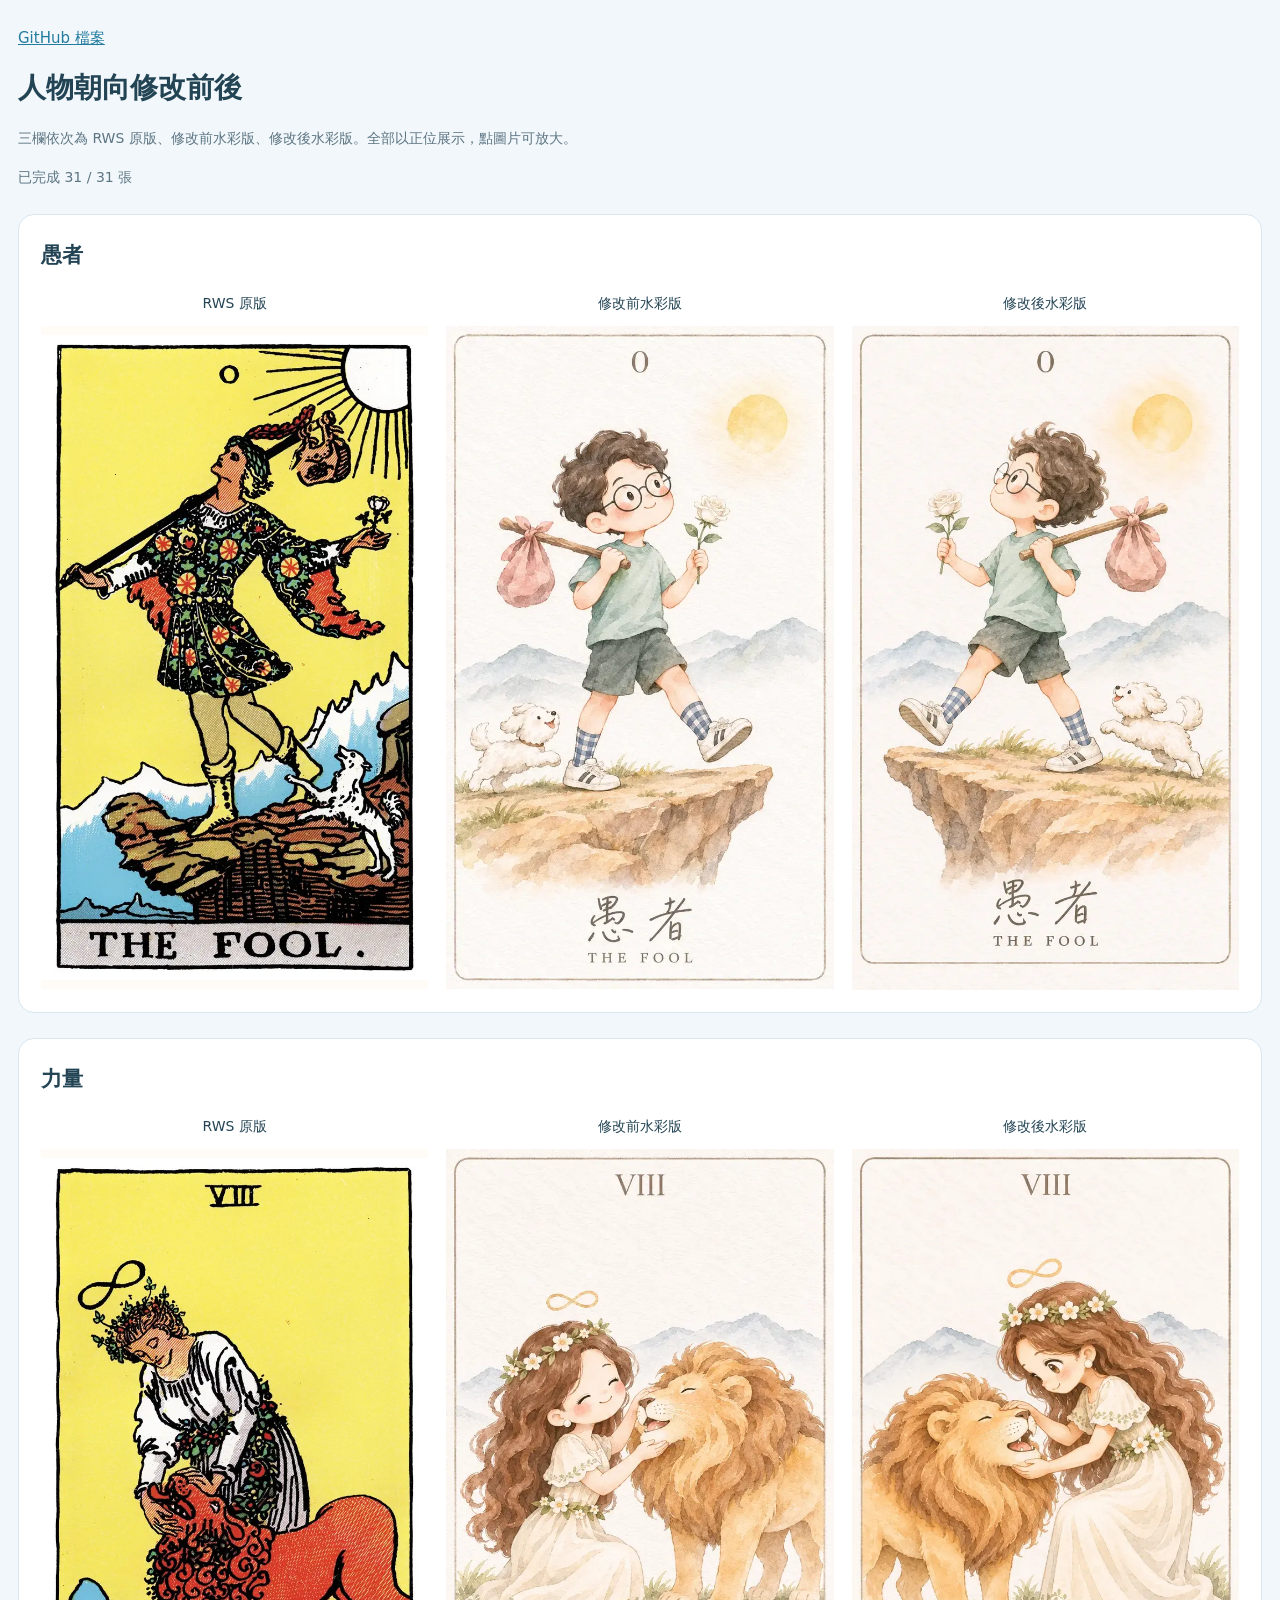
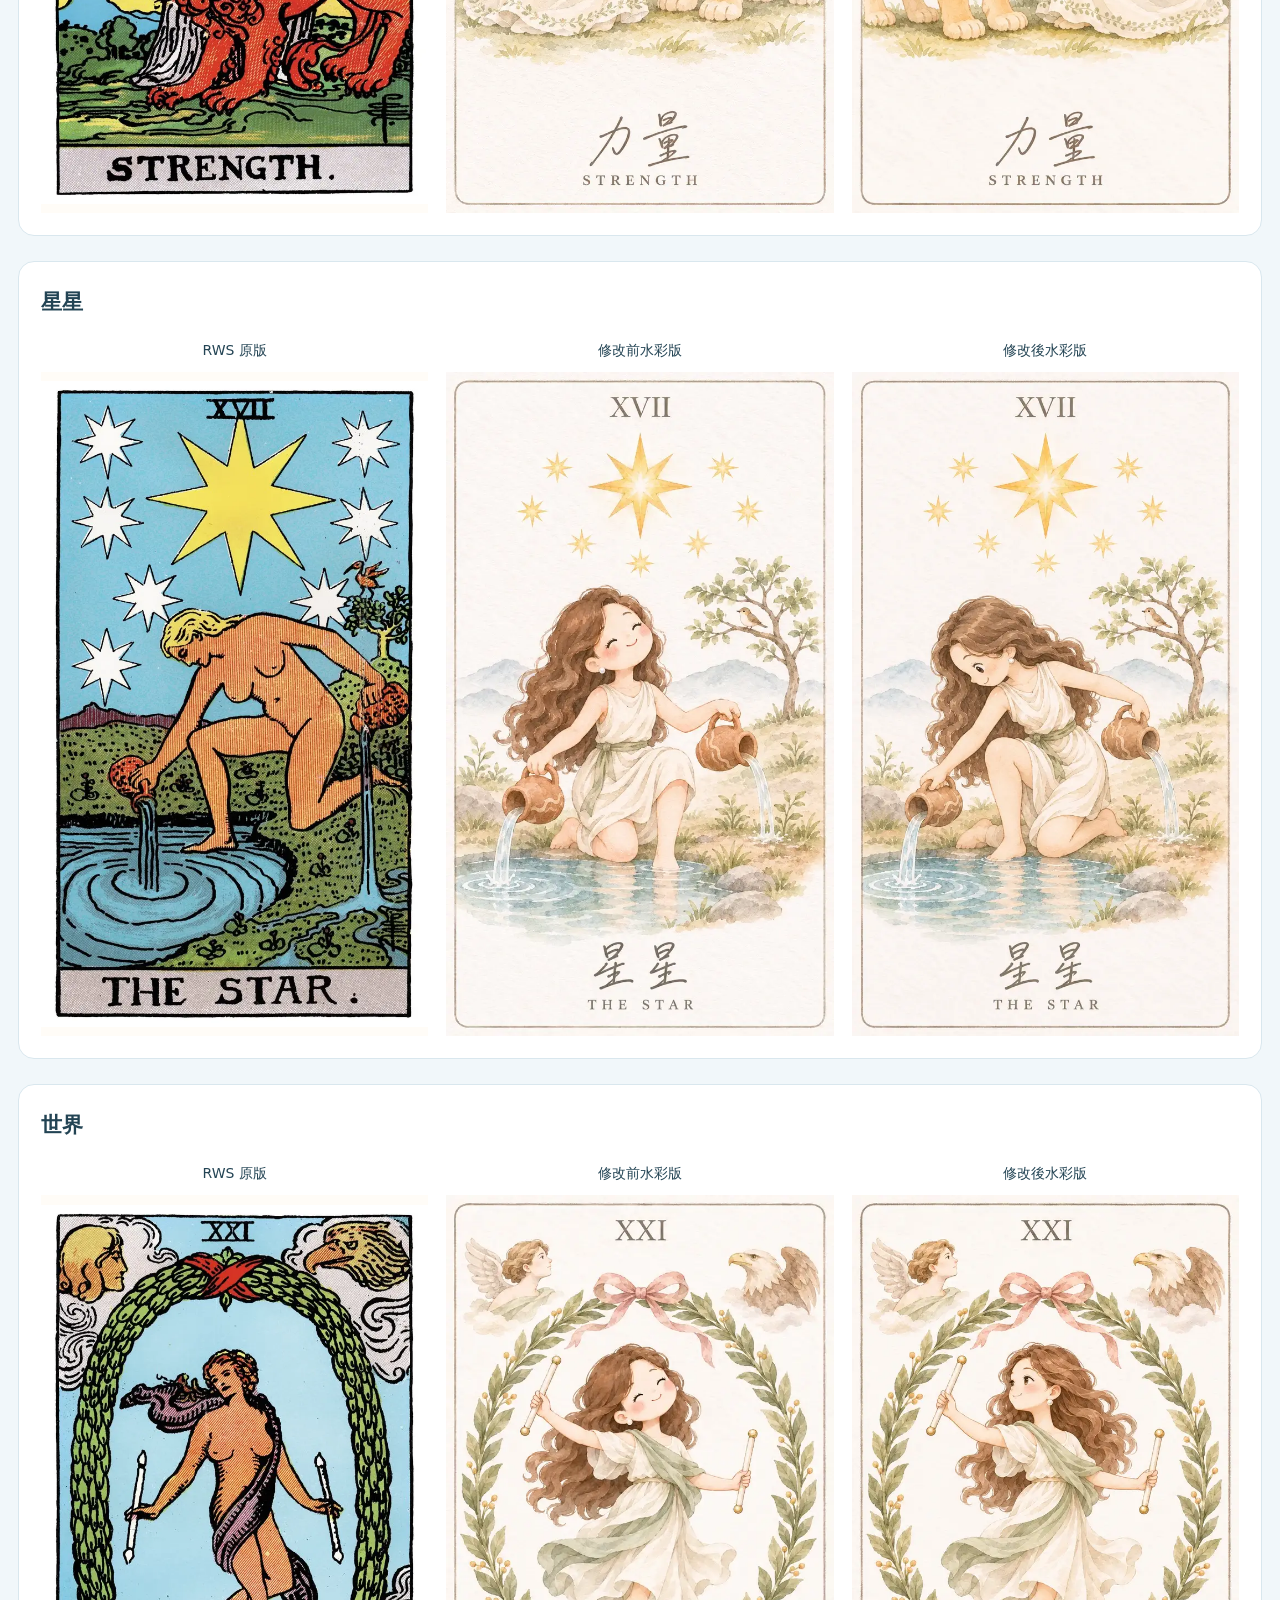
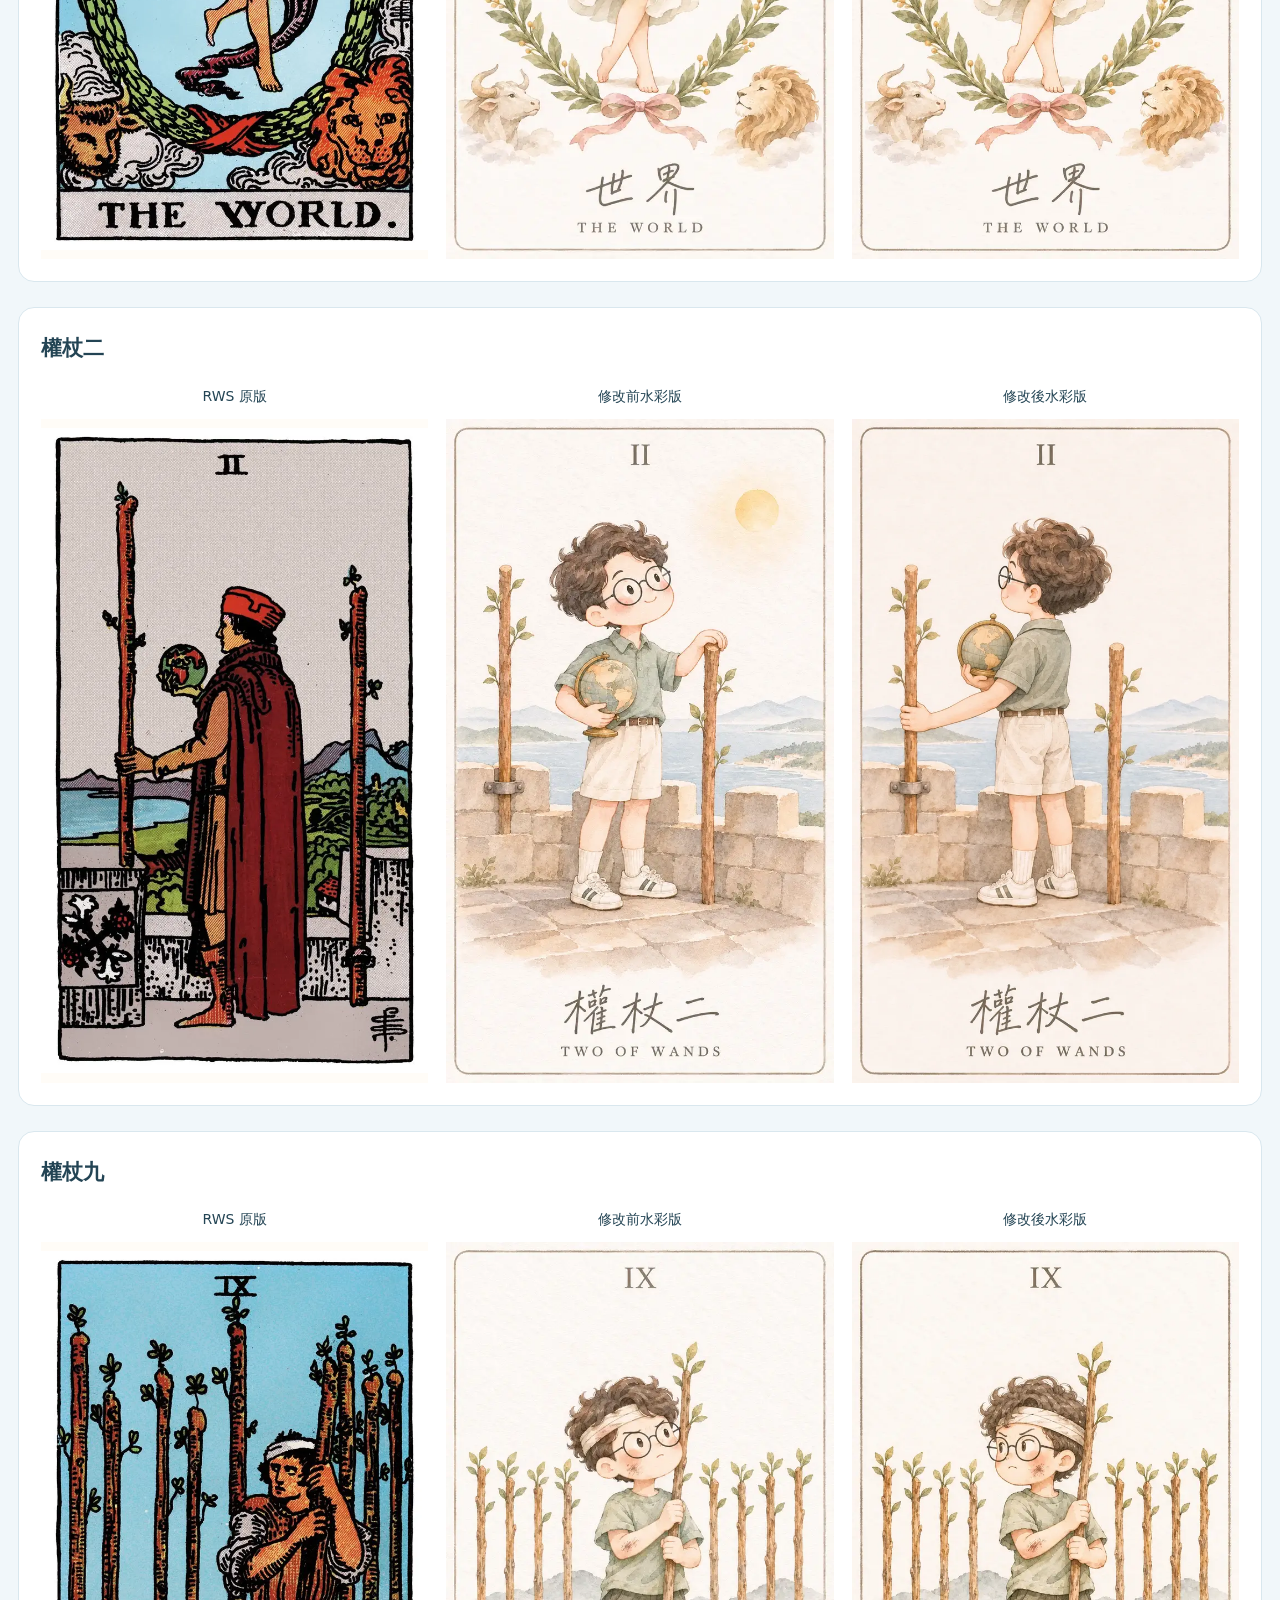
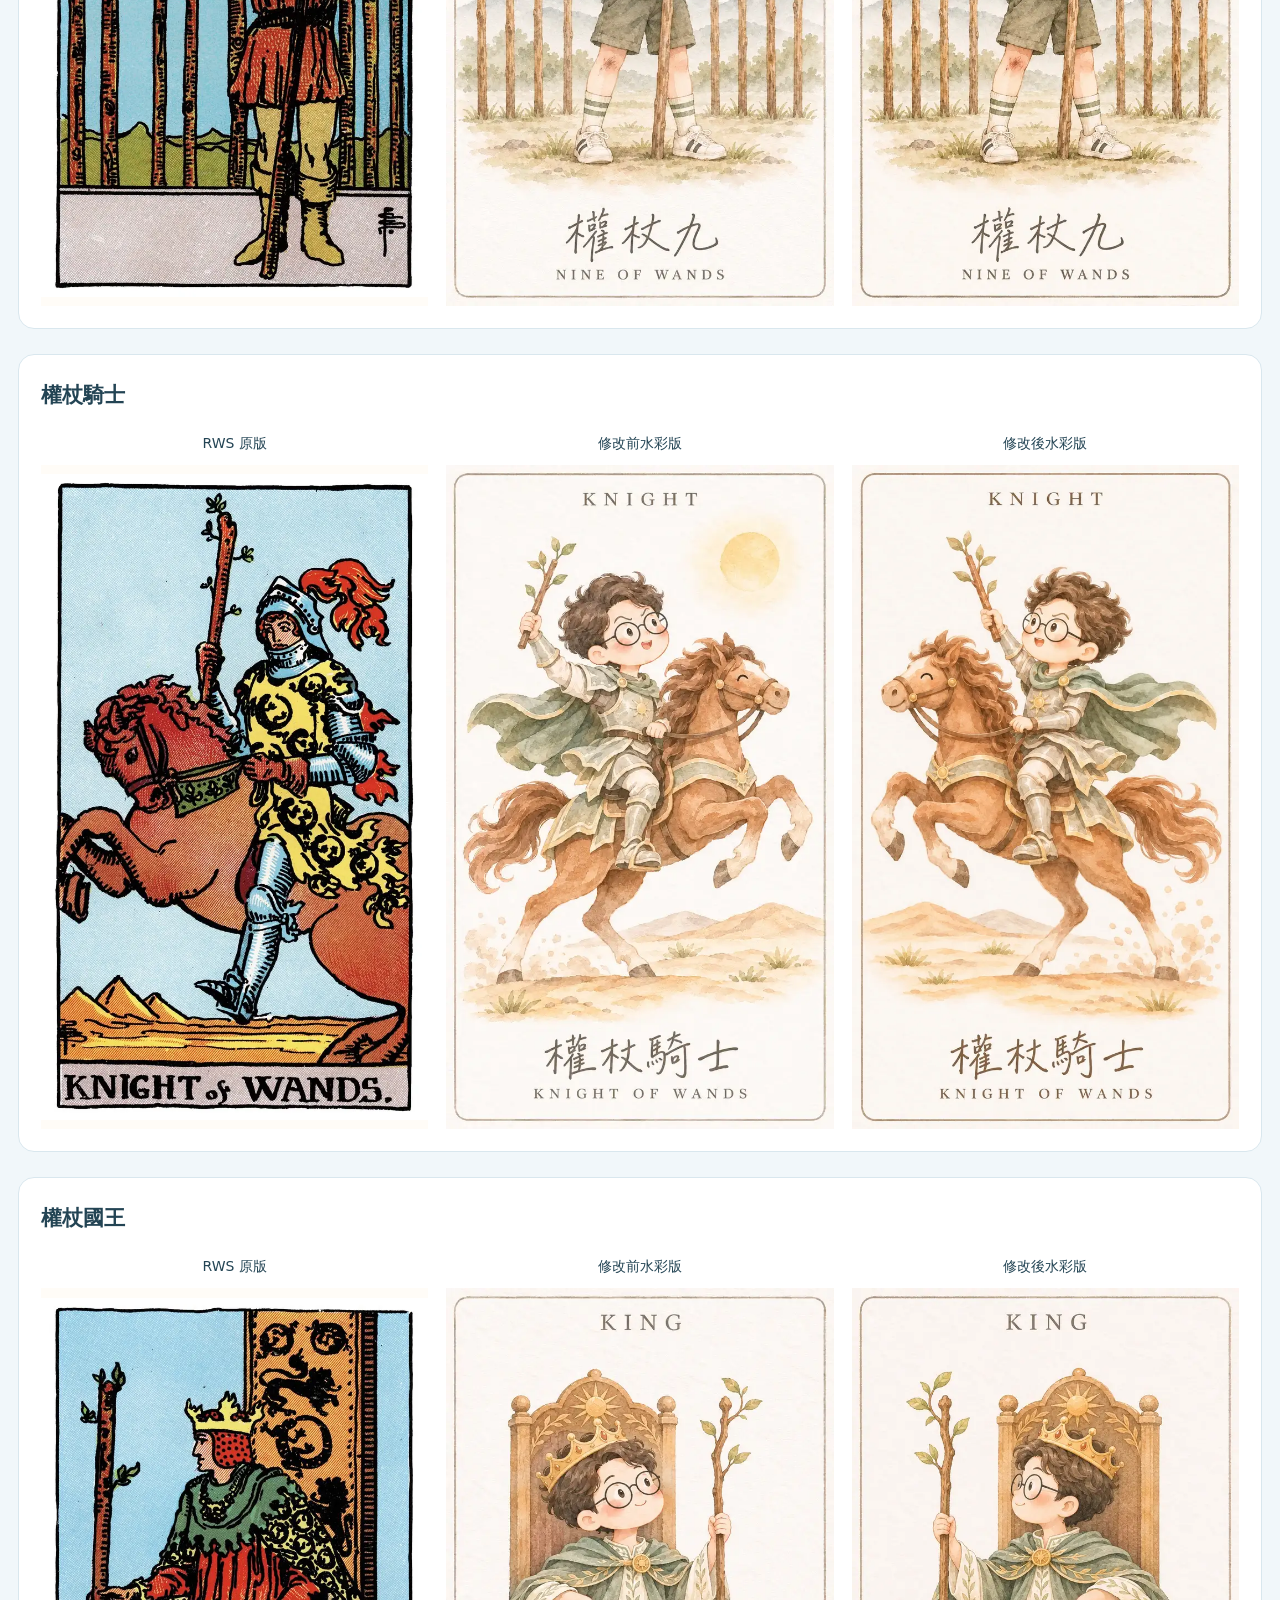
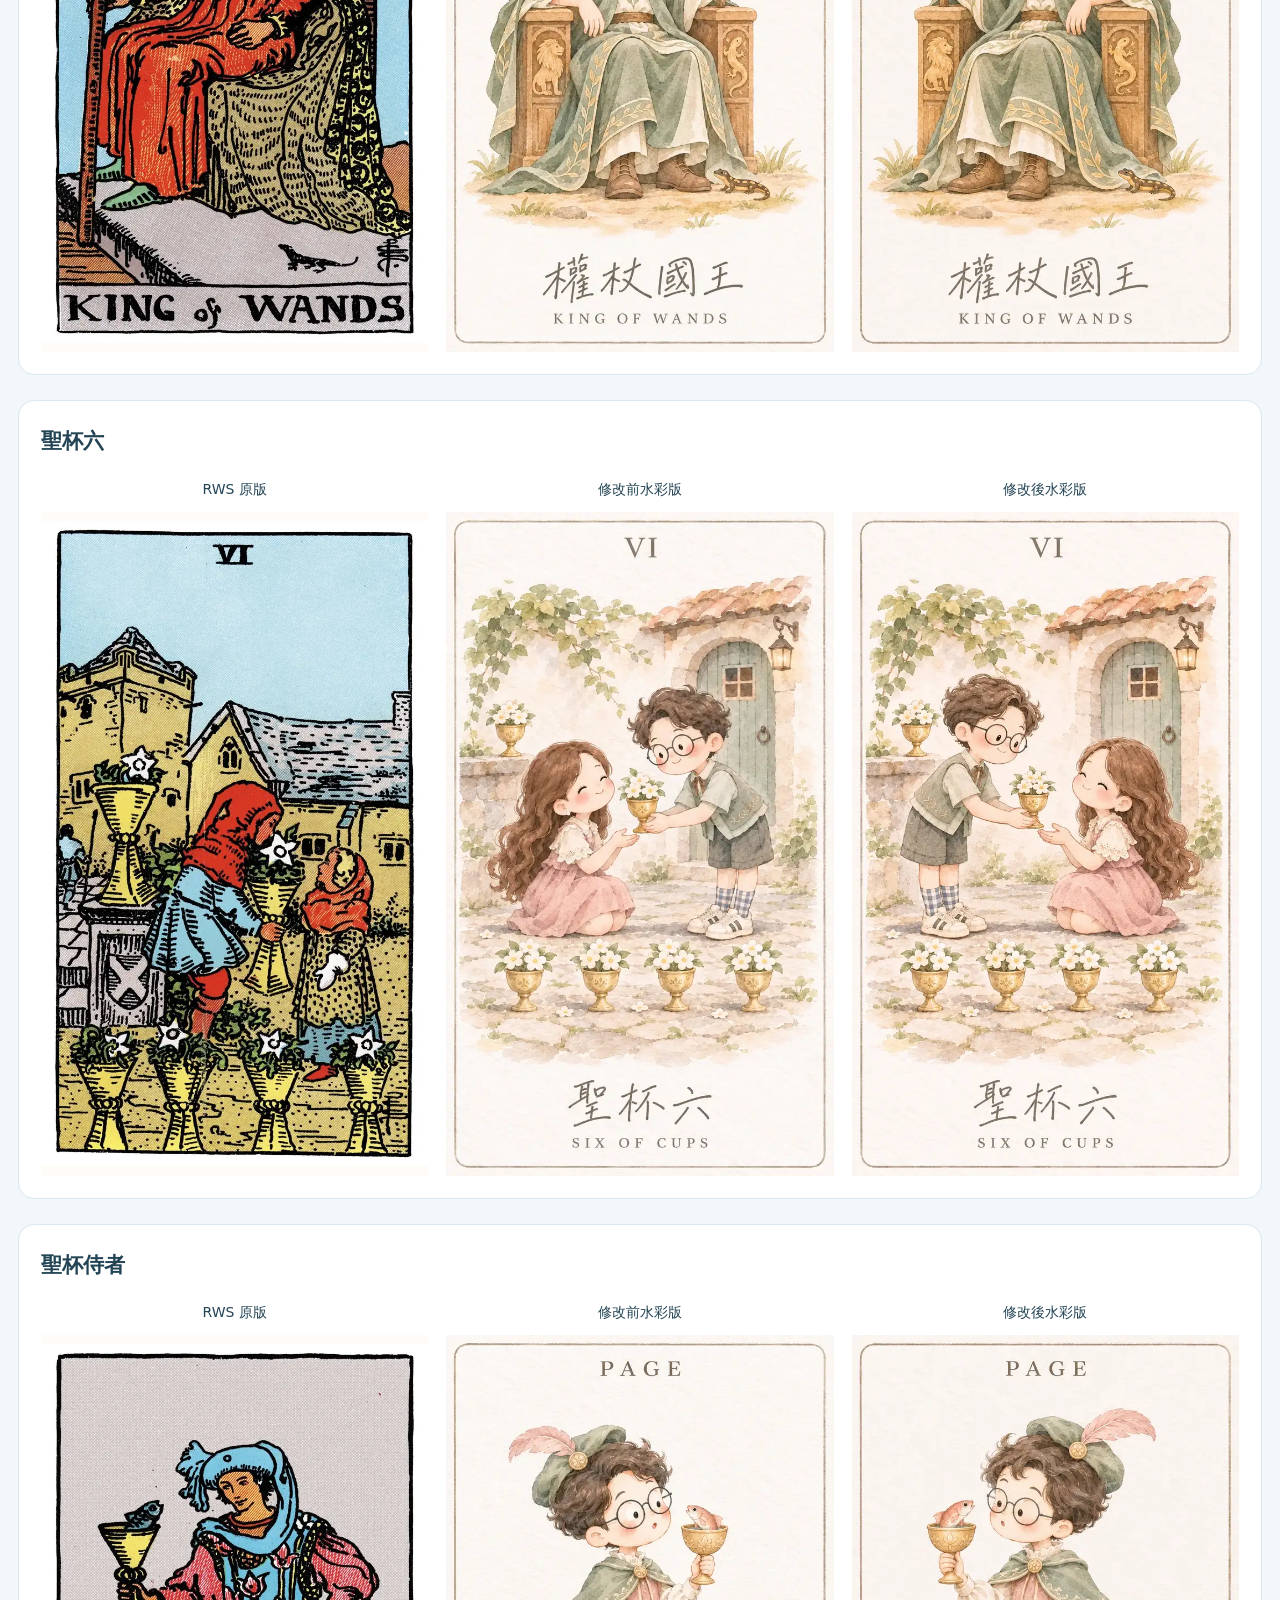
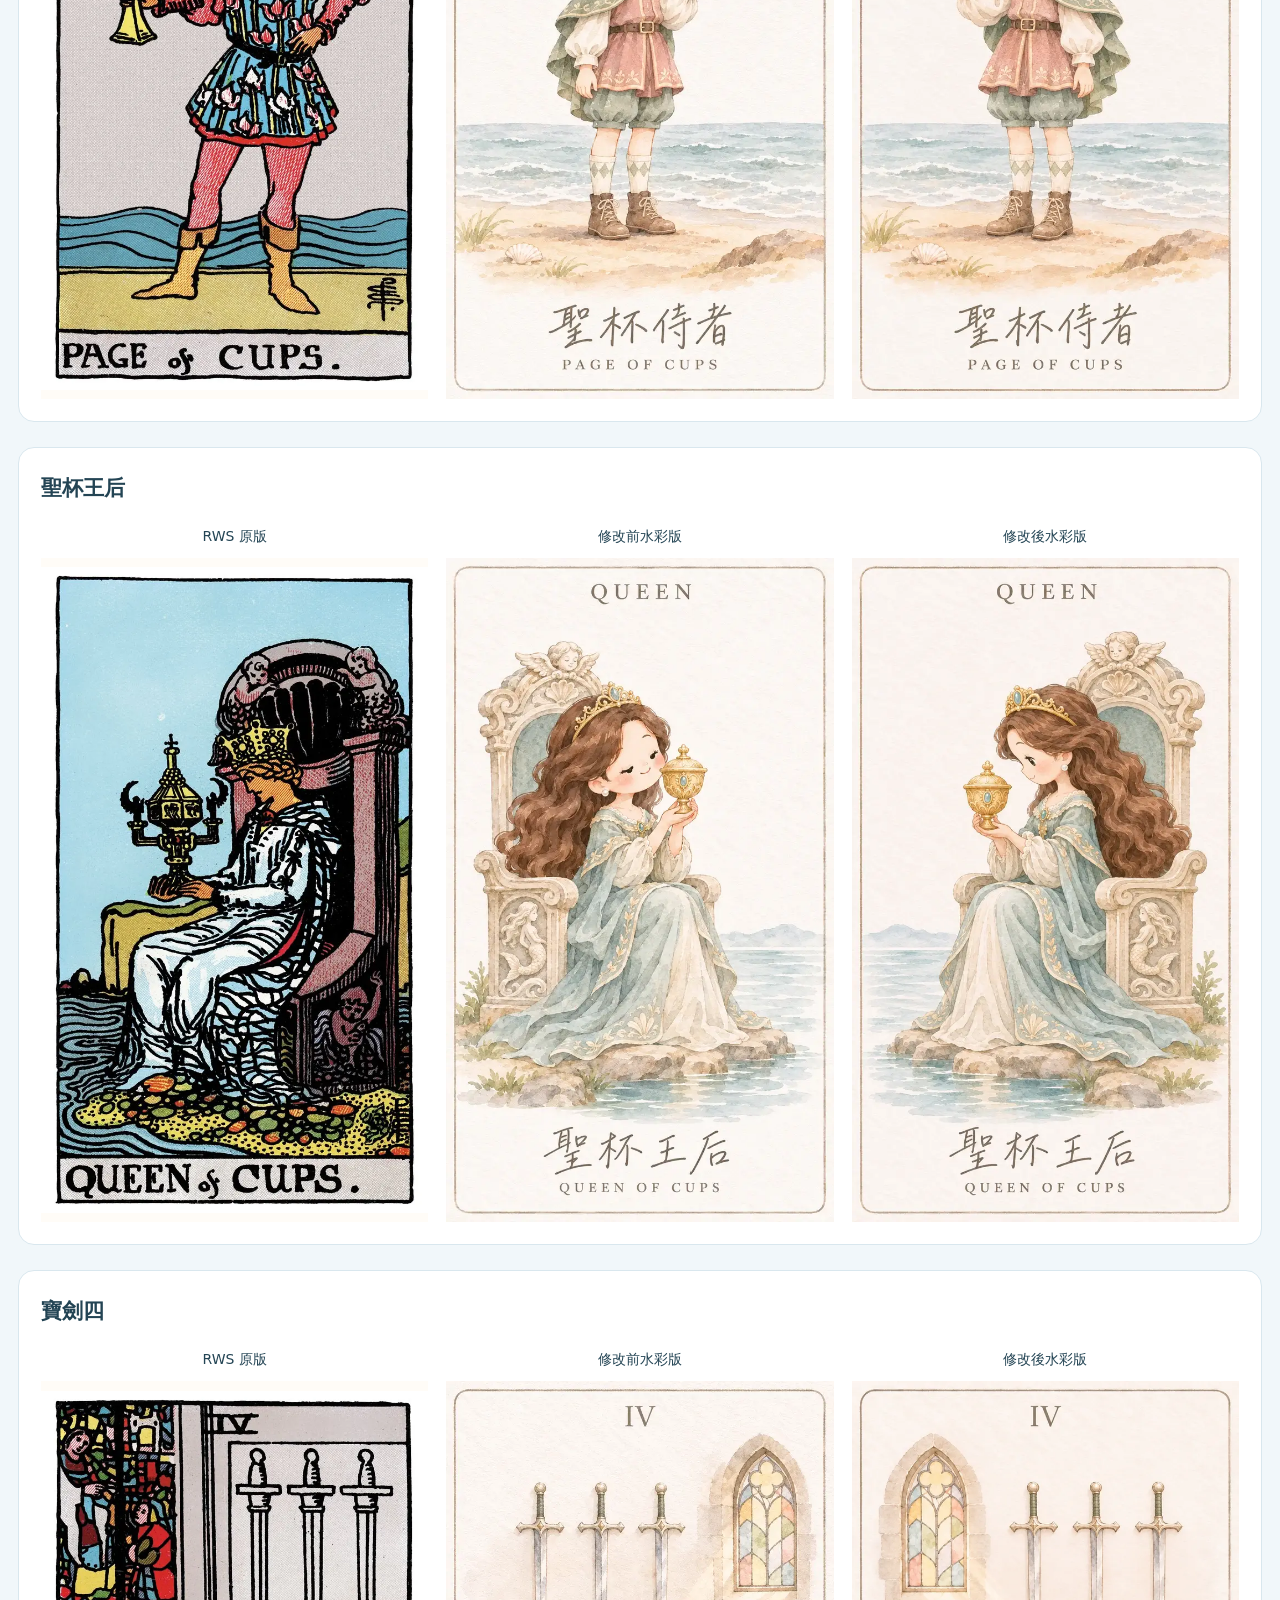
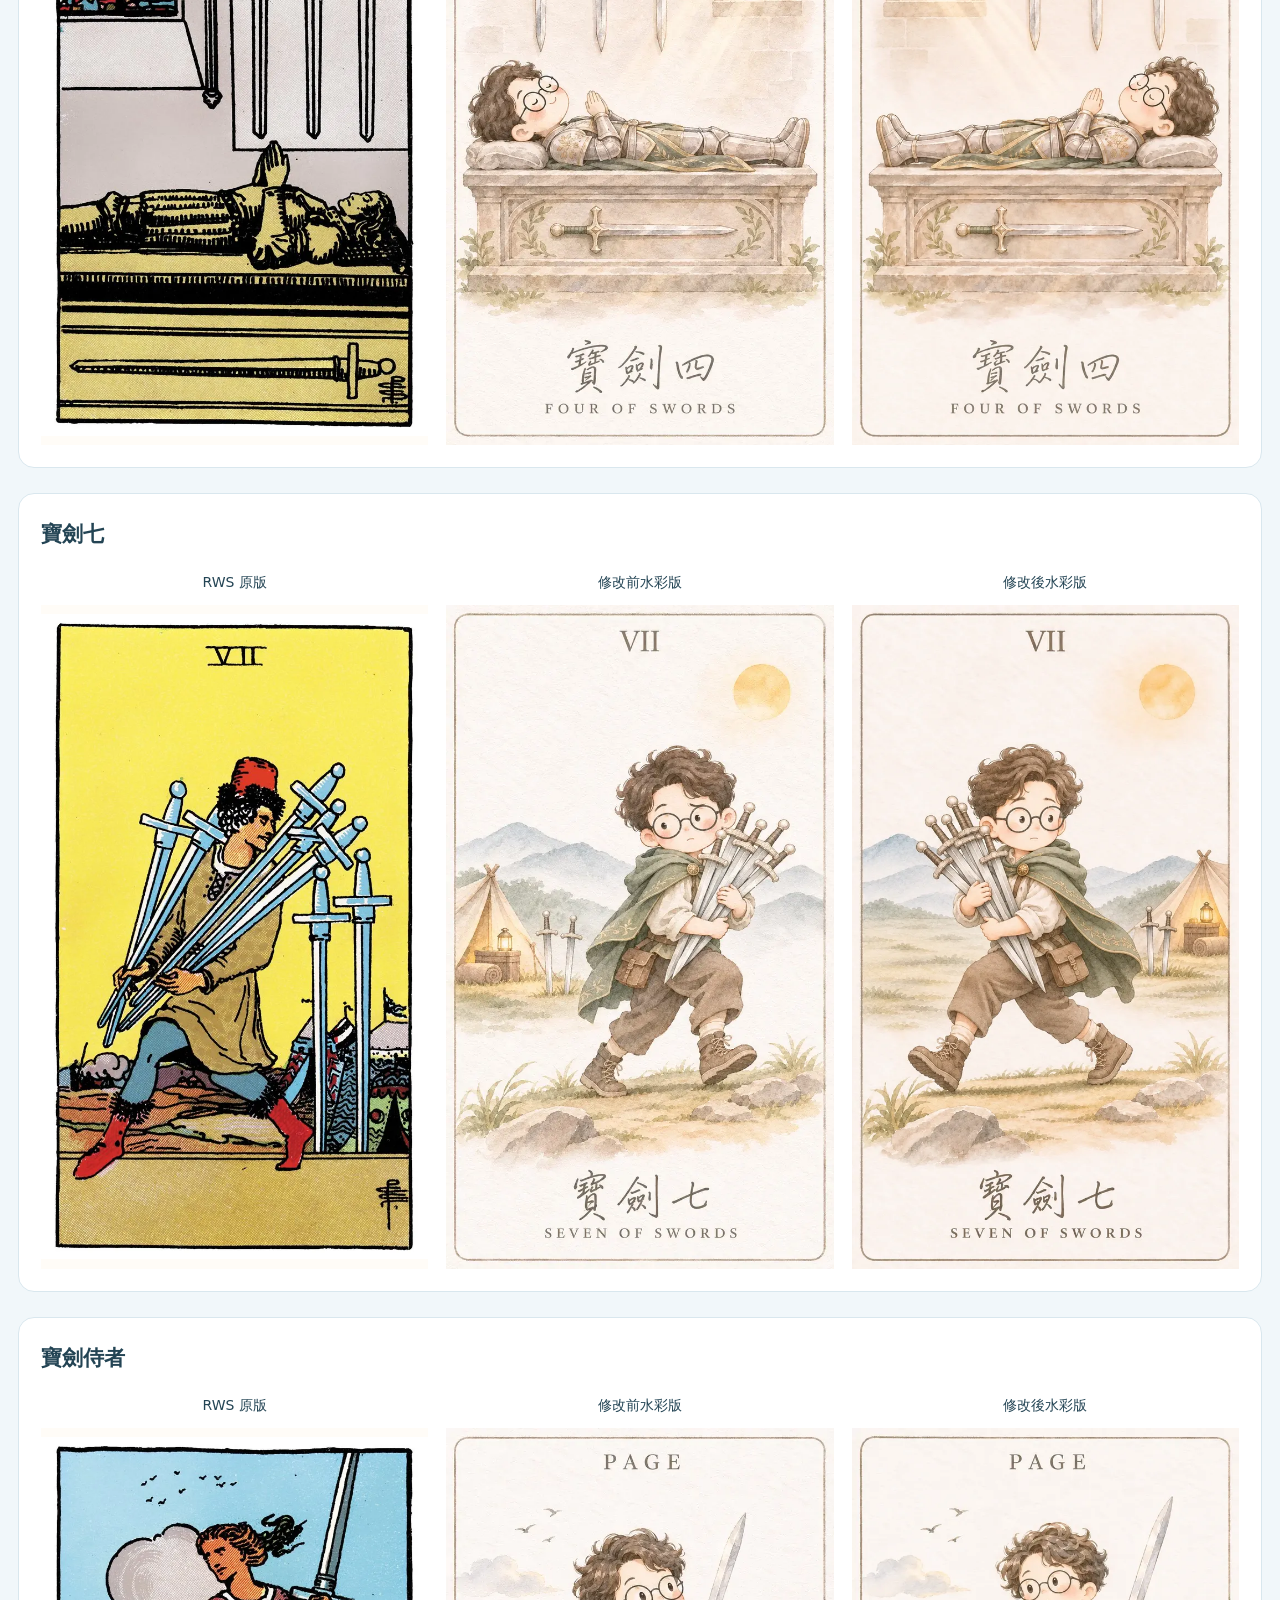
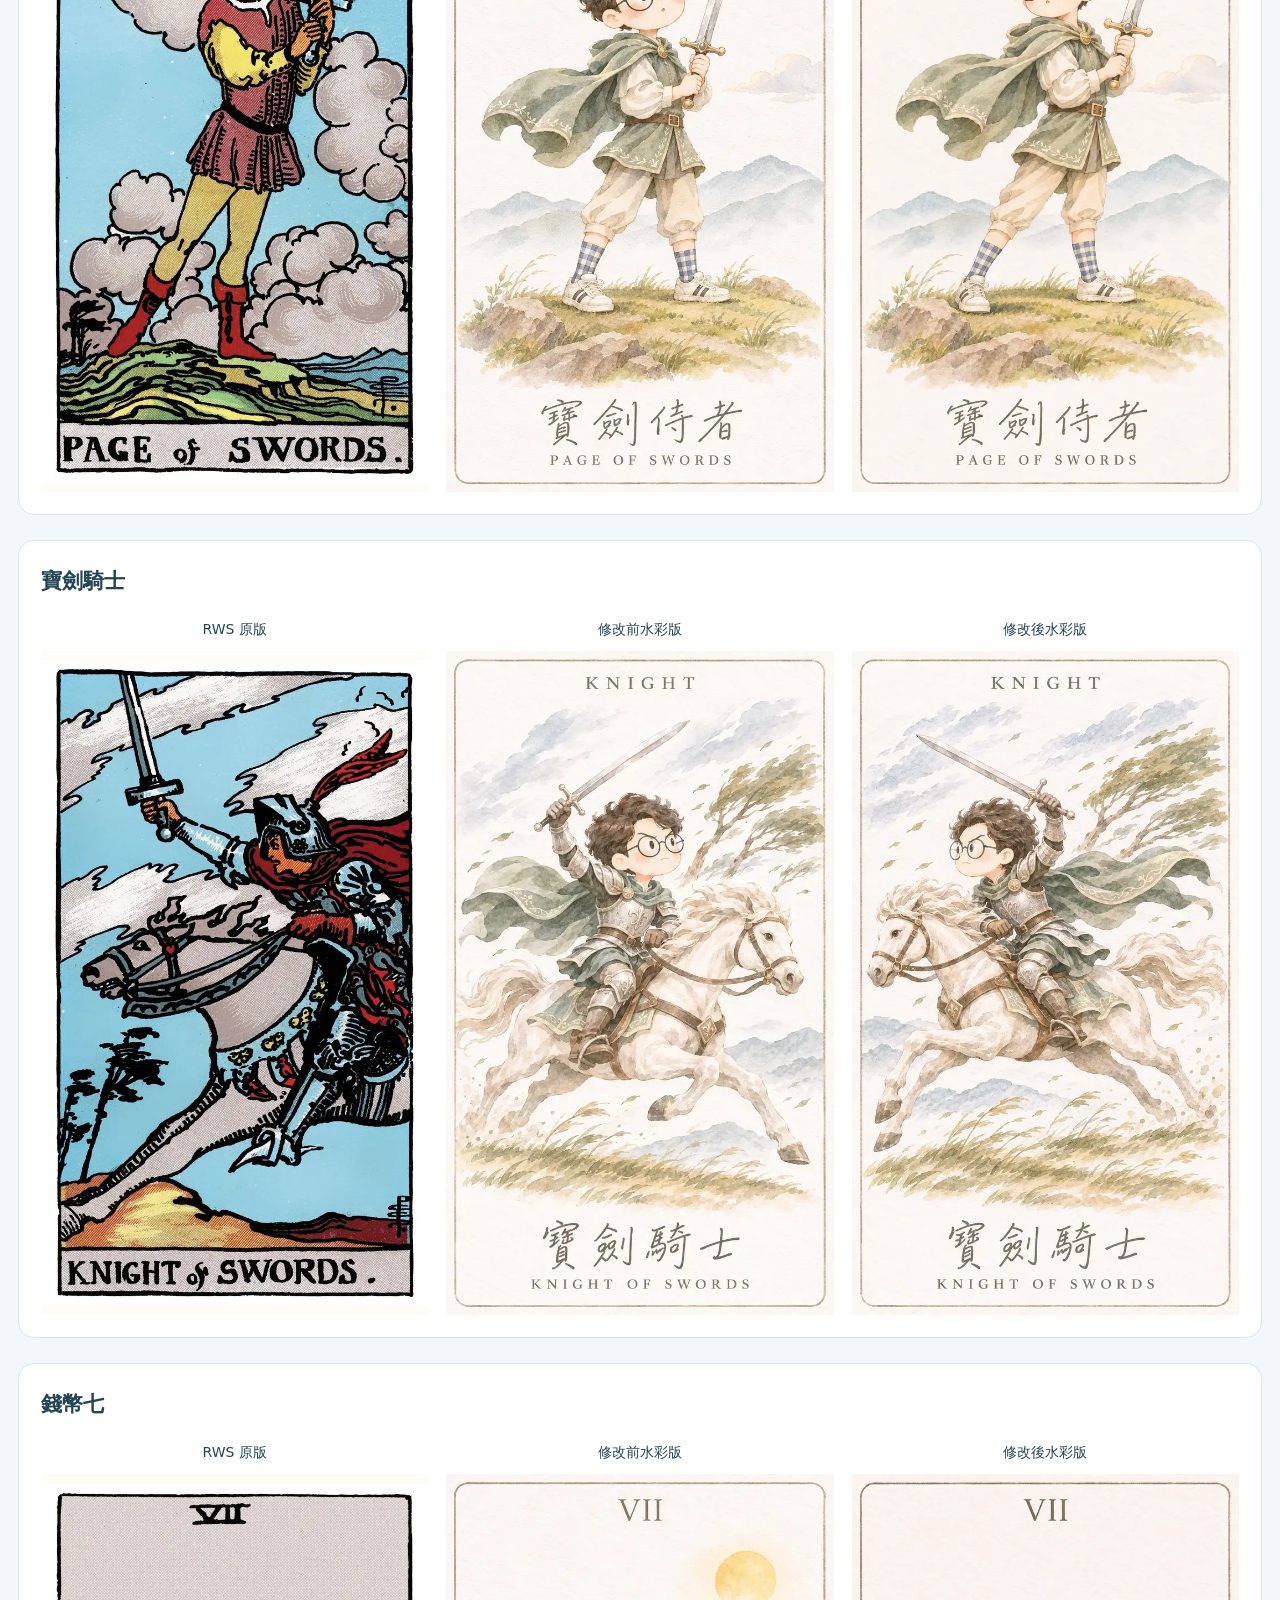
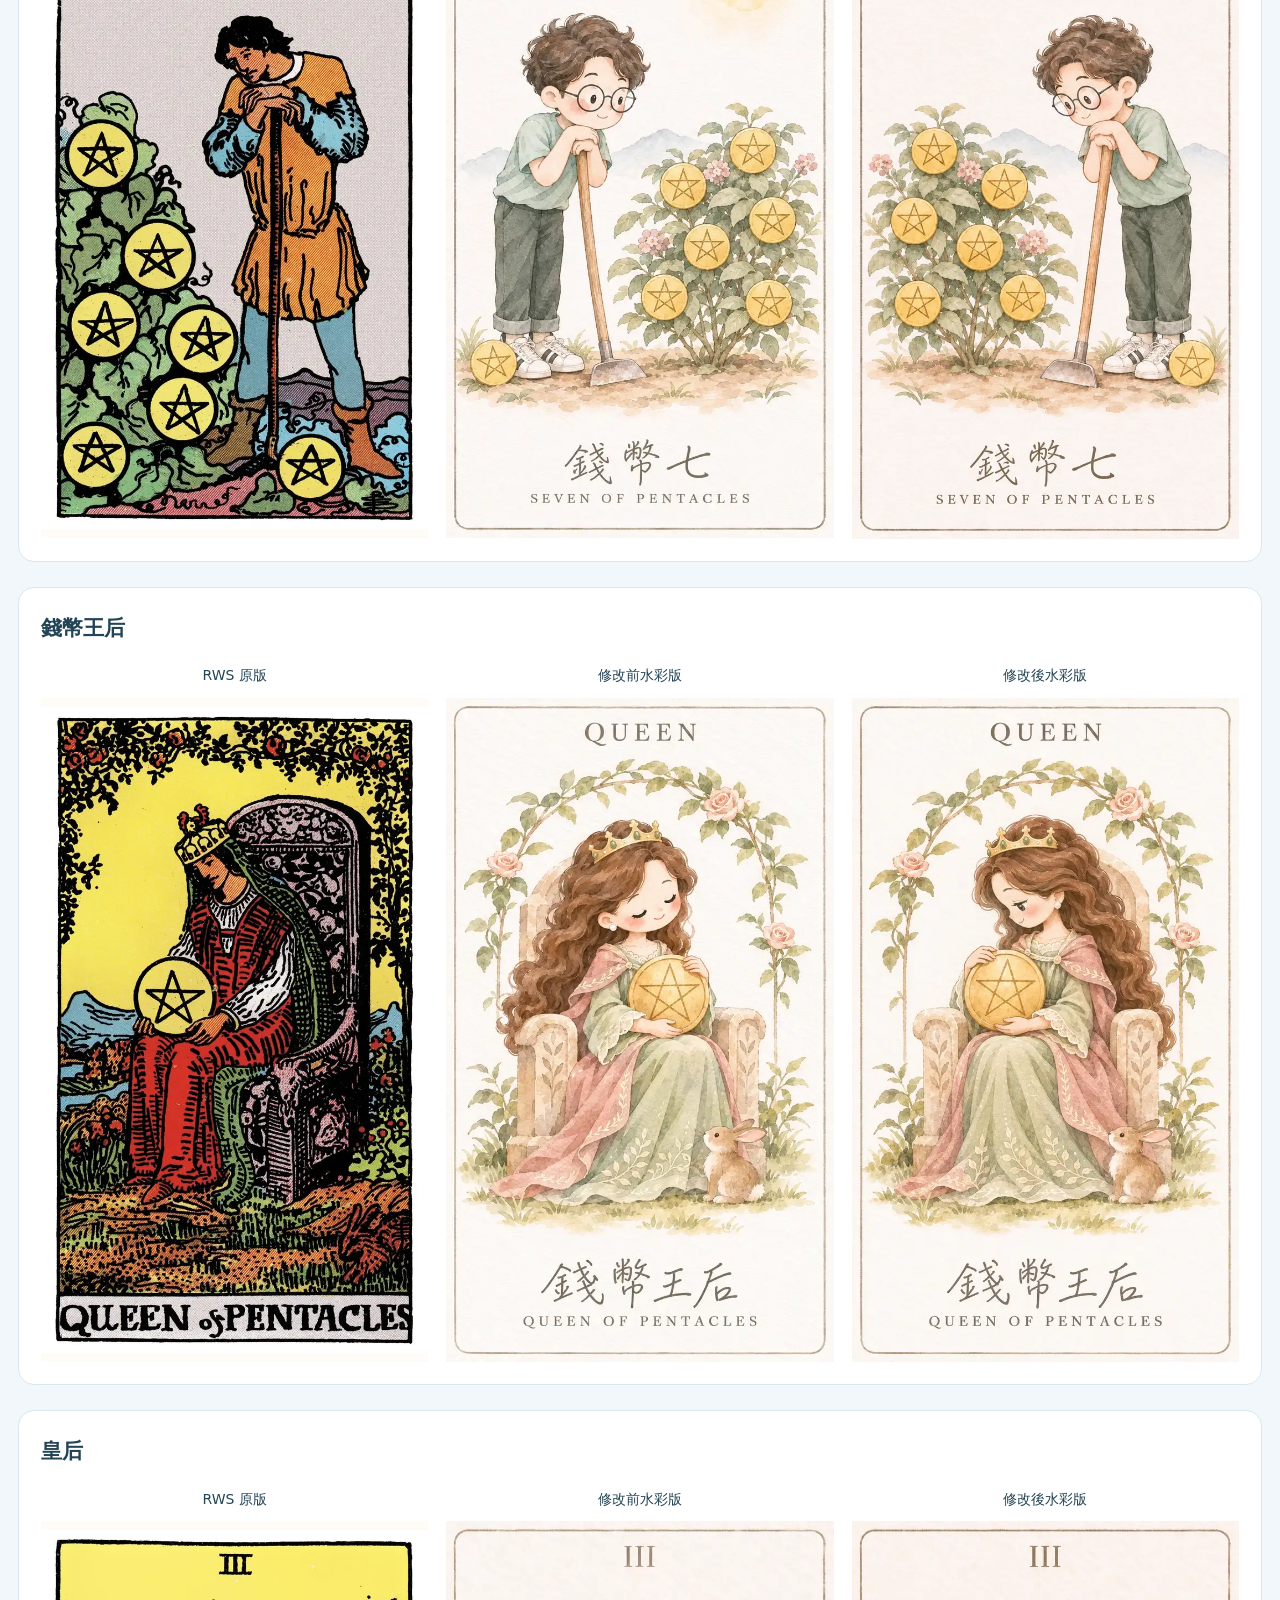
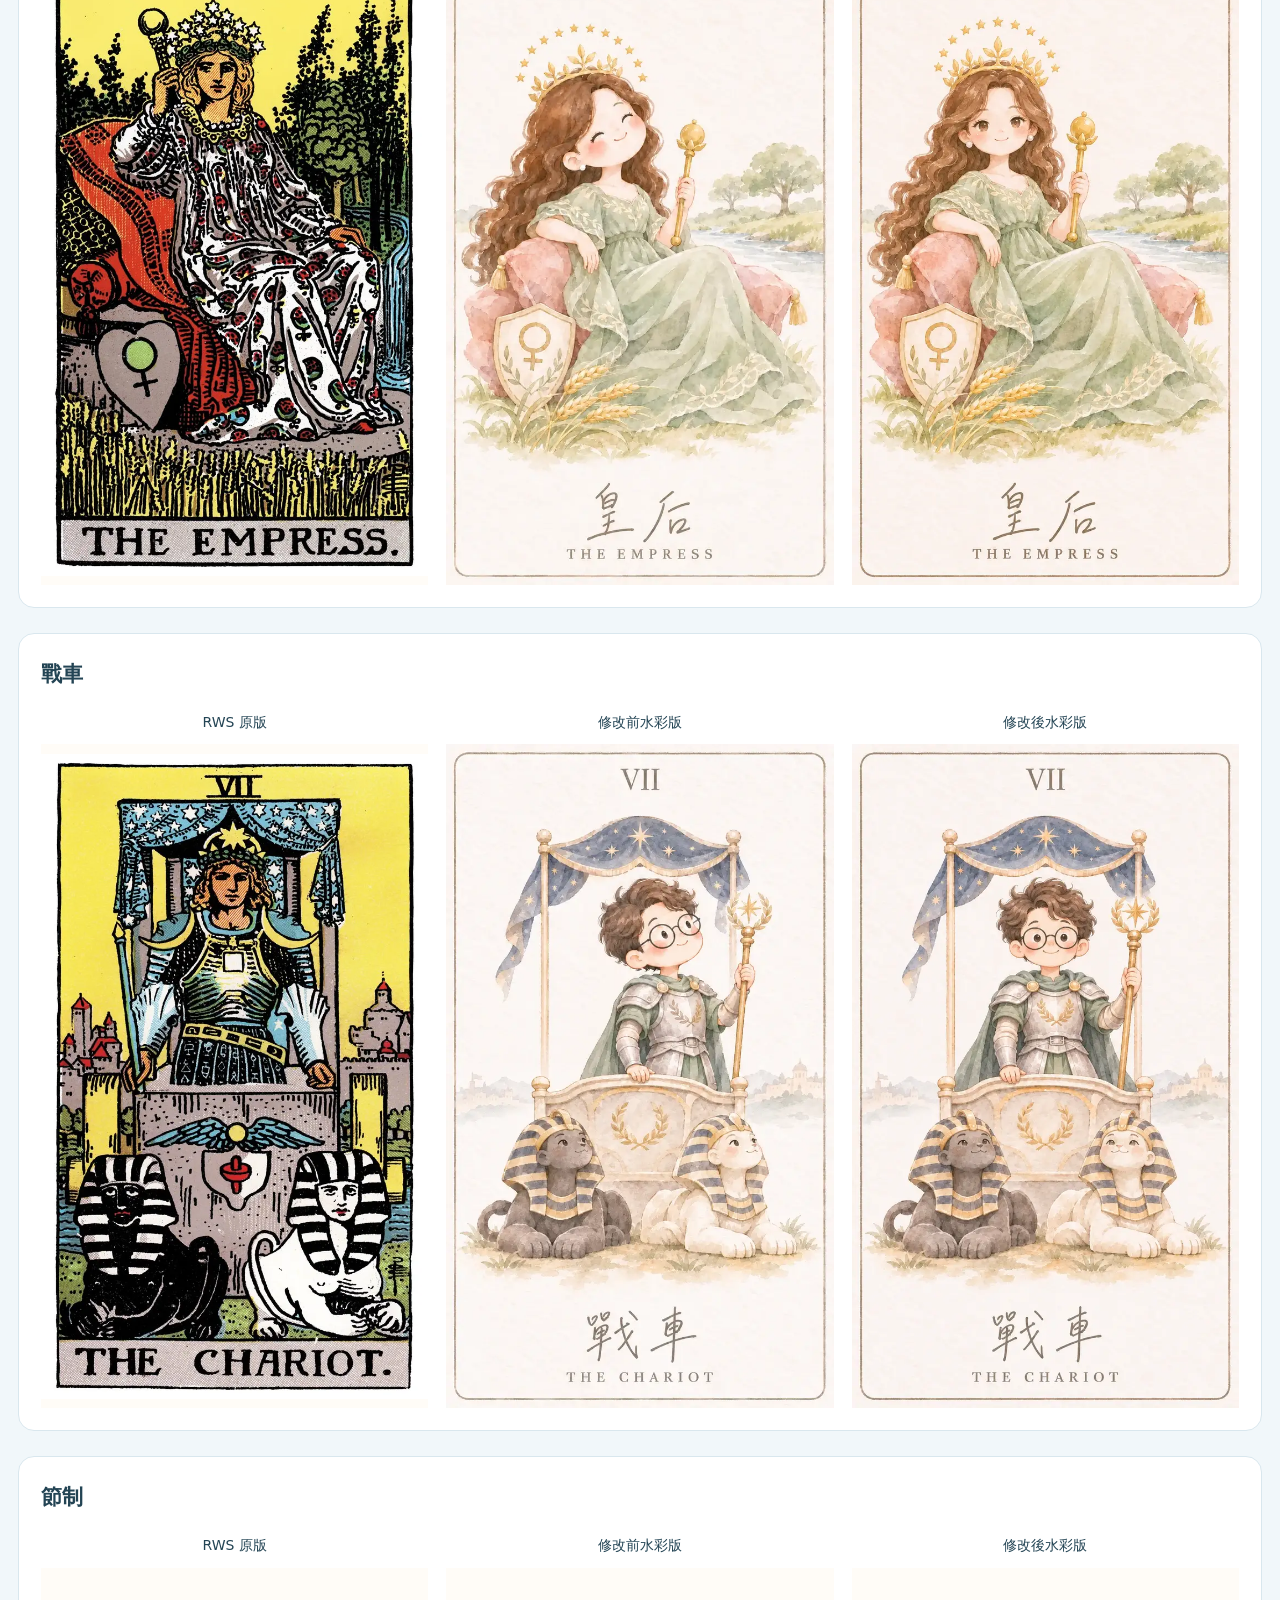
<file: tarot-direction-review-20261113/index.html>
<!doctype html><html lang="zh-Hant"><head><meta charset="utf-8"><meta name="viewport" content="width=device-width,initial-scale=1"><title>人物朝向修改前後｜Grace & Dennis</title><style>*{box-sizing:border-box}body{margin:0;background:#f1f7fa;color:#234454;font:15px/1.75 system-ui,'Microsoft JhengHei',sans-serif}main{max-width:1320px;margin:auto;padding:25px 18px 65px}h1{font-size:28px;margin:12px 0}h2{font-size:21px;margin:0 0 5px}a{color:#237b9f}.intro,#status{color:#5d7583;font-size:14px}.card{margin:25px 0;padding:22px;border:1px solid #d9e7ee;background:white;border-radius:16px}.triptych{display:grid;grid-template-columns:repeat(3,minmax(0,1fr));gap:18px}figure{margin:0}figcaption{text-align:center;font-size:14px;margin:12px 0 10px}.image{display:block;border:0;padding:0;background:#fffcf7;width:100%;cursor:zoom-in}.image img{display:block;width:100%;height:auto;aspect-ratio:7/12;object-fit:contain}.pending{aspect-ratio:7/12;background:#f3f6f7;display:grid;place-items:center;color:#6b7f88}.note{font-size:14px;background:#f5f9fb;border-radius:10px;padding:12px 14px;margin-top:15px}.original-link{font-size:12px}dialog{width:min(96vw,700px);max-height:96dvh;border:0;border-radius:14px;padding:15px;background:#fffdf9}dialog img{display:block;width:100%;height:auto;max-height:82dvh;object-fit:contain}dialog button{float:right;min-height:42px;padding:6px 15px;background:white;border:1px solid #d9e7ee;border-radius:8px}dialog::backdrop{background:#163747bb}@media(max-width:600px){main{padding:20px 10px}h1{font-size:24px}.card{padding:12px}.triptych{gap:7px}figcaption{font-size:11px}.note{font-size:12px}.intro{font-size:13px}}
</style></head><body><main><a href="https://github.com/BrooksTalent/DennisSo/tree/main/tarot-direction-review-20261113">GitHub 檔案</a><h1>人物朝向修改前後</h1><p class="intro">三欄依次為 RWS 原版、修改前水彩版、修改後水彩版。全部以正位展示，點圖片可放大。</p><p id="status" role="status">讀取修改清單中。</p><section id="cards"></section><p class="intro">已選定31張牌，已按截圖意見更新其中7張（第二次修訂）。原版採用1909年 Rider–Waite–Smith 公開掃描。<a href="https://github.com/mixvlad/TarotCards/blob/main/tarot/rider-waite/metadata.json">原版掃描來源</a></p></main><dialog id="zoom"><button type="button" id="close">關閉</button><img id="large" alt=""></dialog><script>
const host=document.getElementById('cards');
function picture(src,alt){const button=document.createElement('button');button.type='button';button.className='image';button.setAttribute('aria-label','放大'+alt);const image=document.createElement('img');image.src=src;image.alt=alt;image.width=700;image.height=1200;image.loading='lazy';button.append(image);button.onclick=()=>{const large=document.getElementById('large');large.src=src;large.alt=alt;document.getElementById('zoom').showModal();};return button;}
document.getElementById('close').onclick=()=>document.getElementById('zoom').close();
const observer=new IntersectionObserver(entries=>{for(const entry of entries){if(!entry.isIntersecting)continue;const article=entry.target;observer.unobserve(article);loadImages(article);}},{rootMargin:'700px'});
async function loadImages(article){try{const response=await fetch('cards/'+article.dataset.id+'.json?v=feedback7-r2');if(!response.ok)throw Error('image');const images=await response.json();for(const figure of article.querySelectorAll('figure')){const caption=figure.querySelector('figcaption').textContent;figure.querySelector('.pending').replaceWith(picture(images[figure.dataset.key],article.dataset.name+' · '+caption));}}catch{for(const pending of article.querySelectorAll('.pending'))pending.textContent='圖片載入失敗，請重新整理。';}}
Promise.resolve({"cards":[{"id":"major_00","name":"愚者"},{"id":"major_08","name":"力量"},{"id":"major_17","name":"星星"},{"id":"major_21","name":"世界"},{"id":"wands_02","name":"權杖二"},{"id":"wands_09","name":"權杖九"},{"id":"wands_12","name":"權杖騎士"},{"id":"wands_14","name":"權杖國王"},{"id":"cups_06","name":"聖杯六"},{"id":"cups_11","name":"聖杯侍者"},{"id":"cups_13","name":"聖杯王后"},{"id":"swords_04","name":"寶劍四"},{"id":"swords_07","name":"寶劍七"},{"id":"swords_11","name":"寶劍侍者"},{"id":"swords_12","name":"寶劍騎士"},{"id":"pentacles_07","name":"錢幣七"},{"id":"pentacles_13","name":"錢幣王后"},{"id":"major_03","name":"皇后"},{"id":"major_07","name":"戰車"},{"id":"major_14","name":"節制"},{"id":"major_19","name":"太陽"},{"id":"cups_09","name":"聖杯九"},{"id":"swords_02","name":"寶劍二"},{"id":"swords_08","name":"寶劍八"},{"id":"pentacles_02","name":"錢幣二"},{"id":"pentacles_04","name":"錢幣四"},{"id":"pentacles_09","name":"錢幣九"},{"id":"wands_10","name":"權杖十"},{"id":"cups_05","name":"聖杯五"},{"id":"swords_06","name":"寶劍六"},{"id":"swords_10","name":"寶劍十"}]}).then(data=>{document.getElementById('status').textContent='已完成 '+data.cards.length+' / '+data.cards.length+' 張';for(const card of data.cards){const article=document.createElement('article');article.className='card';article.dataset.id=card.id;article.dataset.name=card.name;const title=document.createElement('h2');title.textContent=card.name;const triptych=document.createElement('div');triptych.className='triptych';for(const [caption,key] of [['RWS 原版','reference'],['修改前水彩版','before'],['修改後水彩版','after']]){const figure=document.createElement('figure');figure.dataset.key=key;const label=document.createElement('figcaption');label.textContent=caption;const pending=document.createElement('div');pending.className='pending';pending.textContent='載入圖片中';figure.append(label,pending);triptych.append(figure);}article.append(title,triptych);host.append(article);observer.observe(article);}}).catch(()=>{document.getElementById('status').textContent='清單載入失敗，請重新整理。';});
</script></body></html>
</file>
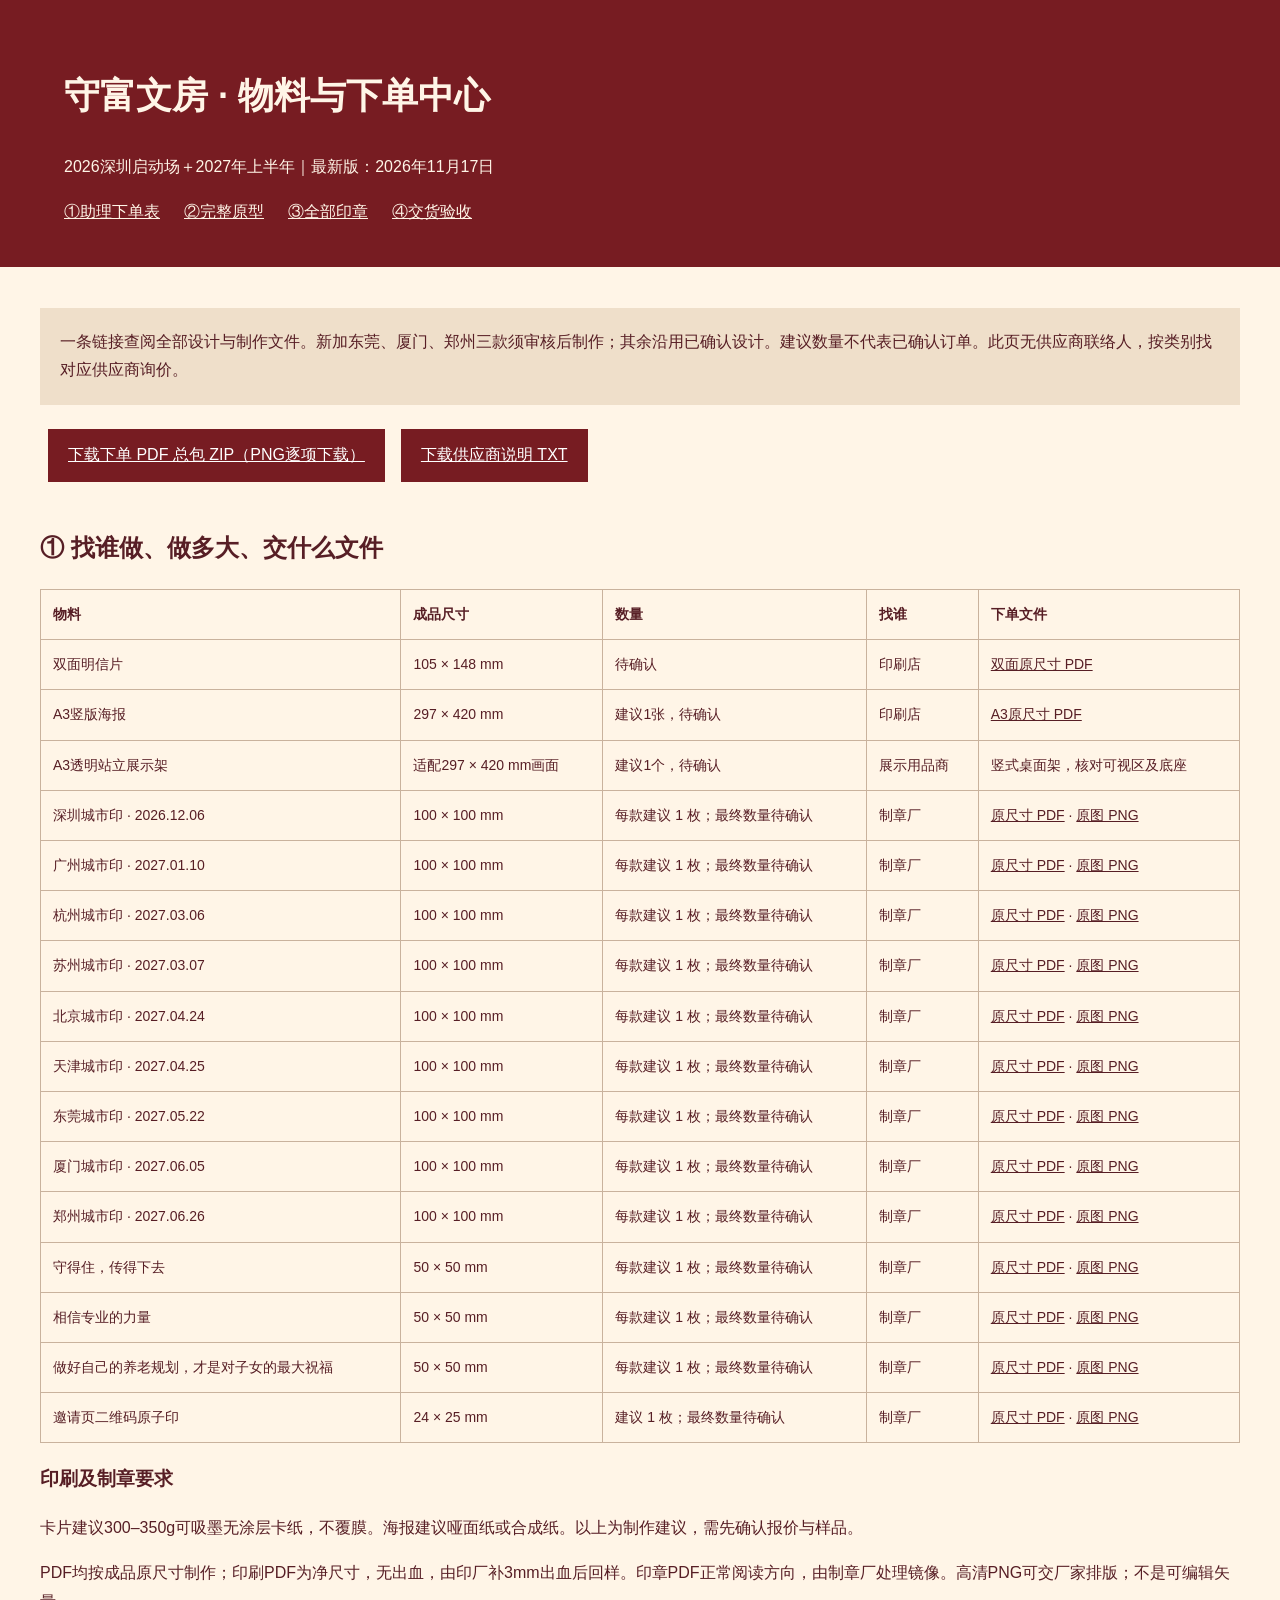
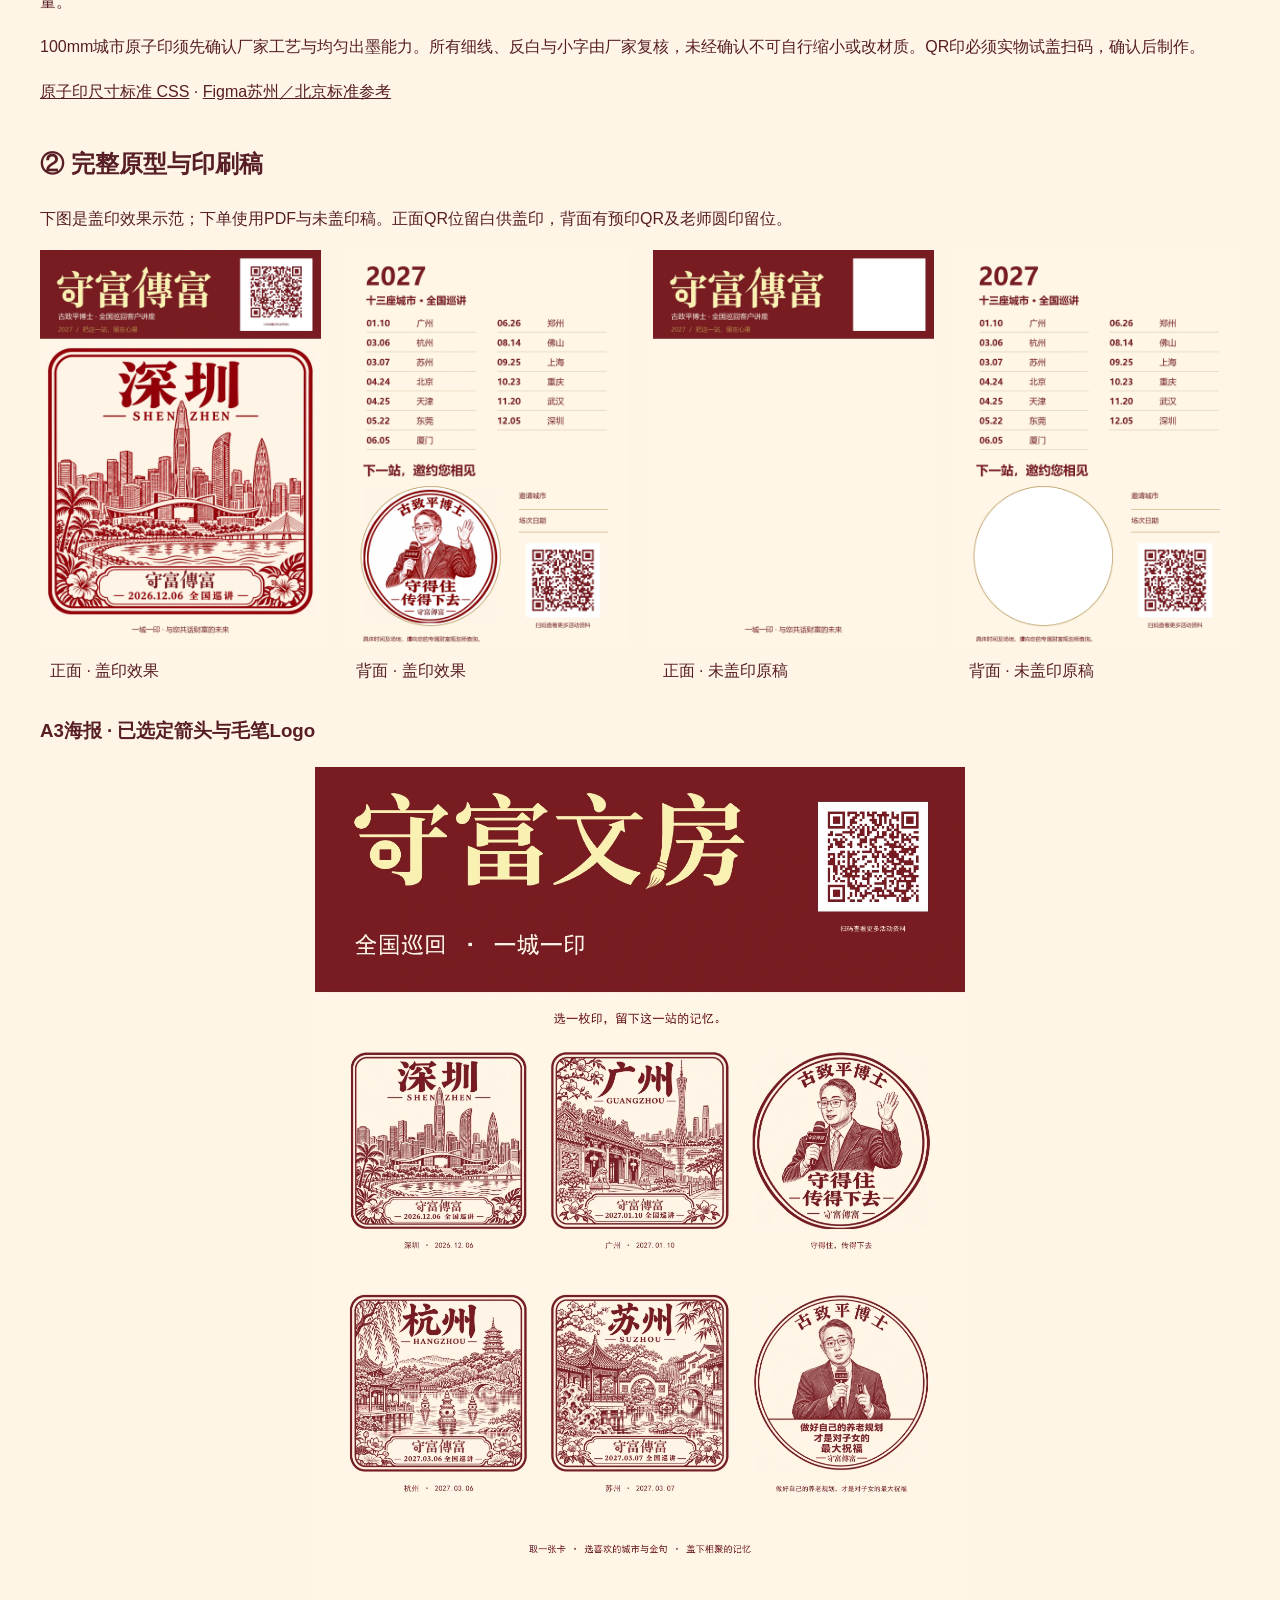
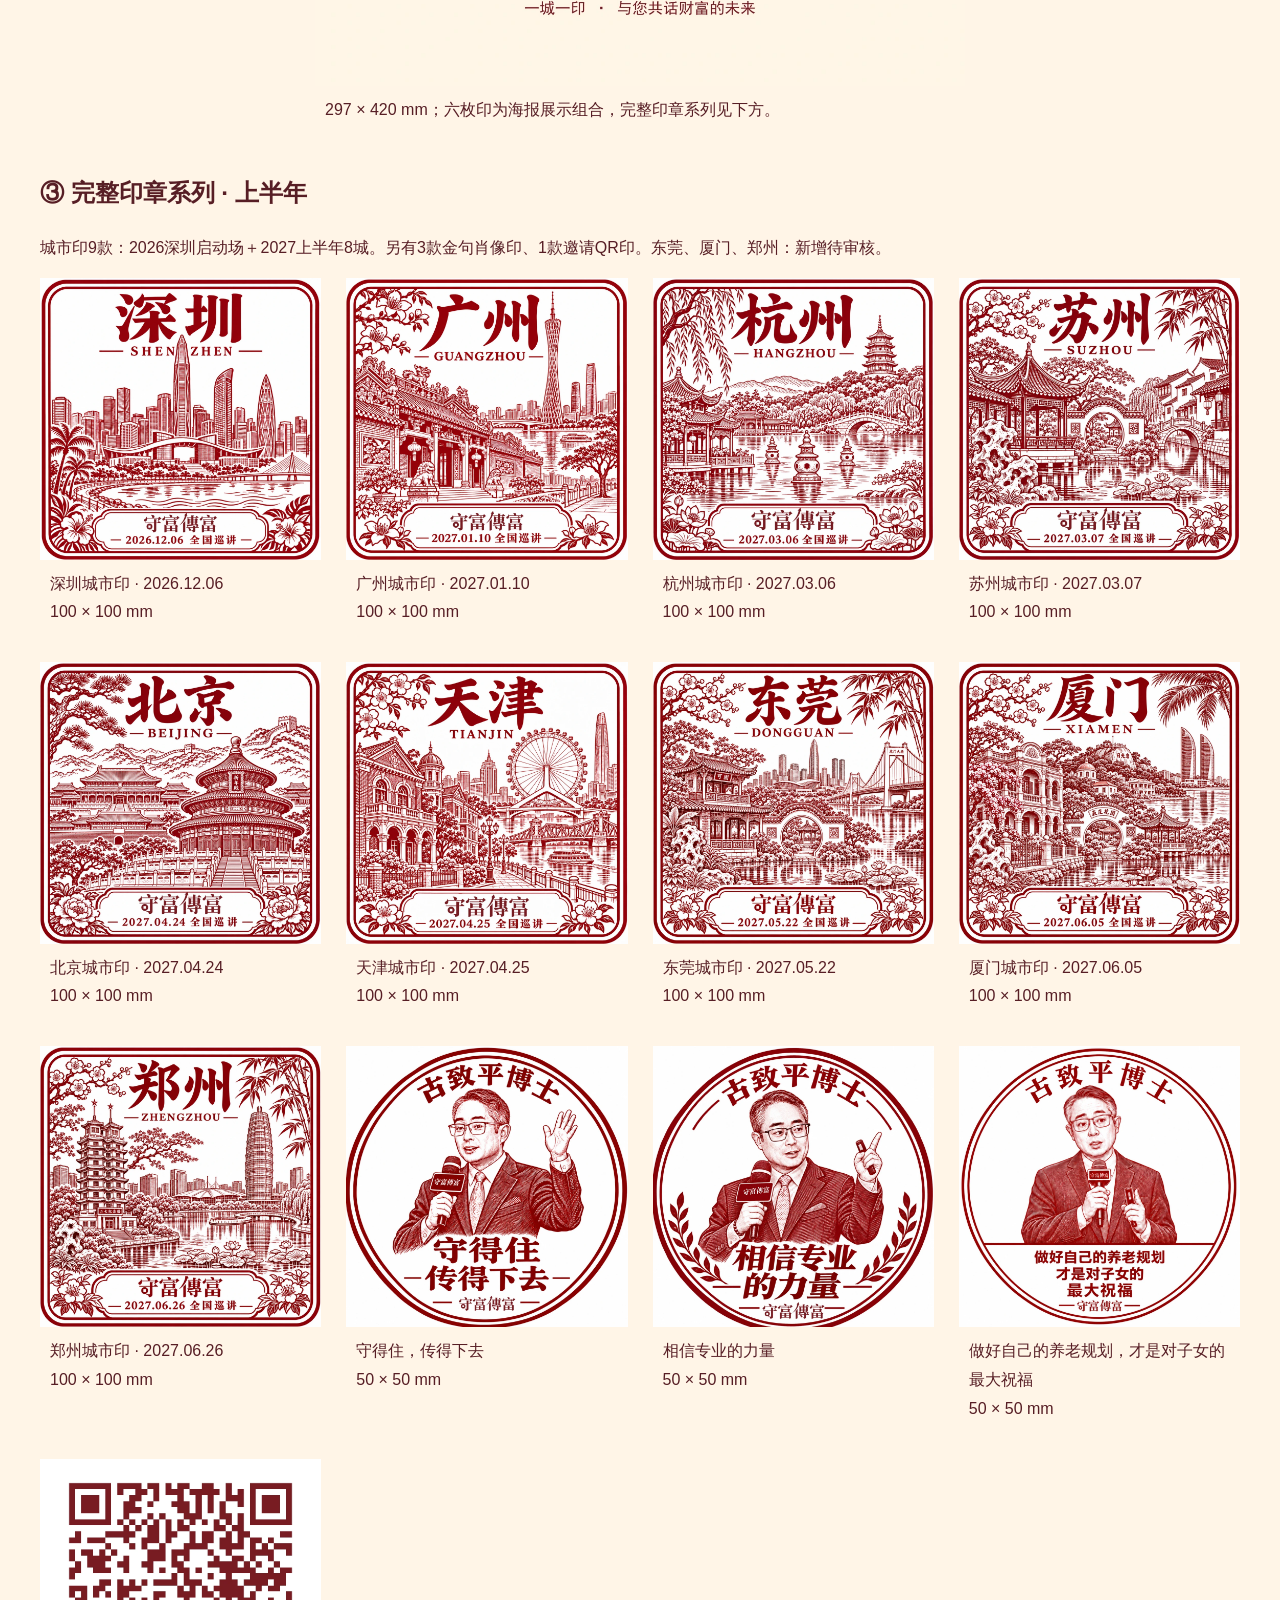
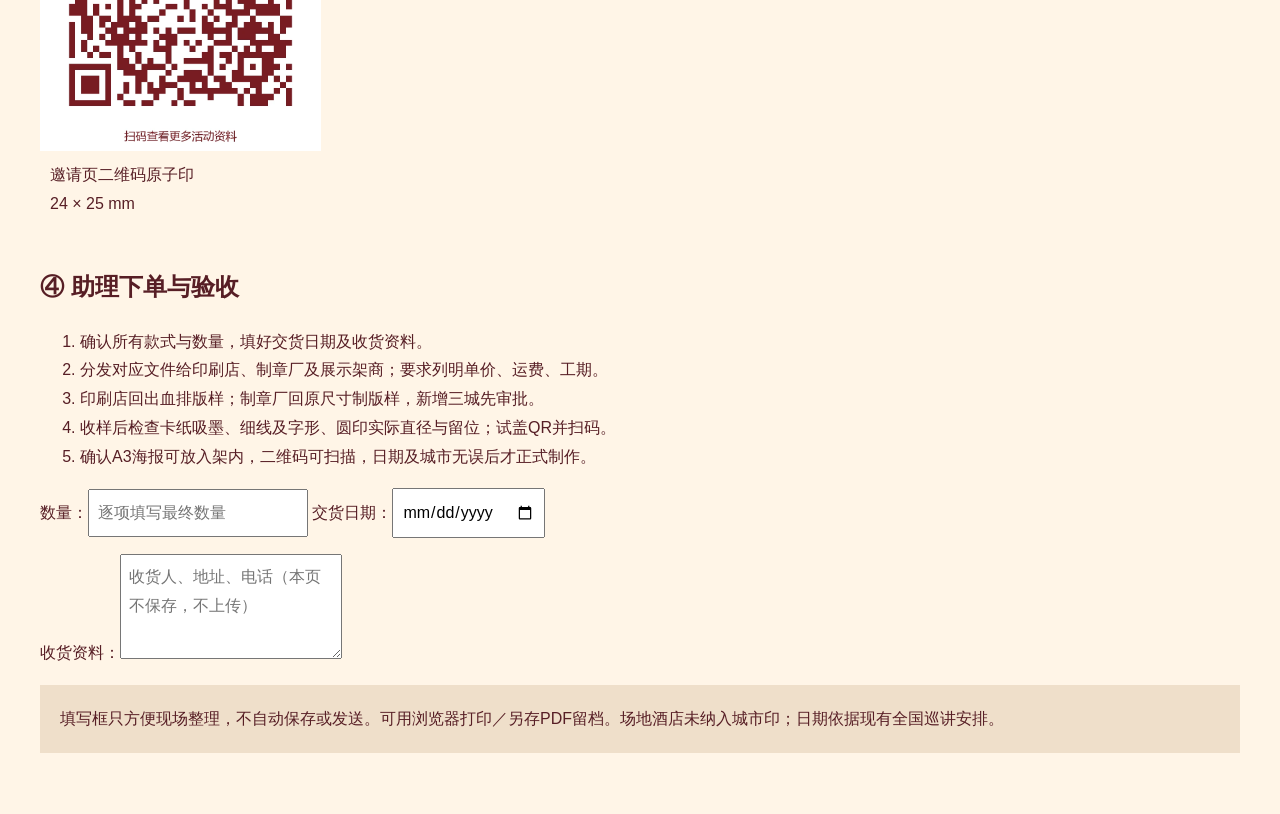
<file: TEMP/shoufu-wenfang/index.html>
<!doctype html><html lang="zh-Hans"><meta charset="utf-8"><meta name="viewport" content="width=device-width,initial-scale=1"><title>守富文房｜完整DEMO与供应商下单中心</title><meta property="og:title" content="守富文房｜完整DEMO与供应商下单中心"><meta property="og:description" content="上半年城市印、双面卡、A3海报及原尺寸下单文件，按供应商分类。"><meta property="og:image" content="https://brookstalent.github.io/DennisSo/TEMP/shoufu-wenfang/social.jpg"><style>*{box-sizing:border-box}body{margin:0;background:#fff5e7;color:#571e25;font:16px/1.8 'Microsoft YaHei',sans-serif}header{padding:40px 5%;background:#771c22;color:#fff5e7}main{max-width:1250px;margin:auto;padding:25px}section{margin:36px 0}h1{font-size:36px}a{color:inherit}nav{display:flex;gap:24px;flex-wrap:wrap}.btn{display:inline-block;padding:12px 20px;background:#771c22;color:white;margin:8px}.grid{display:grid;grid-template-columns:repeat(auto-fit,minmax(260px,1fr));gap:25px}figure{margin:0}img{width:100%;height:auto;display:block}figcaption{padding:10px}table{border-collapse:collapse;width:100%;font-size:14px}td,th{padding:12px;border:1px solid #c9b29d;text-align:left}.scroll{overflow:auto}.note{padding:20px;background:#efdfca}input,textarea{font:inherit;padding:8px;max-width:100%}@media print{nav,.btn{display:none}}</style><header><h1>守富文房 · 物料与下单中心</h1><p>2026深圳启动场＋2027年上半年｜最新版：2026年11月17日</p><nav><a href="#orders">①助理下单表</a><a href="#demo">②完整原型</a><a href="#stamps">③全部印章</a><a href="#check">④交货验收</a></nav></header><main><p class="note">一条链接查阅全部设计与制作文件。新加东莞、厦门、郑州三款须审核后制作；其余沿用已确认设计。建议数量不代表已确认订单。此页无供应商联络人，按类别找对应供应商询价。</p><a class="btn" href="downloads/all-order-files.zip">下载下单 PDF 总包 ZIP（PNG逐项下载）</a><a class="btn" href="downloads/ORDER-INSTRUCTIONS.txt">下载供应商说明 TXT</a><section id="orders"><h2>① 找谁做、做多大、交什么文件</h2><div class="scroll"><table><tr><th>物料</th><th>成品尺寸</th><th>数量</th><th>找谁</th><th>下单文件</th></tr><tr><td>双面明信片</td><td>105 × 148 mm</td><td>待确认</td><td>印刷店</td><td><a href="downloads/01-postcard-105x148mm-front-back.pdf">双面原尺寸 PDF</a></td></tr><tr><td>A3竖版海报</td><td>297 × 420 mm</td><td>建议1张，待确认</td><td>印刷店</td><td><a href="downloads/02-A3-poster-297x420mm.pdf">A3原尺寸 PDF</a></td></tr><tr><td>A3透明站立展示架</td><td>适配297 × 420 mm画面</td><td>建议1个，待确认</td><td>展示用品商</td><td>竖式桌面架，核对可视区及底座</td></tr><tr><td>深圳城市印 · 2026.12.06</td><td>100 × 100 mm</td><td>每款建议 1 枚；最终数量待确认</td><td>制章厂</td><td><a href="downloads/03-stamp-shenzhen-100x100mm.pdf">原尺寸 PDF</a> · <a href="downloads/stamp-shenzhen.png">原图 PNG</a></td></tr><tr><td>广州城市印 · 2027.01.10</td><td>100 × 100 mm</td><td>每款建议 1 枚；最终数量待确认</td><td>制章厂</td><td><a href="downloads/04-stamp-guangzhou-100x100mm.pdf">原尺寸 PDF</a> · <a href="downloads/stamp-guangzhou.png">原图 PNG</a></td></tr><tr><td>杭州城市印 · 2027.03.06</td><td>100 × 100 mm</td><td>每款建议 1 枚；最终数量待确认</td><td>制章厂</td><td><a href="downloads/05-stamp-hangzhou-100x100mm.pdf">原尺寸 PDF</a> · <a href="downloads/stamp-hangzhou.png">原图 PNG</a></td></tr><tr><td>苏州城市印 · 2027.03.07</td><td>100 × 100 mm</td><td>每款建议 1 枚；最终数量待确认</td><td>制章厂</td><td><a href="downloads/06-stamp-suzhou-100x100mm.pdf">原尺寸 PDF</a> · <a href="downloads/stamp-suzhou.png">原图 PNG</a></td></tr><tr><td>北京城市印 · 2027.04.24</td><td>100 × 100 mm</td><td>每款建议 1 枚；最终数量待确认</td><td>制章厂</td><td><a href="downloads/07-stamp-beijing-100x100mm.pdf">原尺寸 PDF</a> · <a href="downloads/stamp-beijing.png">原图 PNG</a></td></tr><tr><td>天津城市印 · 2027.04.25</td><td>100 × 100 mm</td><td>每款建议 1 枚；最终数量待确认</td><td>制章厂</td><td><a href="downloads/08-stamp-tianjin-100x100mm.pdf">原尺寸 PDF</a> · <a href="downloads/stamp-tianjin.png">原图 PNG</a></td></tr><tr><td>东莞城市印 · 2027.05.22</td><td>100 × 100 mm</td><td>每款建议 1 枚；最终数量待确认</td><td>制章厂</td><td><a href="downloads/09-stamp-dongguan-100x100mm.pdf">原尺寸 PDF</a> · <a href="downloads/stamp-dongguan.png">原图 PNG</a></td></tr><tr><td>厦门城市印 · 2027.06.05</td><td>100 × 100 mm</td><td>每款建议 1 枚；最终数量待确认</td><td>制章厂</td><td><a href="downloads/10-stamp-xiamen-100x100mm.pdf">原尺寸 PDF</a> · <a href="downloads/stamp-xiamen.png">原图 PNG</a></td></tr><tr><td>郑州城市印 · 2027.06.26</td><td>100 × 100 mm</td><td>每款建议 1 枚；最终数量待确认</td><td>制章厂</td><td><a href="downloads/11-stamp-zhengzhou-100x100mm.pdf">原尺寸 PDF</a> · <a href="downloads/stamp-zhengzhou.png">原图 PNG</a></td></tr><tr><td>守得住，传得下去</td><td>50 × 50 mm</td><td>每款建议 1 枚；最终数量待确认</td><td>制章厂</td><td><a href="downloads/12-stamp-portrait-50x50mm.pdf">原尺寸 PDF</a> · <a href="downloads/stamp-portrait.png">原图 PNG</a></td></tr><tr><td>相信专业的力量</td><td>50 × 50 mm</td><td>每款建议 1 枚；最终数量待确认</td><td>制章厂</td><td><a href="downloads/13-stamp-professional-50x50mm.pdf">原尺寸 PDF</a> · <a href="downloads/stamp-professional.png">原图 PNG</a></td></tr><tr><td>做好自己的养老规划，才是对子女的最大祝福</td><td>50 × 50 mm</td><td>每款建议 1 枚；最终数量待确认</td><td>制章厂</td><td><a href="downloads/14-stamp-retirement-50x50mm.pdf">原尺寸 PDF</a> · <a href="downloads/stamp-retirement.png">原图 PNG</a></td></tr><tr><td>邀请页二维码原子印</td><td>24 × 25 mm</td><td>建议 1 枚；最终数量待确认</td><td>制章厂</td><td><a href="downloads/15-stamp-invitation-qr-24x25mm.pdf">原尺寸 PDF</a> · <a href="downloads/stamp-invitation-qr.png">原图 PNG</a></td></tr></table></div><h3>印刷及制章要求</h3><p>卡片建议300–350g可吸墨无涂层卡纸，不覆膜。海报建议哑面纸或合成纸。以上为制作建议，需先确认报价与样品。</p><p>PDF均按成品原尺寸制作；印刷PDF为净尺寸，无出血，由印厂补3mm出血后回样。印章PDF正常阅读方向，由制章厂处理镜像。高清PNG可交厂家排版；不是可编辑矢量。</p><p>100mm城市原子印须先确认厂家工艺与均匀出墨能力。所有细线、反白与小字由厂家复核，未经确认不可自行缩小或改材质。QR印必须实物试盖扫码，确认后制作。</p><p><a href="downloads/stamp-standard.css">原子印尺寸标准 CSS</a> · <a href="https://www.figma.com/design/7HZzC4RoGzVXSyFN4GrBhc?node-id=2-5">Figma苏州／北京标准参考</a></p></section><section id="demo"><h2>② 完整原型与印刷稿</h2><p>下图是盖印效果示范；下单使用PDF与未盖印稿。正面QR位留白供盖印，背面有预印QR及老师圆印留位。</p><div class="grid"><figure><img src="assets/demo-front.webp"><figcaption>正面 · 盖印效果</figcaption></figure><figure><img src="assets/demo-back.webp"><figcaption>背面 · 盖印效果</figcaption></figure><figure><img src="assets/postcard-front.webp"><figcaption>正面 · 未盖印原稿</figcaption></figure><figure><img src="assets/postcard-back.webp"><figcaption>背面 · 未盖印原稿</figcaption></figure></div><h3>A3海报 · 已选定箭头与毛笔Logo</h3><figure style="max-width:650px;margin:auto"><img src="assets/poster-preview.webp"><figcaption>297 × 420 mm；六枚印为海报展示组合，完整印章系列见下方。</figcaption></figure></section><section id="stamps"><h2>③ 完整印章系列 · 上半年</h2><p>城市印9款：2026深圳启动场＋2027上半年8城。另有3款金句肖像印、1款邀请QR印。东莞、厦门、郑州：新增待审核。</p><div class="grid"><figure><img loading="lazy" src="assets/stamp-shenzhen.webp"><figcaption>深圳城市印 · 2026.12.06<br>100 × 100 mm</figcaption></figure><figure><img loading="lazy" src="assets/stamp-guangzhou.webp"><figcaption>广州城市印 · 2027.01.10<br>100 × 100 mm</figcaption></figure><figure><img loading="lazy" src="assets/stamp-hangzhou.webp"><figcaption>杭州城市印 · 2027.03.06<br>100 × 100 mm</figcaption></figure><figure><img loading="lazy" src="assets/stamp-suzhou.webp"><figcaption>苏州城市印 · 2027.03.07<br>100 × 100 mm</figcaption></figure><figure><img loading="lazy" src="assets/stamp-beijing.webp"><figcaption>北京城市印 · 2027.04.24<br>100 × 100 mm</figcaption></figure><figure><img loading="lazy" src="assets/stamp-tianjin.webp"><figcaption>天津城市印 · 2027.04.25<br>100 × 100 mm</figcaption></figure><figure><img loading="lazy" src="assets/stamp-dongguan.webp"><figcaption>东莞城市印 · 2027.05.22<br>100 × 100 mm</figcaption></figure><figure><img loading="lazy" src="assets/stamp-xiamen.webp"><figcaption>厦门城市印 · 2027.06.05<br>100 × 100 mm</figcaption></figure><figure><img loading="lazy" src="assets/stamp-zhengzhou.webp"><figcaption>郑州城市印 · 2027.06.26<br>100 × 100 mm</figcaption></figure><figure><img loading="lazy" src="assets/stamp-portrait.webp"><figcaption>守得住，传得下去<br>50 × 50 mm</figcaption></figure><figure><img loading="lazy" src="assets/stamp-professional.webp"><figcaption>相信专业的力量<br>50 × 50 mm</figcaption></figure><figure><img loading="lazy" src="assets/stamp-retirement.webp"><figcaption>做好自己的养老规划，才是对子女的最大祝福<br>50 × 50 mm</figcaption></figure><figure><img loading="lazy" src="assets/stamp-invitation-qr.webp"><figcaption>邀请页二维码原子印<br>24 × 25 mm</figcaption></figure></div></section><section id="check"><h2>④ 助理下单与验收</h2><ol><li>确认所有款式与数量，填好交货日期及收货资料。</li><li>分发对应文件给印刷店、制章厂及展示架商；要求列明单价、运费、工期。</li><li>印刷店回出血排版样；制章厂回原尺寸制版样，新增三城先审批。</li><li>收样后检查卡纸吸墨、细线及字形、圆印实际直径与留位；试盖QR并扫码。</li><li>确认A3海报可放入架内，二维码可扫描，日期及城市无误后才正式制作。</li></ol><p>数量：<input placeholder="逐项填写最终数量"> 交货日期：<input type="date"></p><p>收货资料：<textarea placeholder="收货人、地址、电话（本页不保存，不上传）" rows="3"></textarea></p><p class="note">填写框只方便现场整理，不自动保存或发送。可用浏览器打印／另存PDF留档。场地酒店未纳入城市印；日期依据现有全国巡讲安排。</p></section></main></html>
</file>
<file: client-review-v3.css>
/* Client Review V3 · reusable layer over retained Client Review V2 */
@import url('./client-review-v2.css');
:root{--review-blue:#66ccff;--review-ink:#163747;--review-muted:#5c747f;--review-line:#d8e6ec;--review-bg:#f3f7f9;--review-radius:10px;--review-gap:22px}
body{background:var(--review-bg);color:var(--review-ink)}
main{max-width:1160px;padding:38px 24px 64px}
.review-hero{display:flex;align-items:center;justify-content:space-between;gap:28px;margin-bottom:32px}
.review-hero-copy{min-width:0}.review-hero h1{margin:8px 0 12px}.review-umbrella{width:145px;flex:0 0 145px;color:#3883a3;display:block}.review-umbrella svg{width:100%;height:auto;display:block}
.review-section{margin:44px 0 0;scroll-margin-top:100px}.review-section-head{display:flex;align-items:flex-start;gap:16px;margin-bottom:22px}.review-section-head h2{margin:0;font-size:26px;line-height:1.45}.review-section-head p{margin:6px 0 0;color:var(--review-muted);font-size:14px}.review-section-number{font:500 27px/1.4 'Segoe UI',sans-serif;color:#237b9f;min-width:42px;letter-spacing:1px}
.review-grid{display:grid;grid-template-columns:repeat(2,minmax(0,1fr));gap:var(--review-gap)}
.review-card,.coverage-card,.priority-card{background:#fff;border:1px solid var(--review-line);border-top:4px solid var(--review-blue);border-radius:var(--review-radius);padding:26px;min-width:0}
.review-card h3,.coverage-card h3,.priority-card h3{font-size:21px;line-height:1.5;margin:0 0 18px}
.review-member{padding:18px 0;border-top:1px solid #e2ebef}.review-member:first-of-type{border-top:0;padding-top:0}.review-member h4{font-size:21px;margin:0 0 8px}.review-amount{font-size:29px;font-weight:700;line-height:1.4;font-variant-numeric:tabular-nums}.review-member p{font-size:14px;color:var(--review-muted)}
.review-breakdown{margin:14px 0 0;padding:14px;border-radius:6px}.review-breakdown summary{font-size:14px;color:#176589}.review-shared{display:inline-block;background:#eef7fc;color:#315f83;border-radius:4px;padding:3px 8px;font-size:12px;margin:6px 0}.review-note{font-size:13px;color:var(--review-muted);line-height:1.85}
.priority-grid{display:grid;grid-template-columns:repeat(3,minmax(0,1fr));gap:var(--review-gap)}.priority-card{display:flex;flex-direction:column}.priority-icon{display:block;width:105px;height:114px;color:#3883a3;margin:0 0 22px}.priority-icon svg{display:block;width:100%;height:100%}.priority-card p{font-size:15px;line-height:1.85}.priority-next{margin-top:auto;padding-top:16px;border-top:1px solid var(--review-line)}
.review-optional{margin:24px 0;padding:22px 26px;border:1px solid var(--review-line);border-radius:var(--review-radius);background:#fff}.review-optional>summary{cursor:pointer;display:flex;justify-content:space-between;align-items:center;gap:16px;font-size:18px;list-style:none}.review-optional>summary::-webkit-details-marker{display:none}.review-optional>summary::after{content:'＋';font-size:24px;color:#176589}.review-optional[open]>summary::after{content:'−'}.review-optional-body{margin-top:22px}.review-optional-label{font-size:12px;color:var(--review-muted);font-weight:400;display:block}
.review-finance-grid{display:grid;grid-template-columns:repeat(3,minmax(0,1fr));gap:var(--review-gap)}.review-finance-grid .review-card b{font-size:27px;display:block;margin:12px 0;line-height:1.4}.review-person-policies{display:grid;grid-template-columns:repeat(2,minmax(0,1fr));gap:var(--review-gap)}
.review-advisers{margin-top:48px;border-top:2px solid var(--review-blue);padding-top:30px}.review-adviser{display:grid;grid-template-columns:96px minmax(0,1fr);gap:24px;margin:0 0 30px}.review-adviser img{width:96px;height:96px;border-radius:50%;object-fit:cover;border:3px solid var(--review-blue)}.review-adviser h2{margin:0 0 6px}.review-adviser p{line-height:1.85}.review-adviser-links{display:flex;gap:18px;flex-wrap:wrap;font-size:14px}
.review-education{margin-top:36px;padding:30px;background:white;border:1px solid var(--review-line);border-radius:var(--review-radius)}.review-education h2{line-height:1.5}.review-education-body{max-width:850px;margin:auto}.review-education-body p{line-height:1.95}.review-education-body h3{margin-top:28px}.review-education-art{float:right;width:130px;margin:0 0 20px 24px;color:#3883a3}
@media(max-width:1000px){.priority-grid{grid-template-columns:1fr}.priority-icon{width:100px;height:108px}.review-finance-grid{grid-template-columns:1fr}}
@media(max-width:640px){main{padding:26px 18px 48px}.review-hero{gap:12px;align-items:center}.review-umbrella{width:86px;flex-basis:86px}.review-hero h1{font-size:25px}.review-grid,.review-person-policies{grid-template-columns:1fr}.review-section{margin-top:34px}.review-section-head{gap:12px}.review-section-head h2{font-size:23px}.review-section-number{font-size:24px;min-width:35px}.review-card,.coverage-card,.priority-card{padding:22px}.review-amount{font-size:27px}.review-adviser{grid-template-columns:70px minmax(0,1fr);gap:17px}.review-adviser img{width:70px;height:70px}.review-adviser h2{font-size:22px}.review-education{padding:24px}.review-optional{padding:20px}.review-education-art{width:100px;margin-left:16px}}
@media print{.review-section,.review-card,.priority-card{break-inside:avoid}.menu-button{display:none}}
</file>
<file: style.css>
/* Workspace additions over the unchanged Client Review V3/V2 CSS. */
aside{display:none}body{display:block;background:var(--review-bg);color:var(--review-ink);font-family:"Microsoft JhengHei","Segoe UI",sans-serif}main{width:100%;max-width:1160px;margin:auto;padding:38px 24px 64px}header{padding:0 0 22px;background:transparent;font-size:16px}.brand{font-family:inherit;font-size:18px}.intro{margin:35px 0}.intro p{color:var(--review-muted)}.save,#date{font-size:12px;color:var(--review-muted)}.birthday-toolbar{display:flex;align-items:center;gap:16px;flex-wrap:wrap;margin:12px 0 18px}input,textarea,button{font:inherit}input,textarea{border:1px solid #bdcfd7;background:white;border-radius:5px;padding:10px;color:var(--review-ink);min-width:0}button{cursor:pointer}.birthday-message{width:100%;resize:vertical;margin:18px 0 10px;font-size:14px;line-height:1.8}.birthday-phone{width:100%;font-size:13px}.phone-status{margin:8px 0 16px}.birthday-actions{display:flex;gap:8px;flex-wrap:wrap}.birthday-actions .whatsapp-button{margin:0;font-size:12px;padding:9px 12px;color:#176589;cursor:pointer}.greeting{background:#fff8e9;border:1px solid #eedda8;text-align:center;padding:38px 20px;margin-bottom:20px;border-radius:8px}.greeting small{letter-spacing:4px;color:#987c46}.greeting h2{font-size:36px;color:#3883a3;margin:18px}.greeting p{line-height:2}.greeting span{color:#987c46;font-size:14px}.stats{display:grid;grid-template-columns:repeat(3,1fr) 1.4fr;gap:16px;border:0;padding:0;margin:25px 0}.stats>div,.stats>div:first-child{background:white;border:1px solid var(--review-line);border-radius:8px;padding:20px}.stats span{font-size:13px;color:var(--review-muted)}.stats strong{display:block;font-size:30px;color:var(--review-ink)}.stats .quote{font-size:14px;color:var(--review-muted);padding-top:25px}.board{background:white;border:1px solid var(--review-line);border-top:4px solid #66ccff;border-radius:10px;padding:26px}.board-heading{display:flex;justify-content:space-between;align-items:center;margin-bottom:20px}.board-heading h2{font-size:20px;margin:0}#count{font-size:12px;color:var(--review-muted)}form{display:flex;gap:8px}#task{flex:1}#due{width:150px;font-size:12px}.primary{background:#176589;color:white;white-space:nowrap;border:0;border-radius:5px;padding:10px 16px}.tools{display:flex;justify-content:space-between;align-items:center;gap:12px;margin:20px 0 6px}.tools input{width:180px;font-size:12px}.tools span{font-size:12px;color:var(--review-muted)}.row{display:flex;align-items:center;gap:12px;padding:18px 0;border-bottom:1px solid var(--review-line)}.row:last-child{border:0}.check{width:20px;height:20px;accent-color:#237b9f;flex-shrink:0}.content{flex:1;min-width:0}.title{font-size:14px;overflow-wrap:anywhere}.completed .title{text-decoration:line-through;color:#82939a}.meta{font-size:11px;color:var(--review-muted);margin-top:4px}.late{color:#ac6137}.icon{border:0;background:none;color:#879da6;font-size:19px;padding:5px}.starred{color:#b28b42}.delete{font-size:16px}.empty{text-align:center;padding:40px;color:var(--review-muted);font-size:13px}.empty strong{display:block;font-size:25px;margin-bottom:12px;font-weight:400}footer{font-size:11px;display:flex;justify-content:space-between;align-items:center;gap:12px;margin-top:22px;color:var(--review-muted)}footer button{font-size:12px;background:none;border:0;padding:8px;color:#176589}.sr{position:absolute;width:1px;height:1px;overflow:hidden;clip:rect(0,0,0,0)}#message{font-size:12px;color:#986b38}:focus-visible{outline:3px solid #66ccff;outline-offset:2px}@media(max-width:700px){.stats{grid-template-columns:repeat(3,1fr);gap:8px}.stats>div,.stats>div:first-child{padding:14px}.stats .quote{display:none}form{flex-wrap:wrap}#task{flex-basis:100%}.primary{flex:1}.tools span{font-size:10px;max-width:105px}.board{padding:18px}footer{align-items:flex-start;flex-direction:column}header .save{max-width:100px;text-align:right}.birthday-actions .whatsapp-button{font-size:12px}}
.language-control{display:flex;align-items:center;gap:8px;margin-top:18px;font-size:13px}.language-control select{font:inherit;padding:8px;border:1px solid #bdcfd7;border-radius:5px;background:white;color:#163747}.birthday-actions{margin:14px 0}.workflow-done{border-top-color:#75a88d;background:#f7fcf9}.birthday-log{grid-column:1/-1;padding:18px;border:1px solid #d8e6ec;border-radius:8px}.birthday-log button{margin-left:12px}#workflowExport,#workflowImport{font:inherit;font-size:13px;border:1px solid #bdcfd7;padding:10px;background:white;border-radius:5px;margin:8px 8px 0 0}#loopHistory ol{font-size:14px;columns:2}#loopHistory>div{margin-bottom:25px}@media(max-width:600px){#loopHistory ol{columns:1}}
html[data-directory-locked] main{display:none!important}.directory-gate{max-width:520px;margin:12vh auto;padding:32px;background:white;border:1px solid #d8e6ec;border-top:4px solid #66ccff;border-radius:10px}.directory-gate h1{font-size:28px}.directory-gate form{display:grid;gap:18px}.directory-gate label input{display:block;width:100%;margin-top:8px}.directory-gate p{font-size:14px;color:#5c747f}.directory-device{display:flex;justify-content:space-between;align-items:center;gap:12px;padding:16px 0}.directory-device button{font:inherit;font-size:12px;padding:8px;border:1px solid #bdcfd7;border-radius:5px;background:white;color:#176589}@media(max-width:600px){.directory-gate{margin:12vh 18px;padding:24px}.directory-device{align-items:flex-start;flex-direction:column}}
header #save{display:block!important;width:auto!important;max-width:140px!important;min-width:90px!important;flex:0 0 auto!important;font:11px/1.6 "Microsoft JhengHei","Segoe UI",sans-serif!important;color:#5c747f!important;background:transparent!important;padding:0!important;border:0!important;white-space:normal!important;letter-spacing:normal!important;height:auto!important;text-align:right!important}
.phone-control{display:block;margin:12px 0;font-size:12px;color:#5c747f}.phone-control input{display:block;width:100%;margin-top:7px}.whatsapp-button[aria-disabled="true"]{opacity:.6;cursor:not-allowed}
</file>
